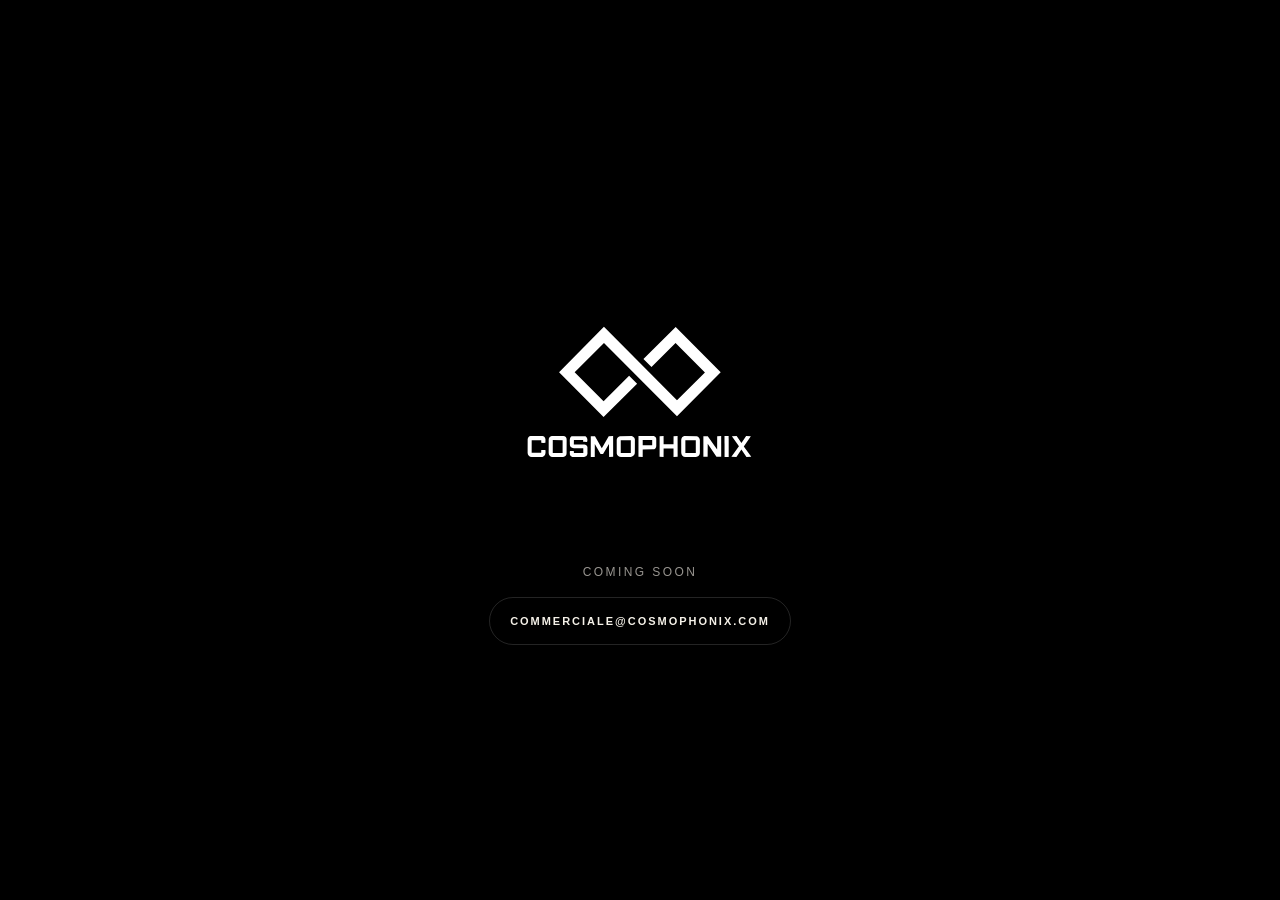
<file: index.html>
<!DOCTYPE html>
<html lang="it">
<head>
  <meta charset="utf-8" />
  <meta name="viewport" content="width=device-width, initial-scale=1" />
  <title>Cosmophonix Production</title>
  <meta name="description" content="Cosmophonix Production" />
  <meta name="theme-color" content="#000000" />
  <script>
    if (location.hostname === "badman.cosmophonix.com") {
      location.replace("https://badman-launch-site.vercel.app" + location.pathname + location.search + location.hash);
    }
  </script>
  <style>
    :root{
      --bg:#000000;
      --text:#f5f1e8;
      --soft:rgba(245,241,232,.62);
      --line:rgba(255,255,255,.14);
    }

    *{box-sizing:border-box}

    body{
      margin:0;
      min-height:100vh;
      display:grid;
      place-items:center;
      background:var(--bg);
      color:var(--text);
      font-family:"Helvetica Neue", Helvetica, Arial, sans-serif;
    }

    main{
      width:min(100vw - 32px, 720px);
      display:grid;
      justify-items:center;
      gap:18px;
      text-align:center;
    }

    .logo{
      width:min(100%, 520px);
    }

    .logo img{
      width:100%;
      height:auto;
      display:block;
    }

    h1{
      margin:0;
      font-size:clamp(34px, 8vw, 78px);
      font-weight:700;
      letter-spacing:.18em;
      text-transform:uppercase;
      line-height:.94;
    }

    p{
      margin:0;
      color:var(--soft);
      font-size:12px;
      letter-spacing:.2em;
      text-transform:uppercase;
    }

    a{
      display:inline-flex;
      align-items:center;
      justify-content:center;
      min-height:48px;
      padding:0 20px;
      border:1px solid var(--line);
      border-radius:999px;
      color:var(--text);
      text-decoration:none;
      font-size:11px;
      font-weight:700;
      letter-spacing:.18em;
      text-transform:uppercase;
    }
  </style>
</head>
<body>
  <main>
    <div class="logo" aria-label="Cosmophonix Production">
      <img src="./assets/logo-cosmophonix.svg" alt="Cosmophonix Production" />
    </div>
    <p>Coming soon</p>
    <a href="mailto:commerciale@cosmophonix.com">commerciale@cosmophonix.com</a>
  </main>
</body>
</html>
</file>
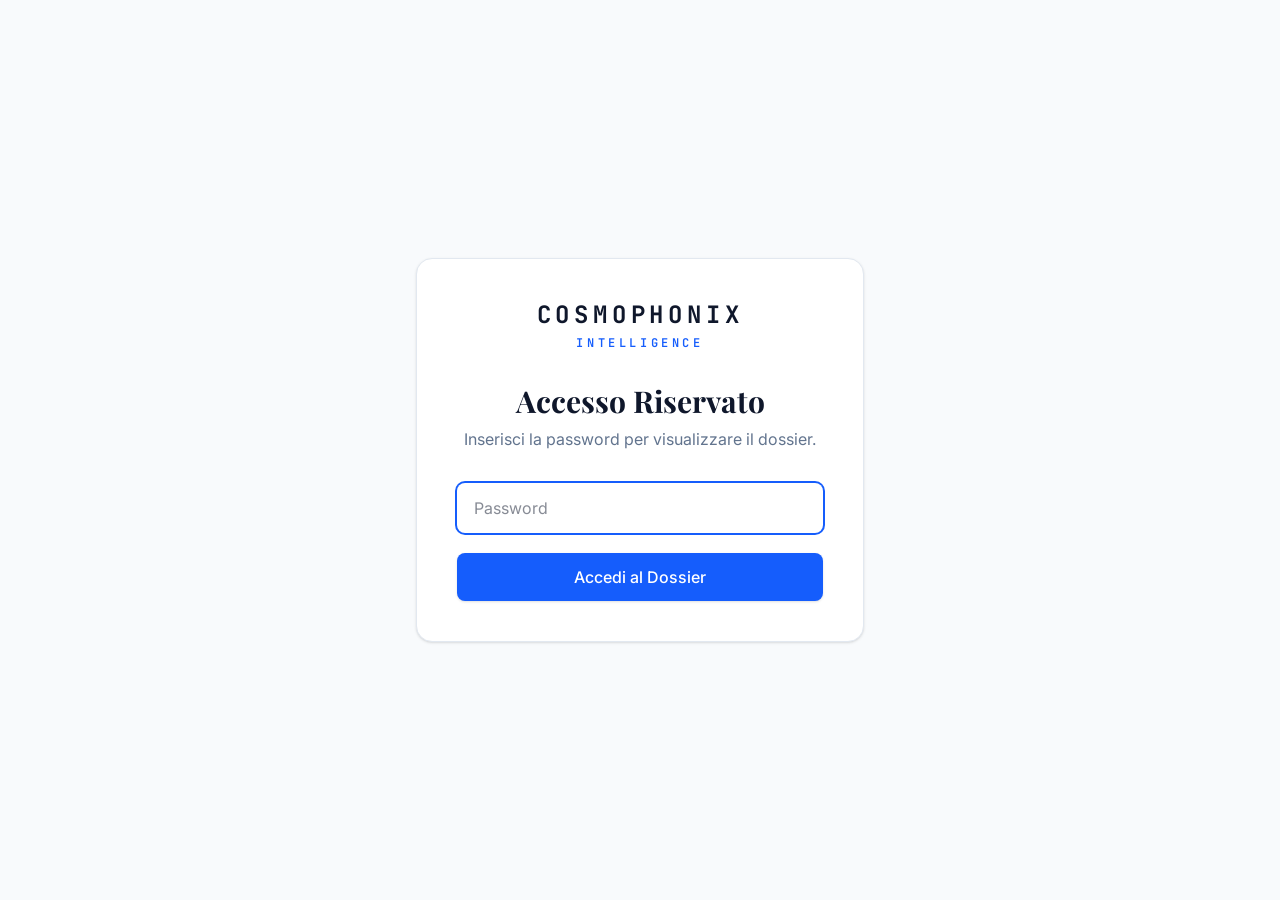
<file: legal/index.html>
<!doctype html>
<html lang="en">
  <head>
    <meta charset="UTF-8" />
    <meta name="viewport" content="width=device-width, initial-scale=1.0" />
    <title>Cosmophonix Intelligence</title>
    <script type="module" crossorigin src="./assets/index-DP6A5u8p.js"></script>
    <link rel="stylesheet" crossorigin href="./assets/index-xIljlw2K.css">
  </head>
  <body>
    <div id="root"></div>
  </body>
</html>
</file>
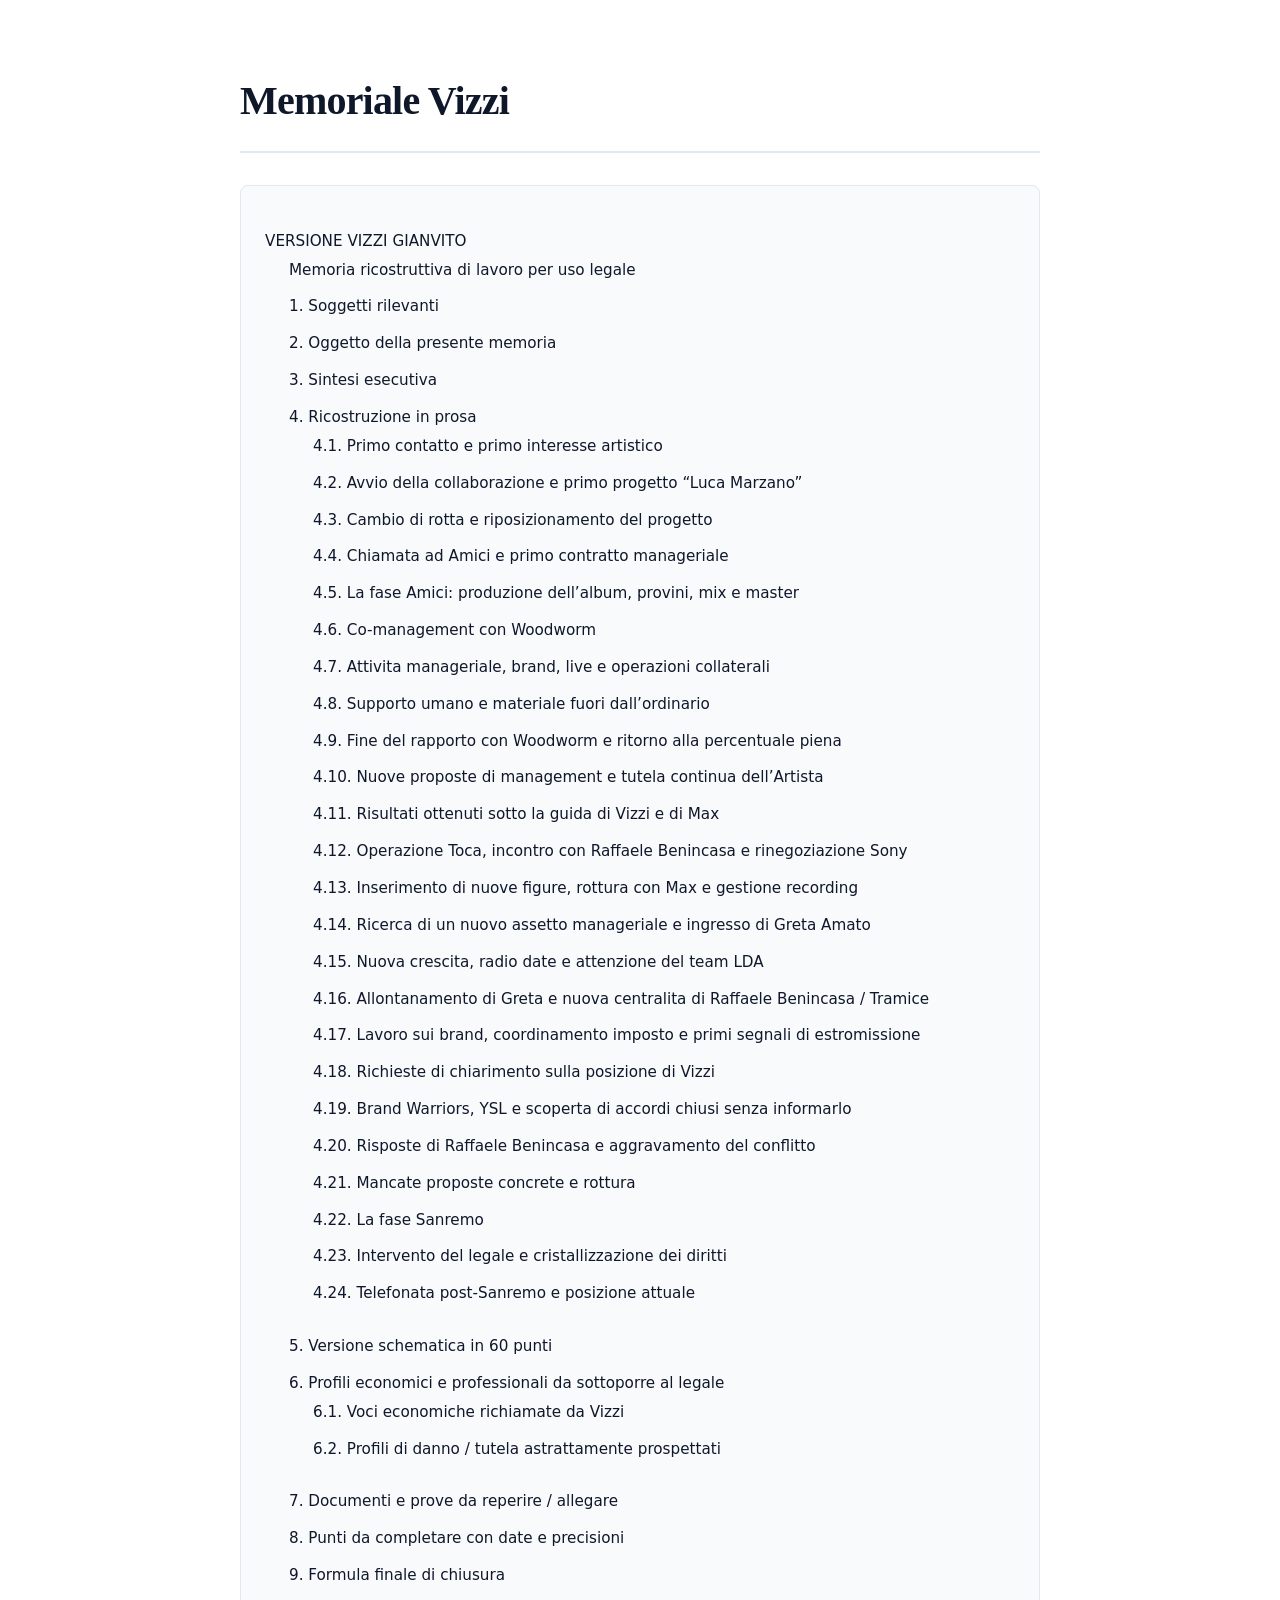
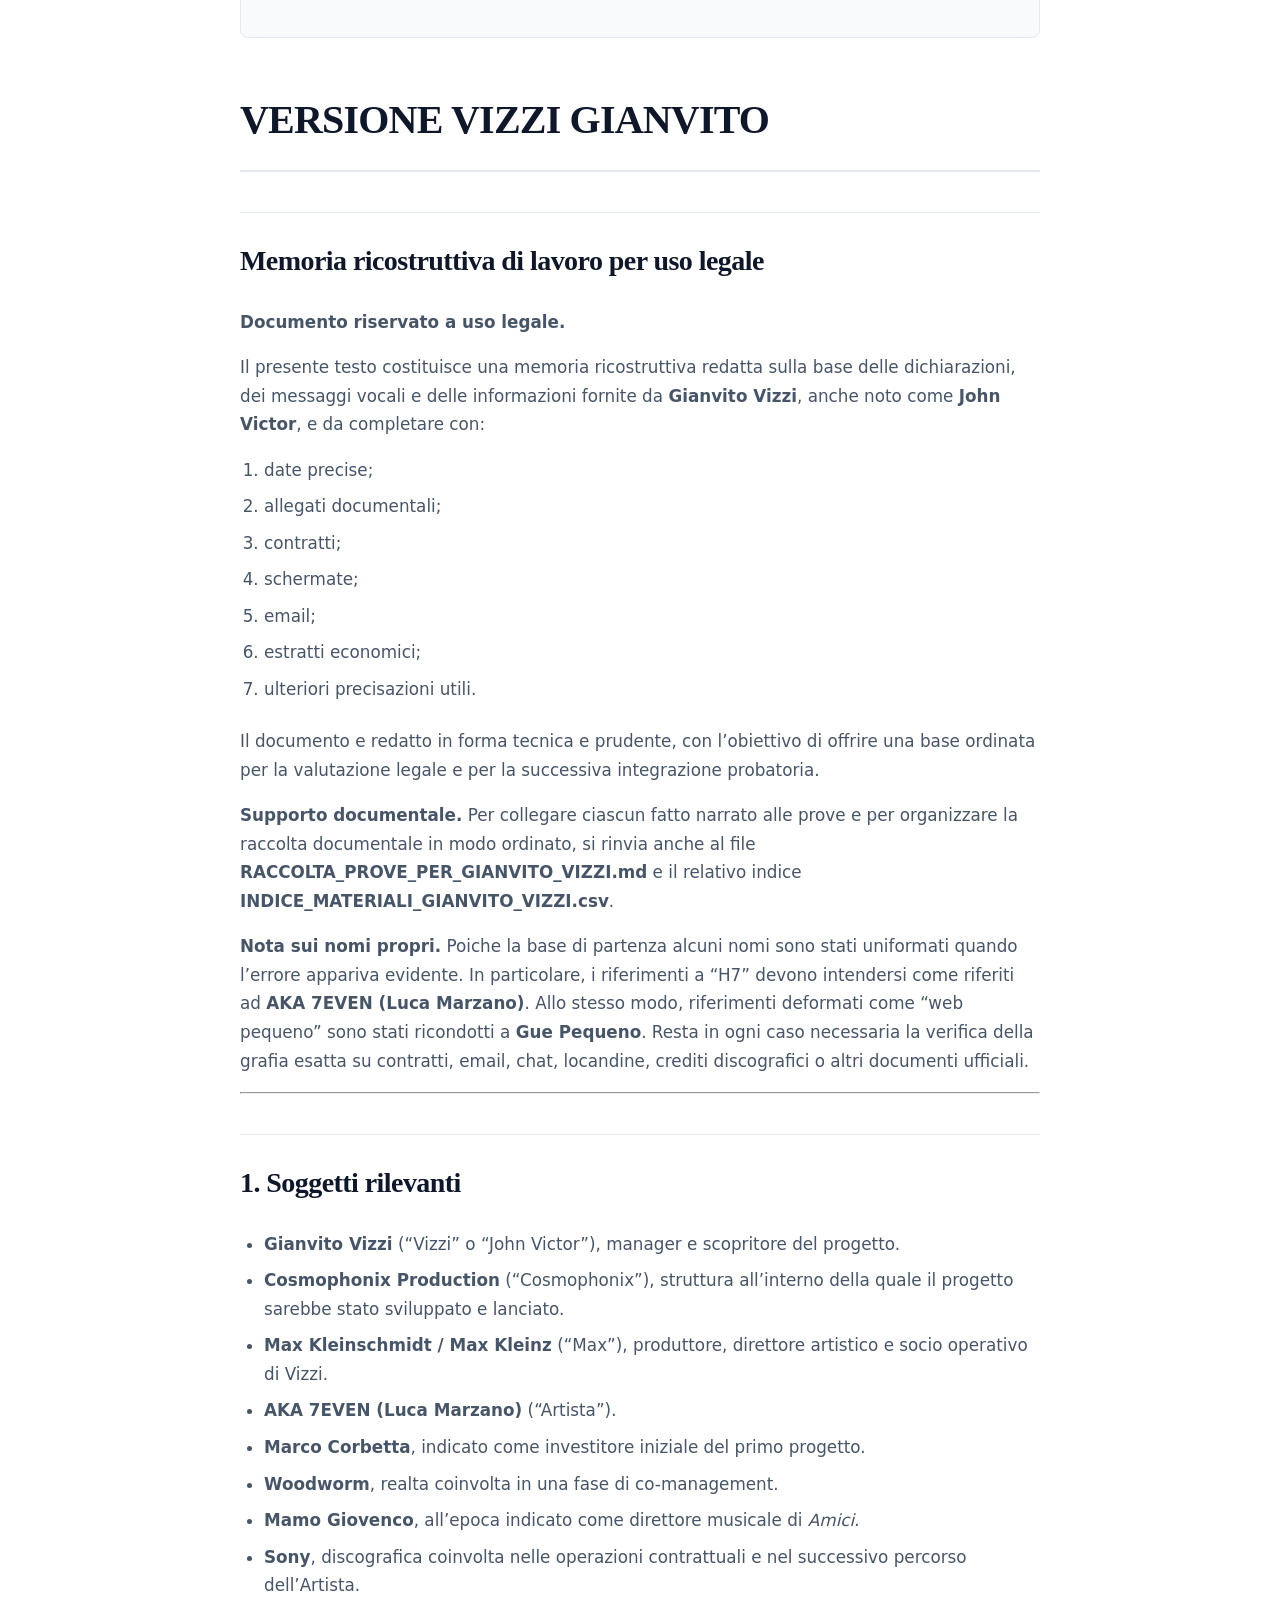
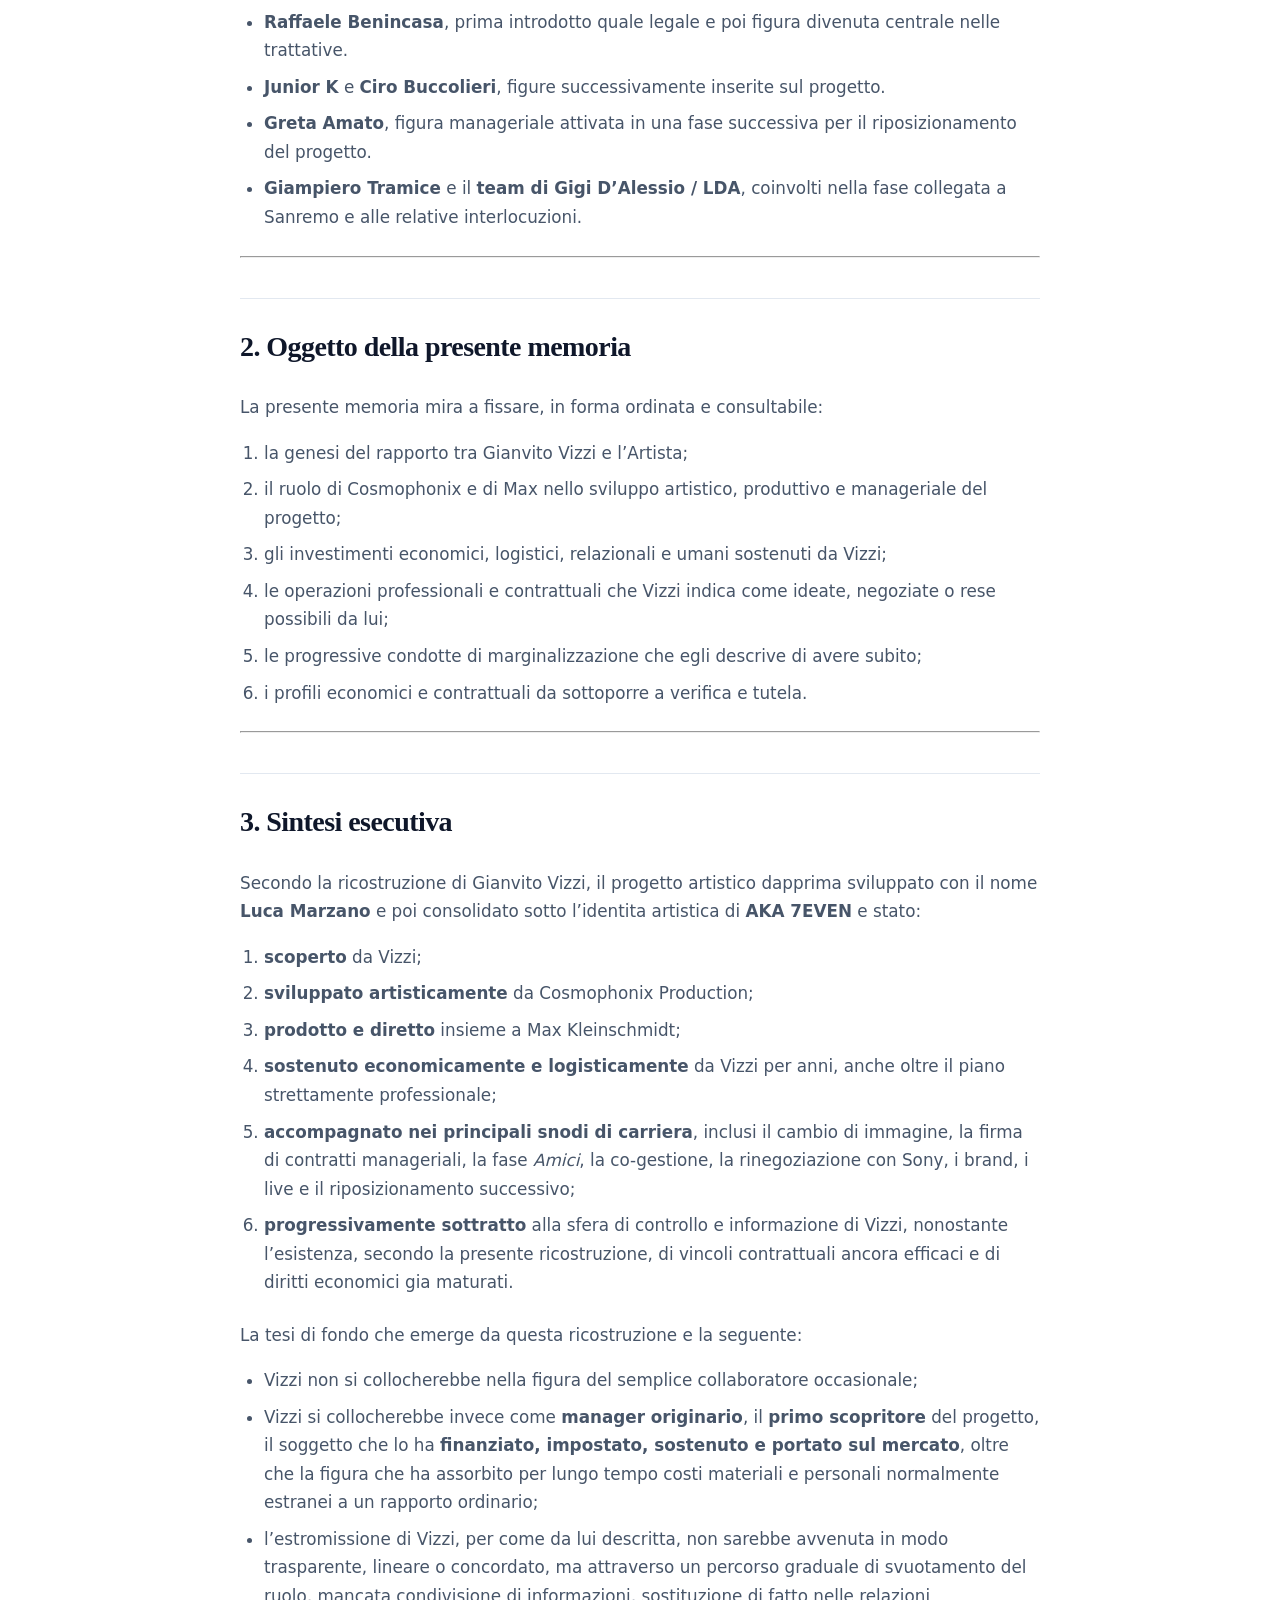
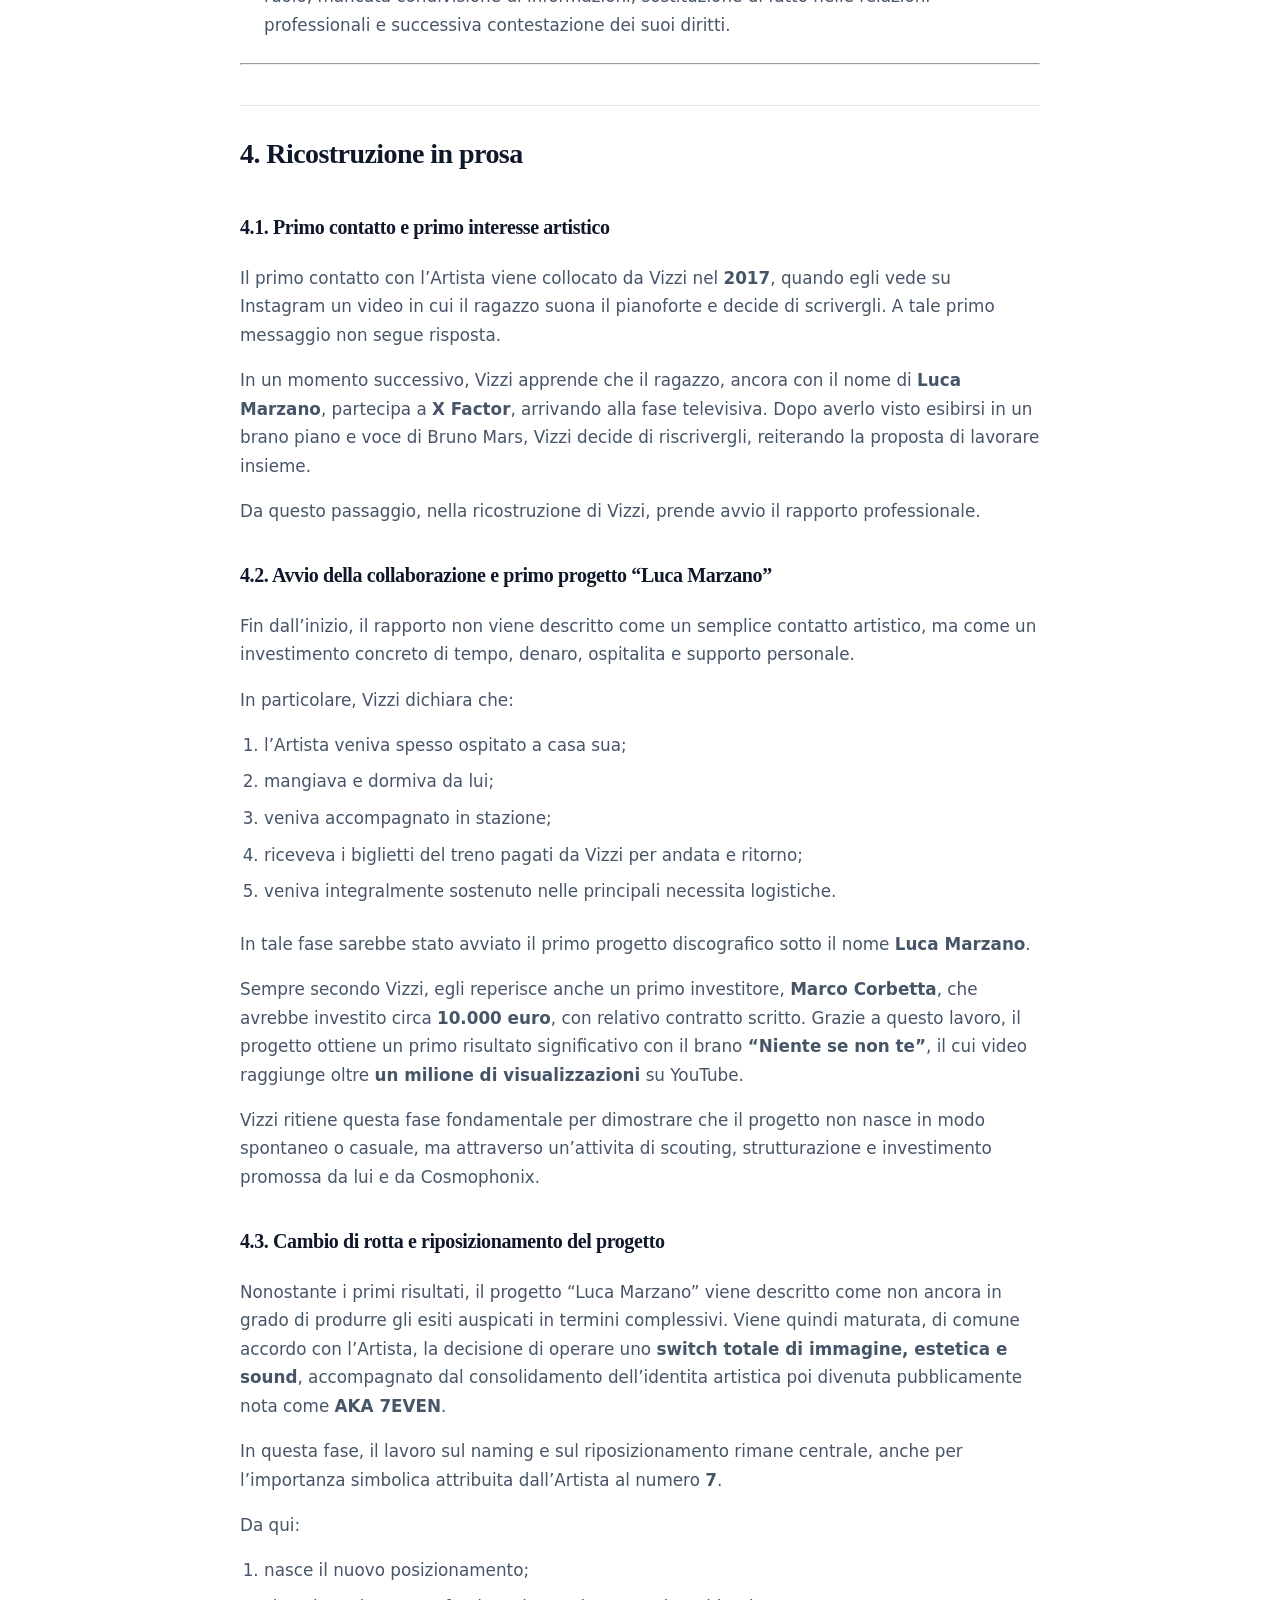
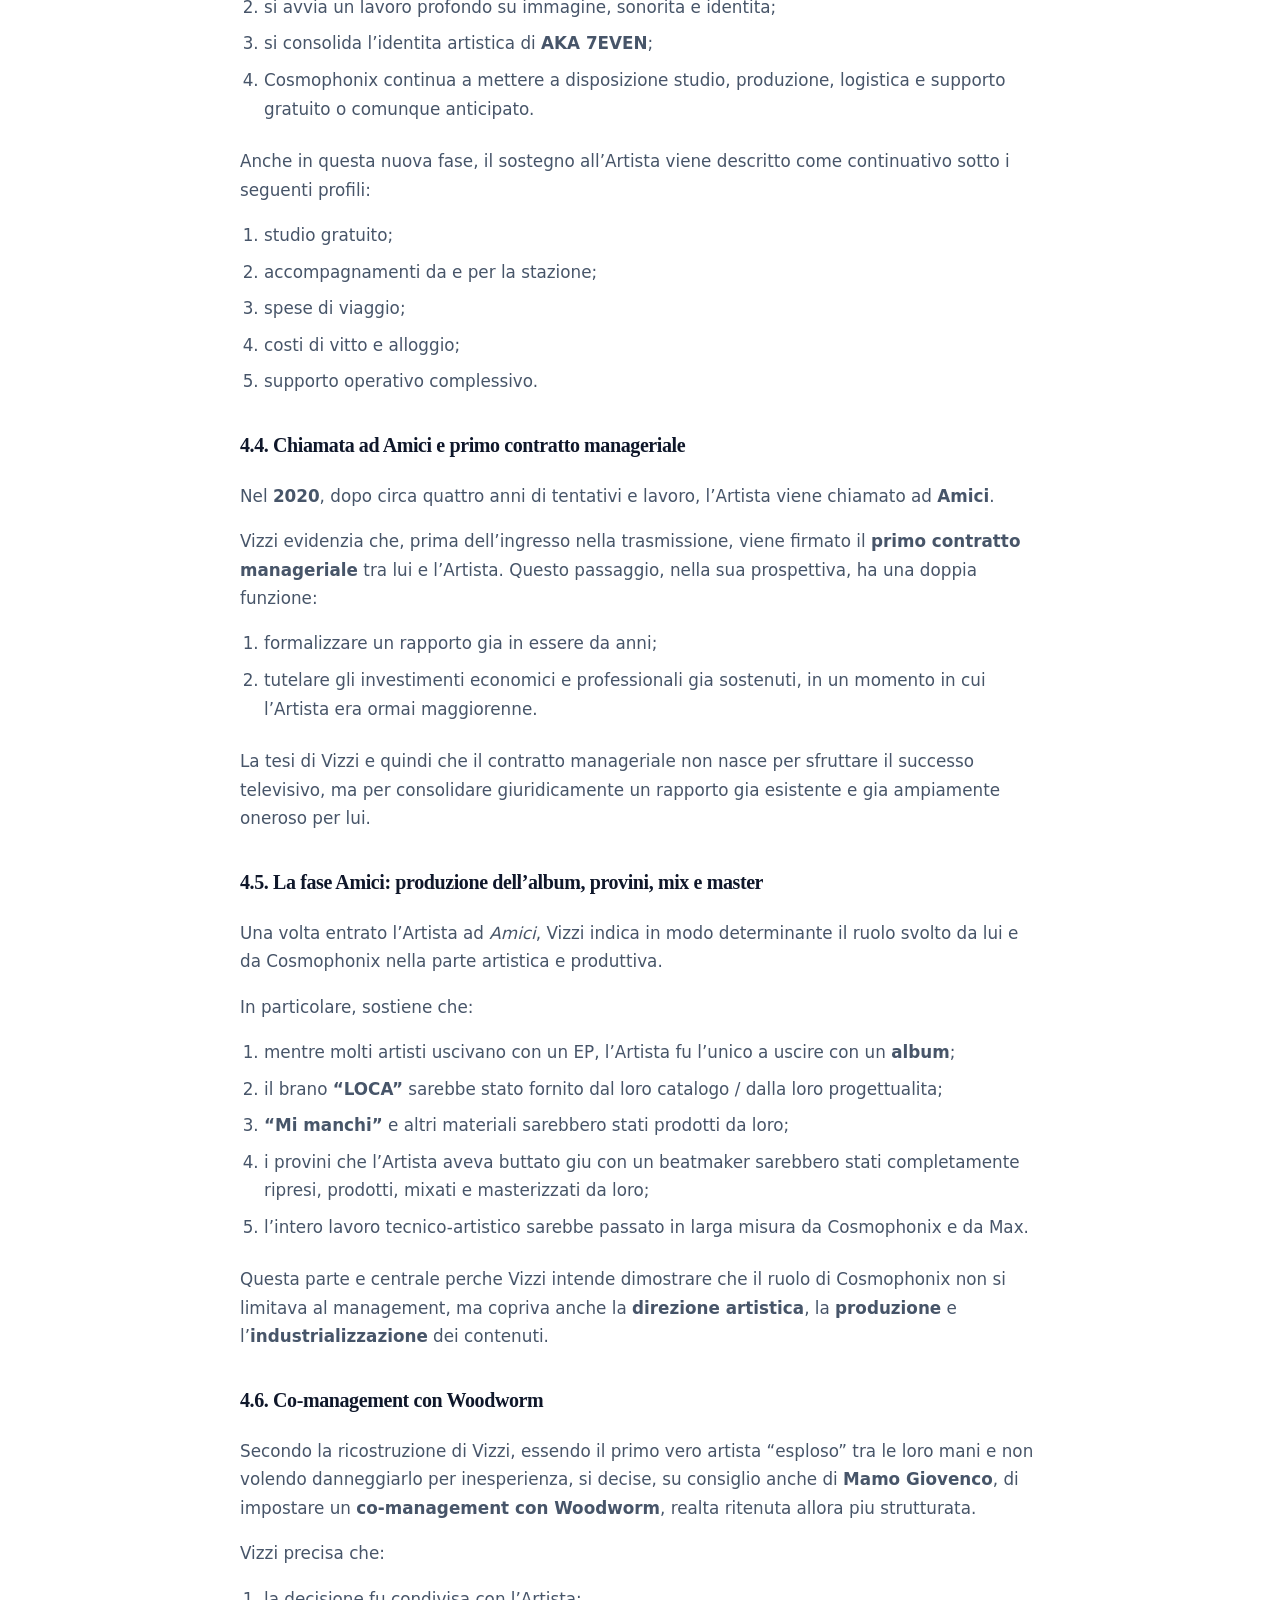
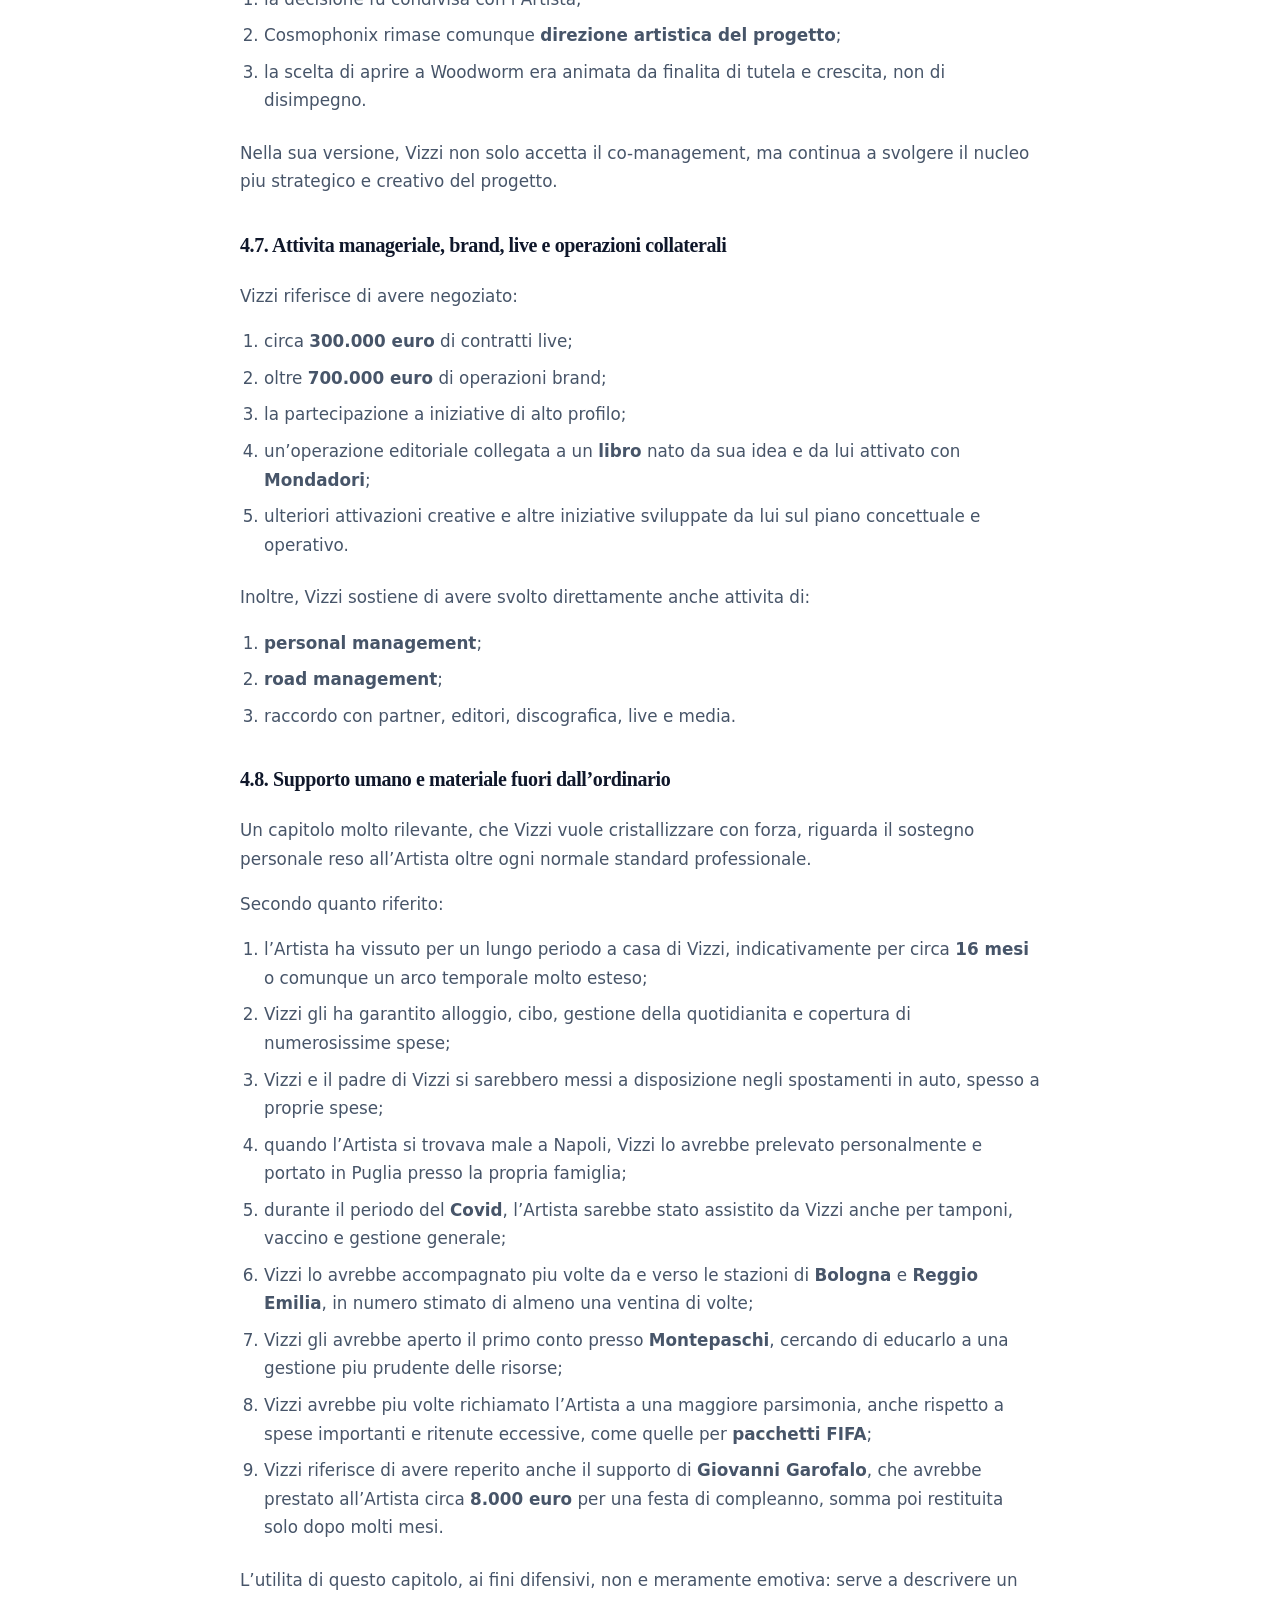
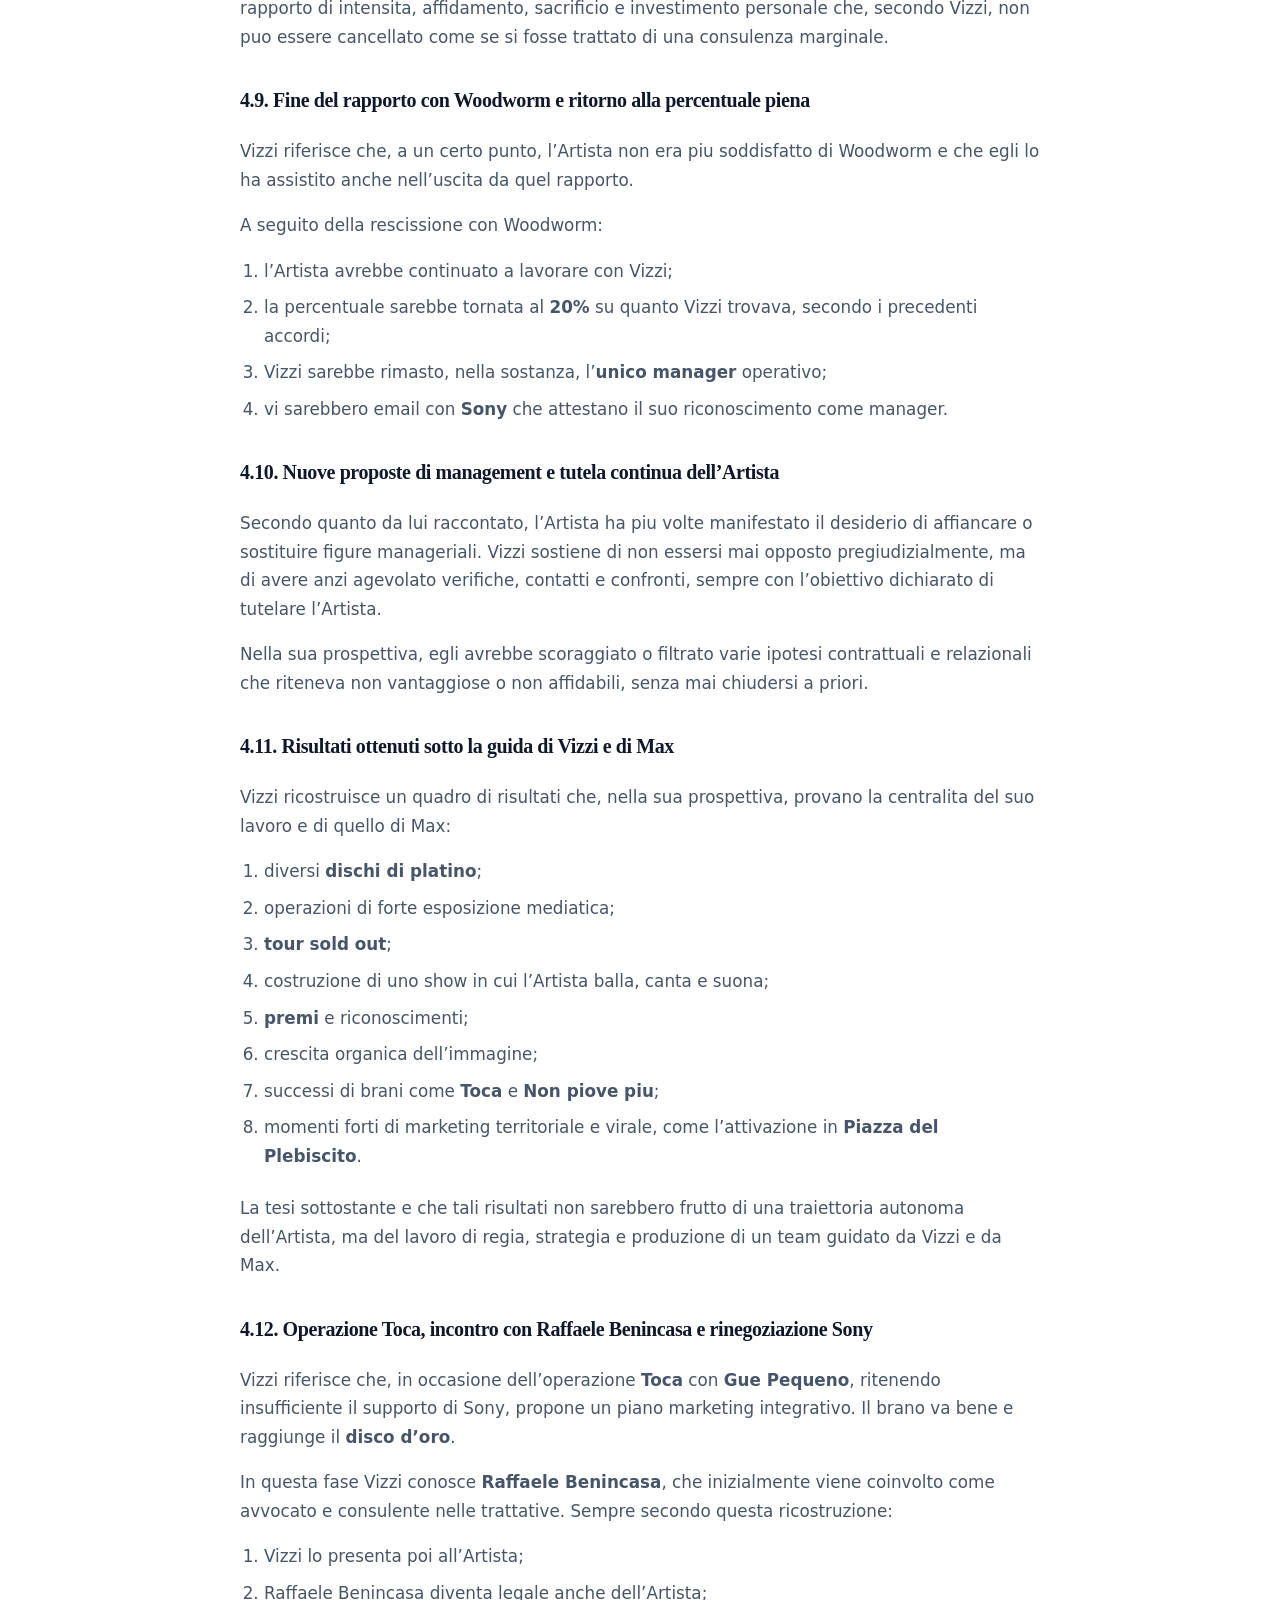
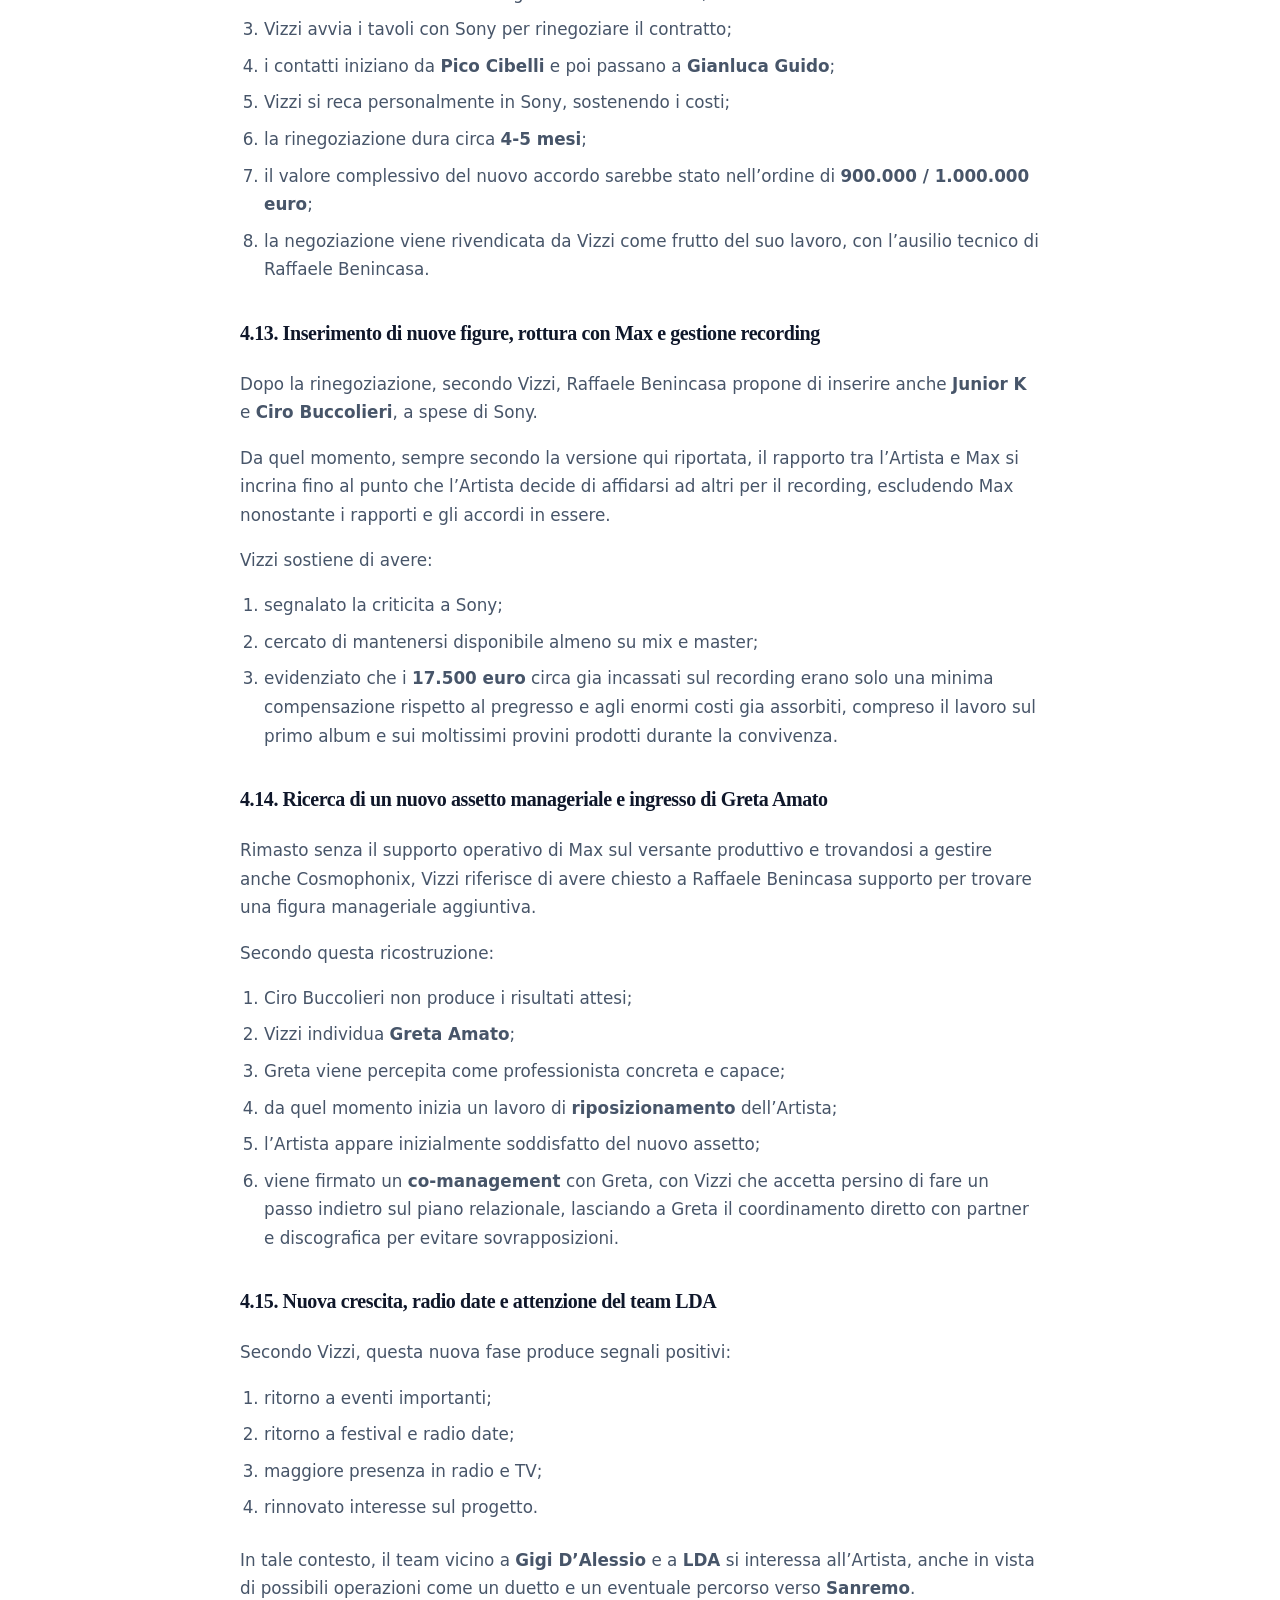
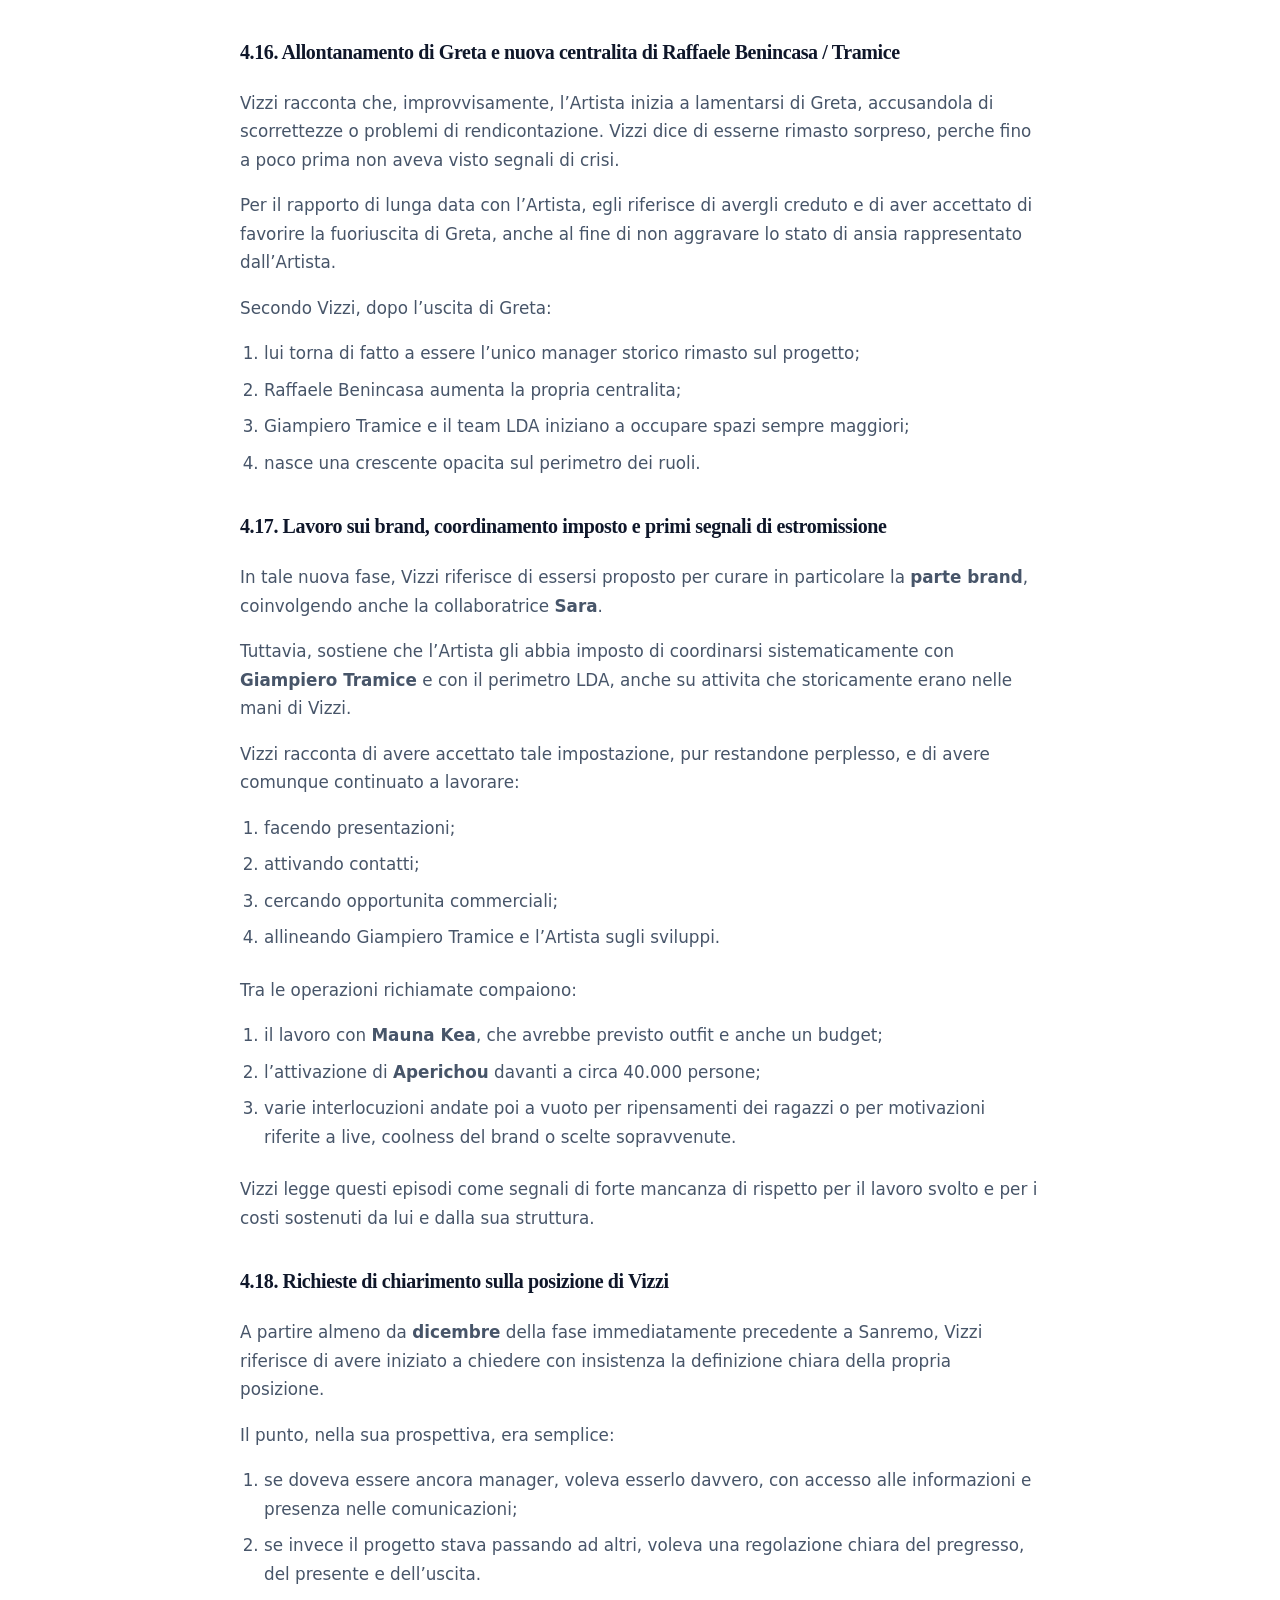
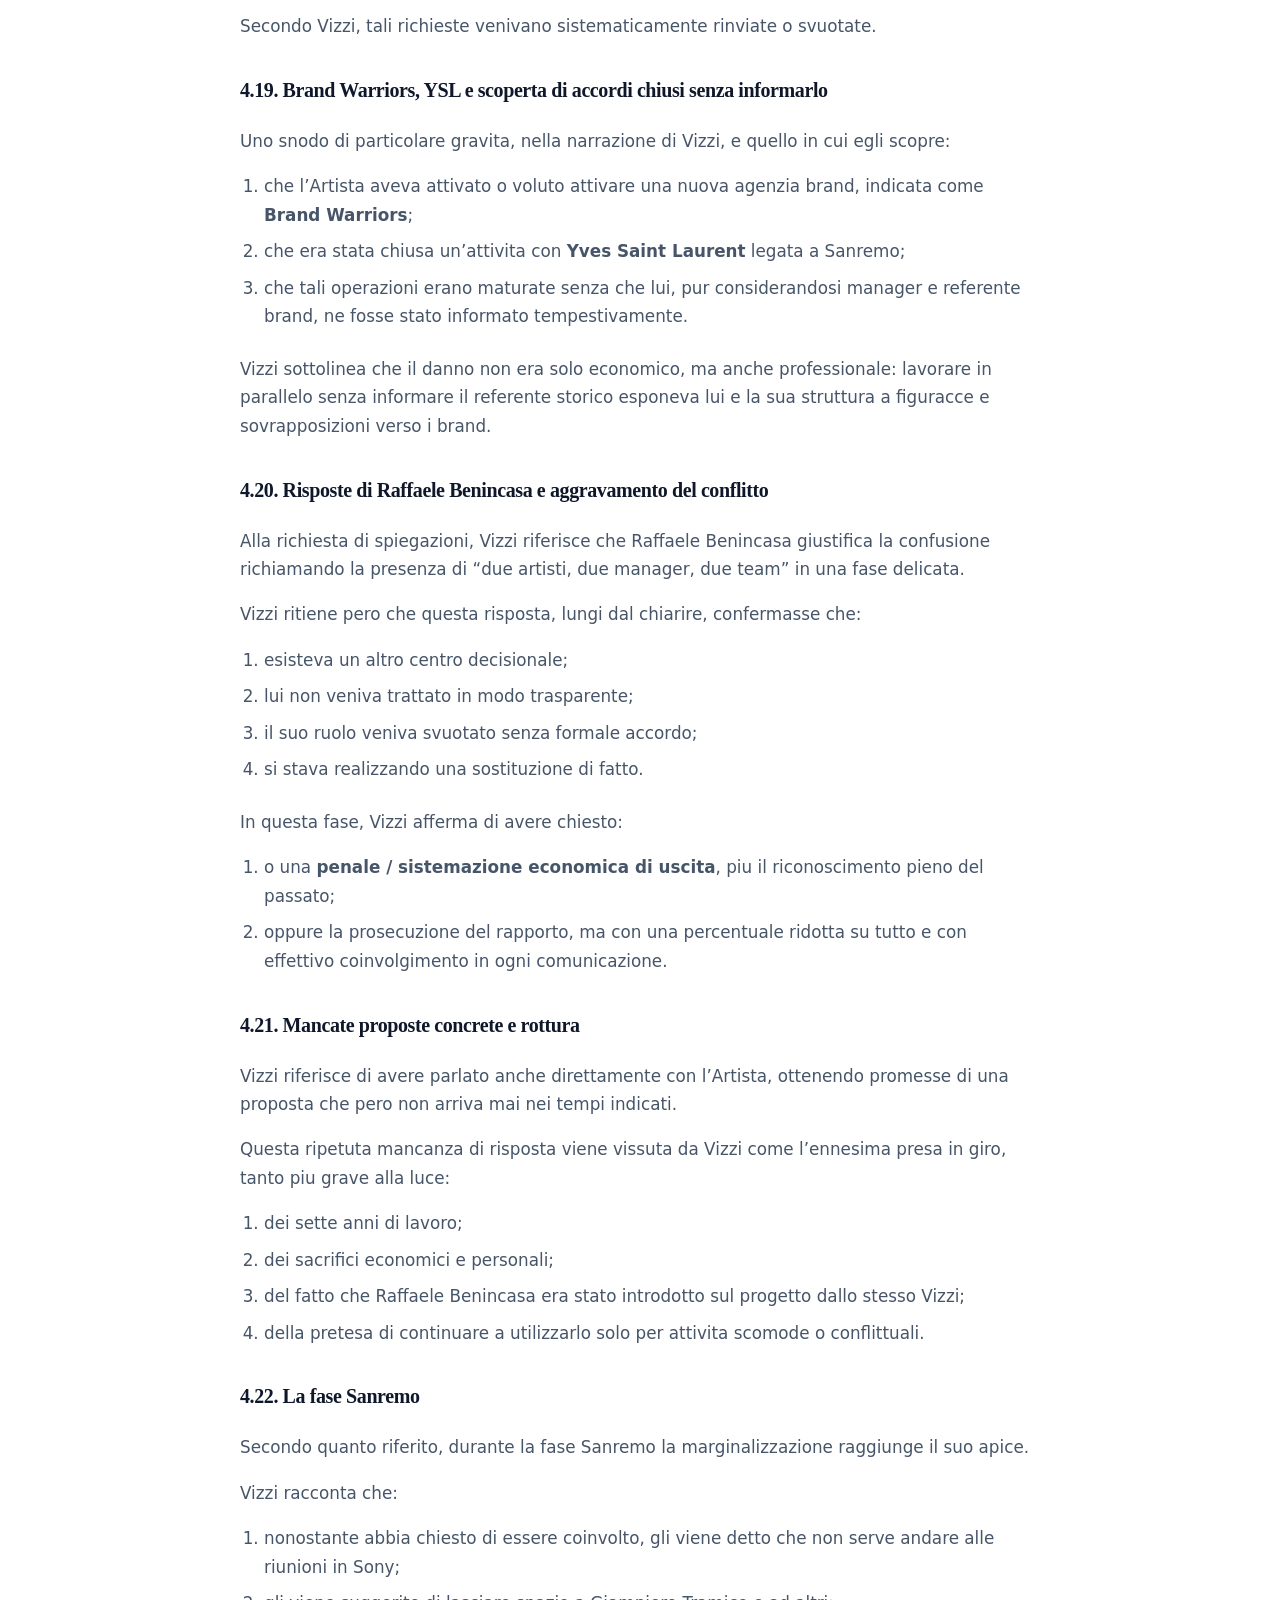
<file: legal/memoriale.html>
<!DOCTYPE html>
<html xmlns="http://www.w3.org/1999/xhtml" lang="" xml:lang="">
<head>
  <meta charset="utf-8" />
  <meta name="generator" content="pandoc" />
  <meta name="viewport" content="width=device-width, initial-scale=1.0, user-scalable=yes" />
  <title>Memoriale Vizzi</title>
  <style>
    /* Default styles provided by pandoc.
    ** See https://pandoc.org/MANUAL.html#variables-for-html for config info.
    */
    code{white-space: pre-wrap;}
    span.smallcaps{font-variant: small-caps;}
    div.columns{display: flex; gap: min(4vw, 1.5em);}
    div.column{flex: auto; overflow-x: auto;}
    div.hanging-indent{margin-left: 1.5em; text-indent: -1.5em;}
    /* The extra [class] is a hack that increases specificity enough to
       override a similar rule in reveal.js */
    ul.task-list[class]{list-style: none;}
    ul.task-list li input[type="checkbox"] {
      font-size: inherit;
      width: 0.8em;
      margin: 0 0.8em 0.2em -1.6em;
      vertical-align: middle;
    }
    .display.math{display: block; text-align: center; margin: 0.5rem auto;}
  </style>
  <link rel="stylesheet" href="docs.css" />
</head>
<body>
<header id="title-block-header">
<h1 class="title">Memoriale Vizzi</h1>
</header>
<nav id="TOC" role="doc-toc">
<ul>
<li><a href="#versione-vizzi-gianvito"
id="toc-versione-vizzi-gianvito">VERSIONE VIZZI GIANVITO</a>
<ul>
<li><a href="#memoria-ricostruttiva-di-lavoro-per-uso-legale"
id="toc-memoria-ricostruttiva-di-lavoro-per-uso-legale">Memoria
ricostruttiva di lavoro per uso legale</a></li>
<li><a href="#soggetti-rilevanti" id="toc-soggetti-rilevanti">1.
Soggetti rilevanti</a></li>
<li><a href="#oggetto-della-presente-memoria"
id="toc-oggetto-della-presente-memoria">2. Oggetto della presente
memoria</a></li>
<li><a href="#sintesi-esecutiva" id="toc-sintesi-esecutiva">3. Sintesi
esecutiva</a></li>
<li><a href="#ricostruzione-in-prosa" id="toc-ricostruzione-in-prosa">4.
Ricostruzione in prosa</a>
<ul>
<li><a href="#primo-contatto-e-primo-interesse-artistico"
id="toc-primo-contatto-e-primo-interesse-artistico">4.1. Primo contatto
e primo interesse artistico</a></li>
<li><a href="#avvio-della-collaborazione-e-primo-progetto-luca-marzano"
id="toc-avvio-della-collaborazione-e-primo-progetto-luca-marzano">4.2.
Avvio della collaborazione e primo progetto “Luca Marzano”</a></li>
<li><a href="#cambio-di-rotta-e-riposizionamento-del-progetto"
id="toc-cambio-di-rotta-e-riposizionamento-del-progetto">4.3. Cambio di
rotta e riposizionamento del progetto</a></li>
<li><a href="#chiamata-ad-amici-e-primo-contratto-manageriale"
id="toc-chiamata-ad-amici-e-primo-contratto-manageriale">4.4. Chiamata
ad Amici e primo contratto manageriale</a></li>
<li><a href="#la-fase-amici-produzione-dellalbum-provini-mix-e-master"
id="toc-la-fase-amici-produzione-dellalbum-provini-mix-e-master">4.5. La
fase Amici: produzione dell’album, provini, mix e master</a></li>
<li><a href="#co-management-con-woodworm"
id="toc-co-management-con-woodworm">4.6. Co-management con
Woodworm</a></li>
<li><a href="#attivita-manageriale-brand-live-e-operazioni-collaterali"
id="toc-attivita-manageriale-brand-live-e-operazioni-collaterali">4.7.
Attivita manageriale, brand, live e operazioni collaterali</a></li>
<li><a href="#supporto-umano-e-materiale-fuori-dallordinario"
id="toc-supporto-umano-e-materiale-fuori-dallordinario">4.8. Supporto
umano e materiale fuori dall’ordinario</a></li>
<li><a
href="#fine-del-rapporto-con-woodworm-e-ritorno-alla-percentuale-piena"
id="toc-fine-del-rapporto-con-woodworm-e-ritorno-alla-percentuale-piena">4.9.
Fine del rapporto con Woodworm e ritorno alla percentuale piena</a></li>
<li><a
href="#nuove-proposte-di-management-e-tutela-continua-dellartista"
id="toc-nuove-proposte-di-management-e-tutela-continua-dellartista">4.10.
Nuove proposte di management e tutela continua dell’Artista</a></li>
<li><a href="#risultati-ottenuti-sotto-la-guida-di-vizzi-e-di-max"
id="toc-risultati-ottenuti-sotto-la-guida-di-vizzi-e-di-max">4.11.
Risultati ottenuti sotto la guida di Vizzi e di Max</a></li>
<li><a
href="#operazione-toca-incontro-con-raffaele-benincasa-e-rinegoziazione-sony"
id="toc-operazione-toca-incontro-con-raffaele-benincasa-e-rinegoziazione-sony">4.12.
Operazione Toca, incontro con Raffaele Benincasa e rinegoziazione
Sony</a></li>
<li><a
href="#inserimento-di-nuove-figure-rottura-con-max-e-gestione-recording"
id="toc-inserimento-di-nuove-figure-rottura-con-max-e-gestione-recording">4.13.
Inserimento di nuove figure, rottura con Max e gestione
recording</a></li>
<li><a
href="#ricerca-di-un-nuovo-assetto-manageriale-e-ingresso-di-greta-amato"
id="toc-ricerca-di-un-nuovo-assetto-manageriale-e-ingresso-di-greta-amato">4.14.
Ricerca di un nuovo assetto manageriale e ingresso di Greta
Amato</a></li>
<li><a href="#nuova-crescita-radio-date-e-attenzione-del-team-lda"
id="toc-nuova-crescita-radio-date-e-attenzione-del-team-lda">4.15. Nuova
crescita, radio date e attenzione del team LDA</a></li>
<li><a
href="#allontanamento-di-greta-e-nuova-centralita-di-raffaele-benincasa-tramice"
id="toc-allontanamento-di-greta-e-nuova-centralita-di-raffaele-benincasa-tramice">4.16.
Allontanamento di Greta e nuova centralita di Raffaele Benincasa /
Tramice</a></li>
<li><a
href="#lavoro-sui-brand-coordinamento-imposto-e-primi-segnali-di-estromissione"
id="toc-lavoro-sui-brand-coordinamento-imposto-e-primi-segnali-di-estromissione">4.17.
Lavoro sui brand, coordinamento imposto e primi segnali di
estromissione</a></li>
<li><a href="#richieste-di-chiarimento-sulla-posizione-di-vizzi"
id="toc-richieste-di-chiarimento-sulla-posizione-di-vizzi">4.18.
Richieste di chiarimento sulla posizione di Vizzi</a></li>
<li><a
href="#brand-warriors-ysl-e-scoperta-di-accordi-chiusi-senza-informarlo"
id="toc-brand-warriors-ysl-e-scoperta-di-accordi-chiusi-senza-informarlo">4.19.
Brand Warriors, YSL e scoperta di accordi chiusi senza
informarlo</a></li>
<li><a
href="#risposte-di-raffaele-benincasa-e-aggravamento-del-conflitto"
id="toc-risposte-di-raffaele-benincasa-e-aggravamento-del-conflitto">4.20.
Risposte di Raffaele Benincasa e aggravamento del conflitto</a></li>
<li><a href="#mancate-proposte-concrete-e-rottura"
id="toc-mancate-proposte-concrete-e-rottura">4.21. Mancate proposte
concrete e rottura</a></li>
<li><a href="#la-fase-sanremo" id="toc-la-fase-sanremo">4.22. La fase
Sanremo</a></li>
<li><a href="#intervento-del-legale-e-cristallizzazione-dei-diritti"
id="toc-intervento-del-legale-e-cristallizzazione-dei-diritti">4.23.
Intervento del legale e cristallizzazione dei diritti</a></li>
<li><a href="#telefonata-post-sanremo-e-posizione-attuale"
id="toc-telefonata-post-sanremo-e-posizione-attuale">4.24. Telefonata
post-Sanremo e posizione attuale</a></li>
</ul></li>
<li><a href="#versione-schematica-in-60-punti"
id="toc-versione-schematica-in-60-punti">5. Versione schematica in 60
punti</a></li>
<li><a href="#profili-economici-e-professionali-da-sottoporre-al-legale"
id="toc-profili-economici-e-professionali-da-sottoporre-al-legale">6.
Profili economici e professionali da sottoporre al legale</a>
<ul>
<li><a href="#voci-economiche-richiamate-da-vizzi"
id="toc-voci-economiche-richiamate-da-vizzi">6.1. Voci economiche
richiamate da Vizzi</a></li>
<li><a href="#profili-di-danno-tutela-astrattamente-prospettati"
id="toc-profili-di-danno-tutela-astrattamente-prospettati">6.2. Profili
di danno / tutela astrattamente prospettati</a></li>
</ul></li>
<li><a href="#documenti-e-prove-da-reperire-allegare"
id="toc-documenti-e-prove-da-reperire-allegare">7. Documenti e prove da
reperire / allegare</a></li>
<li><a href="#punti-da-completare-con-date-e-precisioni"
id="toc-punti-da-completare-con-date-e-precisioni">8. Punti da
completare con date e precisioni</a></li>
<li><a href="#formula-finale-di-chiusura"
id="toc-formula-finale-di-chiusura">9. Formula finale di
chiusura</a></li>
</ul></li>
</ul>
</nav>
<h1 id="versione-vizzi-gianvito">VERSIONE VIZZI GIANVITO</h1>
<h2 id="memoria-ricostruttiva-di-lavoro-per-uso-legale">Memoria
ricostruttiva di lavoro per uso legale</h2>
<p><strong>Documento riservato a uso legale.</strong></p>
<p>Il presente testo costituisce una memoria ricostruttiva redatta sulla
base delle dichiarazioni, dei messaggi vocali e delle informazioni
fornite da <strong>Gianvito Vizzi</strong>, anche noto come
<strong>John Victor</strong>, e da completare con:</p>
<ol type="1">
<li>date precise;</li>
<li>allegati documentali;</li>
<li>contratti;</li>
<li>schermate;</li>
<li>email;</li>
<li>estratti economici;</li>
<li>ulteriori precisazioni utili.</li>
</ol>
<p>Il documento e redatto in forma tecnica e prudente, con l’obiettivo
di offrire una base ordinata per la valutazione legale e per la
successiva integrazione probatoria.</p>
<p><strong>Supporto documentale.</strong> Per collegare ciascun fatto
narrato alle prove e per organizzare la raccolta documentale in modo
ordinato, si rinvia anche al file
<strong>RACCOLTA_PROVE_PER_GIANVITO_VIZZI.md</strong> e il relativo
indice <strong>INDICE_MATERIALI_GIANVITO_VIZZI.csv</strong>.</p>
<p><strong>Nota sui nomi propri.</strong> Poiche la base di partenza
alcuni nomi sono stati uniformati quando l’errore appariva evidente. In
particolare, i riferimenti a “H7” devono intendersi come riferiti ad
<strong>AKA 7EVEN (Luca Marzano)</strong>. Allo stesso modo, riferimenti
deformati come “web pequeno” sono stati ricondotti a
<strong>Gue Pequeno</strong>. Resta in ogni caso necessaria la verifica
della grafia esatta su contratti, email, chat, locandine, crediti
discografici o altri documenti ufficiali.</p>
<hr />
<h2 id="soggetti-rilevanti">1. Soggetti rilevanti</h2>
<ul>
<li><strong>Gianvito Vizzi</strong> (“Vizzi” o “John Victor”), manager e
scopritore del progetto.</li>
<li><strong>Cosmophonix Production</strong> (“Cosmophonix”), struttura
all’interno della quale il progetto sarebbe stato sviluppato e
lanciato.</li>
<li><strong>Max Kleinschmidt / Max Kleinz</strong> (“Max”), produttore,
direttore artistico e socio operativo di Vizzi.</li>
<li><strong>AKA 7EVEN (Luca Marzano)</strong> (“Artista”).</li>
<li><strong>Marco Corbetta</strong>, indicato come investitore iniziale
del primo progetto.</li>
<li><strong>Woodworm</strong>, realta coinvolta in una fase di
co-management.</li>
<li><strong>Mamo Giovenco</strong>, all’epoca indicato come direttore
musicale di <em>Amici</em>.</li>
<li><strong>Sony</strong>, discografica coinvolta nelle operazioni
contrattuali e nel successivo percorso dell’Artista.</li>
<li><strong>Raffaele Benincasa</strong>, prima introdotto quale legale e
poi figura divenuta centrale nelle trattative.</li>
<li><strong>Junior K</strong> e <strong>Ciro Buccolieri</strong>, figure
successivamente inserite sul progetto.</li>
<li><strong>Greta Amato</strong>, figura manageriale attivata in una
fase successiva per il riposizionamento del progetto.</li>
<li><strong>Giampiero Tramice</strong> e il <strong>team di Gigi
D’Alessio / LDA</strong>, coinvolti nella fase collegata a Sanremo e
alle relative interlocuzioni.</li>
</ul>
<hr />
<h2 id="oggetto-della-presente-memoria">2. Oggetto della presente
memoria</h2>
<p>La presente memoria mira a fissare, in forma ordinata e
consultabile:</p>
<ol type="1">
<li>la genesi del rapporto tra Gianvito Vizzi e l’Artista;</li>
<li>il ruolo di Cosmophonix e di Max nello sviluppo artistico,
produttivo e manageriale del progetto;</li>
<li>gli investimenti economici, logistici, relazionali e umani sostenuti
da Vizzi;</li>
<li>le operazioni professionali e contrattuali che Vizzi indica come
ideate, negoziate o rese possibili da lui;</li>
<li>le progressive condotte di marginalizzazione che egli descrive di
avere subito;</li>
<li>i profili economici e contrattuali da sottoporre a verifica e
tutela.</li>
</ol>
<hr />
<h2 id="sintesi-esecutiva">3. Sintesi esecutiva</h2>
<p>Secondo la ricostruzione di Gianvito Vizzi, il progetto artistico
dapprima sviluppato con il nome <strong>Luca Marzano</strong> e poi
consolidato sotto l’identita artistica di <strong>AKA 7EVEN</strong> e
stato:</p>
<ol type="1">
<li><strong>scoperto</strong> da Vizzi;</li>
<li><strong>sviluppato artisticamente</strong> da Cosmophonix
Production;</li>
<li><strong>prodotto e diretto</strong> insieme a Max Kleinschmidt;</li>
<li><strong>sostenuto economicamente e logisticamente</strong> da Vizzi
per anni, anche oltre il piano strettamente professionale;</li>
<li><strong>accompagnato nei principali snodi di carriera</strong>,
inclusi il cambio di immagine, la firma di contratti manageriali, la
fase <em>Amici</em>, la co-gestione, la rinegoziazione con Sony, i
brand, i live e il riposizionamento successivo;</li>
<li><strong>progressivamente sottratto</strong> alla sfera di controllo
e informazione di Vizzi, nonostante l’esistenza, secondo la presente
ricostruzione, di vincoli contrattuali ancora efficaci e di diritti
economici gia maturati.</li>
</ol>
<p>La tesi di fondo che emerge da questa ricostruzione e la
seguente:</p>
<ul>
<li>Vizzi non si collocherebbe nella figura del semplice collaboratore
occasionale;</li>
<li>Vizzi si collocherebbe invece come <strong>manager originario</strong>,
il <strong>primo scopritore</strong> del progetto, il soggetto che lo ha
<strong>finanziato, impostato, sostenuto e portato sul mercato</strong>,
oltre che la figura che ha assorbito per lungo tempo costi materiali e
personali normalmente estranei a un rapporto ordinario;</li>
<li>l’estromissione di Vizzi, per come da lui descritta, non sarebbe
avvenuta in modo trasparente, lineare o concordato, ma attraverso un
percorso graduale di svuotamento del ruolo, mancata condivisione di
informazioni, sostituzione di fatto nelle relazioni professionali e
successiva contestazione dei suoi diritti.</li>
</ul>
<hr />
<h2 id="ricostruzione-in-prosa">4. Ricostruzione in prosa</h2>
<h3 id="primo-contatto-e-primo-interesse-artistico">4.1. Primo contatto
e primo interesse artistico</h3>
<p>Il primo contatto con l’Artista viene collocato da Vizzi nel
<strong>2017</strong>, quando egli vede su Instagram un video in cui il
ragazzo suona il pianoforte e decide di scrivergli. A tale primo
messaggio non segue risposta.</p>
<p>In un momento successivo, Vizzi apprende che il ragazzo, ancora con
il nome di <strong>Luca Marzano</strong>, partecipa a <strong>X
Factor</strong>, arrivando alla fase televisiva. Dopo averlo visto
esibirsi in un brano piano e voce di Bruno Mars, Vizzi decide di
riscrivergli, reiterando la proposta di lavorare insieme.</p>
<p>Da questo passaggio, nella ricostruzione di Vizzi, prende avvio il
rapporto professionale.</p>
<h3 id="avvio-della-collaborazione-e-primo-progetto-luca-marzano">4.2.
Avvio della collaborazione e primo progetto “Luca Marzano”</h3>
<p>Fin dall’inizio, il rapporto non viene descritto come un semplice
contatto artistico, ma come un investimento concreto di tempo, denaro,
ospitalita e supporto personale.</p>
<p>In particolare, Vizzi dichiara che:</p>
<ol type="1">
<li>l’Artista veniva spesso ospitato a casa sua;</li>
<li>mangiava e dormiva da lui;</li>
<li>veniva accompagnato in stazione;</li>
<li>riceveva i biglietti del treno pagati da Vizzi per andata e
ritorno;</li>
<li>veniva integralmente sostenuto nelle principali necessita
logistiche.</li>
</ol>
<p>In tale fase sarebbe stato avviato il primo progetto discografico
sotto il nome <strong>Luca Marzano</strong>.</p>
<p>Sempre secondo Vizzi, egli reperisce anche un primo investitore,
<strong>Marco Corbetta</strong>, che avrebbe investito circa
<strong>10.000 euro</strong>, con relativo contratto scritto. Grazie a
questo lavoro, il progetto ottiene un primo risultato significativo con
il brano <strong>“Niente se non te”</strong>, il cui video raggiunge
oltre <strong>un milione di visualizzazioni</strong> su YouTube.</p>
<p>Vizzi ritiene questa fase fondamentale per dimostrare che il progetto
non nasce in modo spontaneo o casuale, ma attraverso un’attivita di
scouting, strutturazione e investimento promossa da lui e da
Cosmophonix.</p>
<h3 id="cambio-di-rotta-e-riposizionamento-del-progetto">4.3. Cambio di
rotta e riposizionamento del progetto</h3>
<p>Nonostante i primi risultati, il progetto “Luca Marzano” viene
descritto come non ancora in grado di produrre gli esiti auspicati in
termini complessivi. Viene
quindi maturata, di comune accordo con l’Artista, la decisione di
operare uno <strong>switch totale di immagine, estetica e
sound</strong>, accompagnato dal consolidamento dell’identita artistica
poi divenuta pubblicamente nota come <strong>AKA 7EVEN</strong>.</p>
<p>In questa fase, il lavoro sul naming e sul riposizionamento rimane
centrale, anche per l’importanza simbolica attribuita dall’Artista al
numero
<strong>7</strong>.</p>
<p>Da qui:</p>
<ol type="1">
<li>nasce il nuovo posizionamento;</li>
<li>si avvia un lavoro profondo su immagine, sonorita e identita;</li>
<li>si consolida l’identita artistica di <strong>AKA
7EVEN</strong>;</li>
<li>Cosmophonix continua a mettere a disposizione studio, produzione,
logistica e supporto gratuito o comunque anticipato.</li>
</ol>
<p>Anche in questa nuova fase, il sostegno all’Artista viene descritto
come continuativo sotto i seguenti profili:</p>
<ol type="1">
<li>studio gratuito;</li>
<li>accompagnamenti da e per la stazione;</li>
<li>spese di viaggio;</li>
<li>costi di vitto e alloggio;</li>
<li>supporto operativo complessivo.</li>
</ol>
<h3 id="chiamata-ad-amici-e-primo-contratto-manageriale">4.4. Chiamata
ad Amici e primo contratto manageriale</h3>
<p>Nel <strong>2020</strong>, dopo circa quattro anni di tentativi e
lavoro, l’Artista viene chiamato ad <strong>Amici</strong>.</p>
<p>Vizzi evidenzia che, prima dell’ingresso nella trasmissione, viene
firmato il <strong>primo contratto manageriale</strong> tra lui e
l’Artista. Questo passaggio, nella sua prospettiva, ha una doppia
funzione:</p>
<ol type="1">
<li>formalizzare un rapporto gia in essere da anni;</li>
<li>tutelare gli investimenti economici e professionali gia sostenuti,
in un momento in cui l’Artista era ormai maggiorenne.</li>
</ol>
<p>La tesi di Vizzi e quindi che il contratto manageriale non nasce per
sfruttare il successo televisivo, ma per consolidare giuridicamente un
rapporto gia esistente e gia ampiamente oneroso per lui.</p>
<h3 id="la-fase-amici-produzione-dellalbum-provini-mix-e-master">4.5. La
fase Amici: produzione dell’album, provini, mix e master</h3>
<p>Una volta entrato l’Artista ad <em>Amici</em>, Vizzi indica in modo
determinante il ruolo svolto da lui e da Cosmophonix nella parte
artistica e produttiva.</p>
<p>In particolare, sostiene che:</p>
<ol type="1">
<li>mentre molti artisti uscivano con un EP, l’Artista fu l’unico a
uscire con un <strong>album</strong>;</li>
<li>il brano <strong>“LOCA”</strong> sarebbe stato fornito dal loro
catalogo / dalla loro progettualita;</li>
<li><strong>“Mi manchi”</strong> e altri materiali sarebbero stati
prodotti da loro;</li>
<li>i provini che l’Artista aveva buttato giu con un beatmaker sarebbero
stati completamente ripresi, prodotti, mixati e masterizzati da
loro;</li>
<li>l’intero lavoro tecnico-artistico sarebbe passato in larga misura da
Cosmophonix e da Max.</li>
</ol>
<p>Questa parte e centrale perche Vizzi intende dimostrare che il ruolo
di Cosmophonix non si limitava al management, ma copriva anche la
<strong>direzione artistica</strong>, la <strong>produzione</strong> e
l’<strong>industrializzazione</strong> dei contenuti.</p>
<h3 id="co-management-con-woodworm">4.6. Co-management con Woodworm</h3>
<p>Secondo la ricostruzione di Vizzi, essendo il primo vero artista
“esploso” tra le loro mani e non volendo danneggiarlo per inesperienza,
si decise, su consiglio anche di <strong>Mamo Giovenco</strong>, di
impostare un <strong>co-management con Woodworm</strong>, realta
ritenuta allora piu strutturata.</p>
<p>Vizzi precisa che:</p>
<ol type="1">
<li>la decisione fu condivisa con l’Artista;</li>
<li>Cosmophonix rimase comunque <strong>direzione artistica del
progetto</strong>;</li>
<li>la scelta di aprire a Woodworm era animata da finalita di tutela e
crescita, non di disimpegno.</li>
</ol>
<p>Nella sua versione, Vizzi non solo accetta il co-management, ma
continua a svolgere il nucleo piu strategico e creativo del
progetto.</p>
<h3 id="attivita-manageriale-brand-live-e-operazioni-collaterali">4.7.
Attivita manageriale, brand, live e operazioni collaterali</h3>
<p>Vizzi riferisce di avere negoziato:</p>
<ol type="1">
<li>circa <strong>300.000 euro</strong> di contratti live;</li>
<li>oltre <strong>700.000 euro</strong> di operazioni brand;</li>
<li>la partecipazione a iniziative di alto profilo;</li>
<li>un’operazione editoriale collegata a un <strong>libro</strong> nato
da sua idea e da lui attivato con <strong>Mondadori</strong>;</li>
<li>ulteriori attivazioni creative e altre iniziative sviluppate da lui
sul piano concettuale e operativo.</li>
</ol>
<p>Inoltre, Vizzi sostiene di avere svolto direttamente anche attivita
di:</p>
<ol type="1">
<li><strong>personal management</strong>;</li>
<li><strong>road management</strong>;</li>
<li>raccordo con partner, editori, discografica, live e media.</li>
</ol>
<h3 id="supporto-umano-e-materiale-fuori-dallordinario">4.8. Supporto
umano e materiale fuori dall’ordinario</h3>
<p>Un capitolo molto rilevante, che Vizzi vuole cristallizzare con
forza, riguarda il sostegno personale reso all’Artista oltre ogni
normale standard professionale.</p>
<p>Secondo quanto riferito:</p>
<ol type="1">
<li>l’Artista ha vissuto per un lungo periodo a casa di Vizzi,
indicativamente per circa <strong>16 mesi</strong> o comunque un arco
temporale molto esteso;</li>
<li>Vizzi gli ha garantito alloggio, cibo, gestione della quotidianita e
copertura di numerosissime spese;</li>
<li>Vizzi e il padre di Vizzi si sarebbero messi a disposizione negli
spostamenti in auto, spesso a proprie spese;</li>
<li>quando l’Artista si trovava male a Napoli, Vizzi lo avrebbe
prelevato personalmente e portato in Puglia presso la propria
famiglia;</li>
<li>durante il periodo del <strong>Covid</strong>, l’Artista sarebbe
stato assistito da Vizzi anche per tamponi, vaccino e gestione
generale;</li>
<li>Vizzi lo avrebbe accompagnato piu volte da e verso le stazioni di
<strong>Bologna</strong> e <strong>Reggio Emilia</strong>, in numero
stimato di almeno una ventina di volte;</li>
<li>Vizzi gli avrebbe aperto il primo conto presso
<strong>Montepaschi</strong>, cercando di educarlo a una gestione piu
prudente delle risorse;</li>
<li>Vizzi avrebbe piu volte richiamato l’Artista a una maggiore
parsimonia, anche rispetto a spese importanti e ritenute eccessive, come
quelle per <strong>pacchetti FIFA</strong>;</li>
<li>Vizzi riferisce di avere reperito anche il supporto di
<strong>Giovanni Garofalo</strong>, che avrebbe prestato all’Artista
circa <strong>8.000 euro</strong> per una festa di compleanno, somma poi
restituita solo dopo molti mesi.</li>
</ol>
<p>L’utilita di questo capitolo, ai fini difensivi, non e meramente
emotiva: serve a descrivere un rapporto di intensita, affidamento,
sacrificio e investimento personale che, secondo Vizzi, non puo essere
cancellato come se si fosse trattato di una consulenza marginale.</p>
<h3
id="fine-del-rapporto-con-woodworm-e-ritorno-alla-percentuale-piena">4.9.
Fine del rapporto con Woodworm e ritorno alla percentuale piena</h3>
<p>Vizzi riferisce che, a un certo punto, l’Artista non era piu
soddisfatto di Woodworm e che egli lo ha assistito anche nell’uscita da
quel rapporto.</p>
<p>A seguito della rescissione con Woodworm:</p>
<ol type="1">
<li>l’Artista avrebbe continuato a lavorare con Vizzi;</li>
<li>la percentuale sarebbe tornata al <strong>20%</strong> su quanto
Vizzi trovava, secondo i precedenti accordi;</li>
<li>Vizzi sarebbe rimasto, nella sostanza, l’<strong>unico
manager</strong> operativo;</li>
<li>vi sarebbero email con <strong>Sony</strong> che attestano il suo
riconoscimento come manager.</li>
</ol>
<h3
id="nuove-proposte-di-management-e-tutela-continua-dellartista">4.10.
Nuove proposte di management e tutela continua dell’Artista</h3>
<p>Secondo quanto da lui raccontato, l’Artista ha piu volte manifestato
il desiderio di affiancare o sostituire figure manageriali. Vizzi
sostiene di non essersi mai opposto pregiudizialmente, ma di avere anzi
agevolato verifiche, contatti e confronti, sempre con l’obiettivo
dichiarato di tutelare l’Artista.</p>
<p>Nella sua prospettiva, egli avrebbe scoraggiato o filtrato varie
ipotesi contrattuali e relazionali che riteneva non vantaggiose o non
affidabili, senza mai chiudersi a priori.</p>
<h3 id="risultati-ottenuti-sotto-la-guida-di-vizzi-e-di-max">4.11.
Risultati ottenuti sotto la guida di Vizzi e di Max</h3>
<p>Vizzi ricostruisce un quadro di risultati che, nella sua prospettiva,
provano la centralita del suo lavoro e di quello di Max:</p>
<ol type="1">
<li>diversi <strong>dischi di platino</strong>;</li>
<li>operazioni di forte esposizione mediatica;</li>
<li><strong>tour sold out</strong>;</li>
<li>costruzione di uno show in cui l’Artista balla, canta e suona;</li>
<li><strong>premi</strong> e riconoscimenti;</li>
<li>crescita organica dell’immagine;</li>
<li>successi di brani come <strong>Toca</strong> e <strong>Non piove
piu</strong>;</li>
<li>momenti forti di marketing territoriale e virale, come l’attivazione
in <strong>Piazza del Plebiscito</strong>.</li>
</ol>
<p>La tesi sottostante e che tali risultati non sarebbero frutto di una
traiettoria autonoma dell’Artista, ma del lavoro di regia, strategia e
produzione di un team guidato da Vizzi e da Max.</p>
<h3
id="operazione-toca-incontro-con-raffaele-benincasa-e-rinegoziazione-sony">4.12.
Operazione Toca, incontro con Raffaele Benincasa e rinegoziazione
Sony</h3>
<p>Vizzi riferisce che, in occasione dell’operazione
<strong>Toca</strong> con <strong>Gue Pequeno</strong>, ritenendo
insufficiente il supporto di Sony, propone un piano marketing
integrativo. Il brano va bene e raggiunge il <strong>disco
d’oro</strong>.</p>
<p>In questa fase Vizzi conosce <strong>Raffaele Benincasa</strong>, che
inizialmente viene coinvolto come avvocato e consulente nelle
trattative. Sempre secondo questa ricostruzione:</p>
<ol type="1">
<li>Vizzi lo presenta poi all’Artista;</li>
<li>Raffaele Benincasa diventa legale anche dell’Artista;</li>
<li>Vizzi avvia i tavoli con Sony per rinegoziare il contratto;</li>
<li>i contatti iniziano da <strong>Pico Cibelli</strong> e poi passano a
<strong>Gianluca Guido</strong>;</li>
<li>Vizzi si reca personalmente in Sony, sostenendo i costi;</li>
<li>la rinegoziazione dura circa <strong>4-5 mesi</strong>;</li>
<li>il valore complessivo del nuovo accordo sarebbe stato nell’ordine di
<strong>900.000 / 1.000.000 euro</strong>;</li>
<li>la negoziazione viene rivendicata da Vizzi come frutto del suo
lavoro, con l’ausilio tecnico di Raffaele Benincasa.</li>
</ol>
<h3
id="inserimento-di-nuove-figure-rottura-con-max-e-gestione-recording">4.13.
Inserimento di nuove figure, rottura con Max e gestione recording</h3>
<p>Dopo la rinegoziazione, secondo Vizzi, Raffaele Benincasa propone di
inserire anche <strong>Junior K</strong> e <strong>Ciro
Buccolieri</strong>, a spese di Sony.</p>
<p>Da quel momento, sempre secondo la versione qui riportata, il
rapporto tra l’Artista e Max si incrina fino al punto che l’Artista
decide di affidarsi ad altri per il recording, escludendo Max nonostante
i rapporti e gli accordi in essere.</p>
<p>Vizzi sostiene di avere:</p>
<ol type="1">
<li>segnalato la criticita a Sony;</li>
<li>cercato di mantenersi disponibile almeno su mix e master;</li>
<li>evidenziato che i <strong>17.500 euro</strong> circa gia incassati
sul recording erano solo una minima compensazione rispetto al pregresso
e agli enormi costi gia assorbiti, compreso il lavoro sul primo album e
sui moltissimi provini prodotti durante la convivenza.</li>
</ol>
<h3
id="ricerca-di-un-nuovo-assetto-manageriale-e-ingresso-di-greta-amato">4.14.
Ricerca di un nuovo assetto manageriale e ingresso di Greta Amato</h3>
<p>Rimasto senza il supporto operativo di Max sul versante produttivo e
trovandosi a gestire anche Cosmophonix, Vizzi riferisce di avere chiesto
a Raffaele Benincasa supporto per trovare una figura manageriale
aggiuntiva.</p>
<p>Secondo questa ricostruzione:</p>
<ol type="1">
<li>Ciro Buccolieri non produce i risultati attesi;</li>
<li>Vizzi individua <strong>Greta Amato</strong>;</li>
<li>Greta viene percepita come professionista concreta e capace;</li>
<li>da quel momento inizia un lavoro di
<strong>riposizionamento</strong> dell’Artista;</li>
<li>l’Artista appare inizialmente soddisfatto del nuovo assetto;</li>
<li>viene firmato un <strong>co-management</strong> con Greta, con Vizzi
che accetta persino di fare un passo indietro sul piano relazionale,
lasciando a Greta il coordinamento diretto con partner e discografica
per evitare sovrapposizioni.</li>
</ol>
<h3 id="nuova-crescita-radio-date-e-attenzione-del-team-lda">4.15. Nuova
crescita, radio date e attenzione del team LDA</h3>
<p>Secondo Vizzi, questa nuova fase produce segnali positivi:</p>
<ol type="1">
<li>ritorno a eventi importanti;</li>
<li>ritorno a festival e radio date;</li>
<li>maggiore presenza in radio e TV;</li>
<li>rinnovato interesse sul progetto.</li>
</ol>
<p>In tale contesto, il team vicino a <strong>Gigi D’Alessio</strong> e
a <strong>LDA</strong> si interessa all’Artista, anche in vista di
possibili operazioni come un duetto e un eventuale percorso verso
<strong>Sanremo</strong>.</p>
<h3
id="allontanamento-di-greta-e-nuova-centralita-di-raffaele-benincasa-tramice">4.16.
Allontanamento di Greta e nuova centralita di Raffaele Benincasa /
Tramice</h3>
<p>Vizzi racconta che, improvvisamente, l’Artista inizia a lamentarsi di
Greta, accusandola di scorrettezze o problemi di rendicontazione. Vizzi
dice di esserne rimasto sorpreso, perche fino a poco prima non aveva
visto segnali di crisi.</p>
<p>Per il rapporto di lunga data con l’Artista, egli riferisce di
avergli creduto e di aver accettato di favorire la fuoriuscita di Greta,
anche al fine di non aggravare lo stato di ansia rappresentato
dall’Artista.</p>
<p>Secondo Vizzi, dopo l’uscita di Greta:</p>
<ol type="1">
<li>lui torna di fatto a essere l’unico manager storico rimasto sul
progetto;</li>
<li>Raffaele Benincasa aumenta la propria centralita;</li>
<li>Giampiero Tramice e il team LDA iniziano a occupare spazi sempre
maggiori;</li>
<li>nasce una crescente opacita sul perimetro dei ruoli.</li>
</ol>
<h3
id="lavoro-sui-brand-coordinamento-imposto-e-primi-segnali-di-estromissione">4.17.
Lavoro sui brand, coordinamento imposto e primi segnali di
estromissione</h3>
<p>In tale nuova fase, Vizzi riferisce di essersi proposto per curare in
particolare la <strong>parte brand</strong>, coinvolgendo anche la
collaboratrice <strong>Sara</strong>.</p>
<p>Tuttavia, sostiene che l’Artista gli abbia imposto di coordinarsi
sistematicamente con <strong>Giampiero Tramice</strong> e con il
perimetro LDA, anche su attivita che storicamente erano nelle mani di
Vizzi.</p>
<p>Vizzi racconta di avere accettato tale impostazione, pur restandone
perplesso, e di avere comunque continuato a lavorare:</p>
<ol type="1">
<li>facendo presentazioni;</li>
<li>attivando contatti;</li>
<li>cercando opportunita commerciali;</li>
<li>allineando Giampiero Tramice e l’Artista sugli sviluppi.</li>
</ol>
<p>Tra le operazioni richiamate compaiono:</p>
<ol type="1">
<li>il lavoro con <strong>Mauna Kea</strong>, che avrebbe previsto
outfit e anche un budget;</li>
<li>l’attivazione di <strong>Aperichou</strong> davanti a circa 40.000
persone;</li>
<li>varie interlocuzioni andate poi a vuoto per ripensamenti dei ragazzi
o per motivazioni riferite a live, coolness del brand o scelte
sopravvenute.</li>
</ol>
<p>Vizzi legge questi episodi come segnali di forte mancanza di rispetto
per il lavoro svolto e per i costi sostenuti da lui e dalla sua
struttura.</p>
<h3 id="richieste-di-chiarimento-sulla-posizione-di-vizzi">4.18.
Richieste di chiarimento sulla posizione di Vizzi</h3>
<p>A partire almeno da <strong>dicembre</strong> della fase
immediatamente precedente a Sanremo, Vizzi riferisce di avere iniziato a
chiedere con insistenza la definizione chiara della propria
posizione.</p>
<p>Il punto, nella sua prospettiva, era semplice:</p>
<ol type="1">
<li>se doveva essere ancora manager, voleva esserlo davvero, con accesso
alle informazioni e presenza nelle comunicazioni;</li>
<li>se invece il progetto stava passando ad altri, voleva una
regolazione chiara del pregresso, del presente e dell’uscita.</li>
</ol>
<p>Secondo Vizzi, tali richieste venivano sistematicamente rinviate o
svuotate.</p>
<h3
id="brand-warriors-ysl-e-scoperta-di-accordi-chiusi-senza-informarlo">4.19.
Brand Warriors, YSL e scoperta di accordi chiusi senza informarlo</h3>
<p>Uno snodo di particolare gravita, nella narrazione di Vizzi, e quello
in cui egli scopre:</p>
<ol type="1">
<li>che l’Artista aveva attivato o voluto attivare una nuova agenzia
brand, indicata come <strong>Brand Warriors</strong>;</li>
<li>che era stata chiusa un’attivita con <strong>Yves Saint
Laurent</strong> legata a Sanremo;</li>
<li>che tali operazioni erano maturate senza che lui, pur considerandosi
manager e referente brand, ne fosse stato informato
tempestivamente.</li>
</ol>
<p>Vizzi sottolinea che il danno non era solo economico, ma anche
professionale: lavorare in parallelo senza informare il referente
storico esponeva lui e la sua struttura a figuracce e sovrapposizioni
verso i brand.</p>
<h3
id="risposte-di-raffaele-benincasa-e-aggravamento-del-conflitto">4.20.
Risposte di Raffaele Benincasa e aggravamento del conflitto</h3>
<p>Alla richiesta di spiegazioni, Vizzi riferisce che Raffaele Benincasa
giustifica la confusione richiamando la presenza di “due artisti, due
manager, due team” in una fase delicata.</p>
<p>Vizzi ritiene pero che questa risposta, lungi dal chiarire,
confermasse che:</p>
<ol type="1">
<li>esisteva un altro centro decisionale;</li>
<li>lui non veniva trattato in modo trasparente;</li>
<li>il suo ruolo veniva svuotato senza formale accordo;</li>
<li>si stava realizzando una sostituzione di fatto.</li>
</ol>
<p>In questa fase, Vizzi afferma di avere chiesto:</p>
<ol type="1">
<li>o una <strong>penale / sistemazione economica di uscita</strong>,
piu il riconoscimento pieno del passato;</li>
<li>oppure la prosecuzione del rapporto, ma con una percentuale ridotta
su tutto e con effettivo coinvolgimento in ogni comunicazione.</li>
</ol>
<h3 id="mancate-proposte-concrete-e-rottura">4.21. Mancate proposte
concrete e rottura</h3>
<p>Vizzi riferisce di avere parlato anche direttamente con l’Artista,
ottenendo promesse di una proposta che pero non arriva mai nei tempi
indicati.</p>
<p>Questa ripetuta mancanza di risposta viene vissuta da Vizzi come
l’ennesima presa in giro, tanto piu grave alla luce:</p>
<ol type="1">
<li>dei sette anni di lavoro;</li>
<li>dei sacrifici economici e personali;</li>
<li>del fatto che Raffaele Benincasa era stato introdotto sul progetto
dallo stesso Vizzi;</li>
<li>della pretesa di continuare a utilizzarlo solo per attivita scomode
o conflittuali.</li>
</ol>
<h3 id="la-fase-sanremo">4.22. La fase Sanremo</h3>
<p>Secondo quanto riferito, durante la fase Sanremo la marginalizzazione
raggiunge il suo apice.</p>
<p>Vizzi racconta che:</p>
<ol type="1">
<li>nonostante abbia chiesto di essere coinvolto, gli viene detto che
non serve andare alle riunioni in Sony;</li>
<li>gli viene suggerito di lasciare spazio a Giampiero Tramice e ad
altri;</li>
<li>persino sulla questione della stanza a Sanremo o degli accessi viene
tagliato fuori;</li>
<li>pur recandosi a Sanremo a proprie spese, non riceve reale
riconoscimento o coordinamento;</li>
<li>da una comunicazione Sony / Tramice emerge addirittura la
presentazione di <strong>Giampiero Tramice come unico manager</strong>
del progetto.</li>
</ol>
<p>Per Vizzi, questo rappresenta il momento in cui diventa evidente che
il suo svuotamento e gia stato consumato di fatto.</p>
<h3 id="intervento-del-legale-e-cristallizzazione-dei-diritti">4.23.
Intervento del legale e cristallizzazione dei diritti</h3>
<p>Temendo di restare con un pugno di mosche e di vedere definitivamente
disperso il valore del lavoro svolto, Vizzi riferisce di essersi rivolto
all’<strong>Avv. Cerruti</strong>, gia informato della vicenda anche per
precedenti contatti legati a Greta.</p>
<p>Da qui, secondo la presente memoria, prende forma la scelta di:</p>
<ol type="1">
<li>cristallizzare i propri diritti sul <strong>pregresso</strong>;</li>
<li>rivendicare il pagamento delle percentuali maturate;</li>
<li>chiedere il riconoscimento del valore economico dei contratti chiusi
o avviati in costanza di mandato;</li>
<li>far valere la penale o comunque una forma di indennizzo coerente con
la storia del rapporto;</li>
<li>contestare la legittimita della sua estromissione di fatto senza
preventiva e corretta definizione.</li>
</ol>
<h3 id="telefonata-post-sanremo-e-posizione-attuale">4.24. Telefonata
post-Sanremo e posizione attuale</h3>
<p>Vizzi riferisce che, solo dopo Sanremo e solo quando intuisce la sua
attivazione legale, l’Artista torna a cercarlo telefonicamente.</p>
<p>In quella telefonata, secondo Vizzi:</p>
<ol type="1">
<li>l’Artista si sarebbe scusato;</li>
<li>avrebbe riconosciuto come pacifico il diritto di Vizzi a percepire
le percentuali su cio che era stato chiuso in passato;</li>
<li>avrebbe prospettato la possibilita di discutere diversamente il
futuro.</li>
</ol>
<p>Successivamente, tuttavia, tale apertura non avrebbe trovato conferma
stabile, e anzi la controparte avrebbe cercato di ridimensionare o
negare perfino i diritti sul pregresso.</p>
<p>Per questo, Vizzi ritiene oggi necessario presentare una memoria
completa, organica e cronologicamente leggibile, da affidare al proprio
avvocato.</p>
<hr />
<h2 id="versione-schematica-in-60-punti">5. Versione schematica in 60
punti</h2>
<ol type="1">
<li>Nel 2017 Gianvito Vizzi contatta per la prima volta su Instagram il
giovane artista poi noto come AKA 7EVEN (Luca Marzano).</li>
<li>Il primo messaggio non riceve risposta.</li>
<li>Dopo avere visto l’Artista a X Factor, Vizzi riprende i
contatti.</li>
<li>Da quel momento nasce la collaborazione professionale.</li>
<li>Il primo progetto viene sviluppato con il nome “Luca Marzano”.</li>
<li>Vizzi ospita piu volte l’Artista a casa propria.</li>
<li>Vizzi sostiene spese di vitto, alloggio e trasporti.</li>
<li>Vizzi accompagna spesso l’Artista in stazione e gli paga i
treni.</li>
<li>Vizzi trova l’investitore Marco Corbetta per il primo progetto.</li>
<li>L’investimento iniziale viene indicato in circa 10.000 euro.</li>
<li>Il brano “Niente se non te” supera il milione di
visualizzazioni.</li>
<li>Nonostante il primo exploit, si decide di riposizionare il
progetto.</li>
<li>Cambiano nome, immagine, estetica e sound.</li>
<li>Il riposizionamento dell’identita artistica ruota anche attorno al
valore simbolico del numero 7 per l’Artista.</li>
<li>Il nuovo progetto viene costruito con una nuova estetica e una nuova
identita pubblica.</li>
<li>Cosmophonix continua a offrire studio e supporto operativo.</li>
<li>Nel 2020 l’Artista viene chiamato ad Amici.</li>
<li>Prima di Amici viene firmato il primo contratto manageriale con
Vizzi.</li>
<li>Vizzi sostiene che quel contratto servisse a formalizzare un
rapporto gia esistente da anni.</li>
<li>Durante Amici, Cosmophonix e Max seguono la produzione dell’album e
dei materiali collegati.</li>
<li>Secondo Vizzi, l’Artista e l’unico di quella edizione a uscire con
un album completo.</li>
<li>Vizzi rivendica la fornitura o lavorazione di brani come “LOCA” e
“Mi manchi”.</li>
<li>I provini dell’Artista vengono prodotti, mixati e masterizzati con
il supporto di Cosmophonix.</li>
<li>Per tutelare il progetto viene concordato un co-management con
Woodworm.</li>
<li>Cosmophonix mantiene la direzione artistica del progetto.</li>
<li>Vizzi negozia importanti contratti live, indicati in circa 300.000
euro.</li>
<li>Vizzi negozia anche importanti operazioni brand, indicate in oltre
700.000 euro.</li>
<li>Vizzi attiva l’idea del libro e altre operazioni collaterali di
immagine.</li>
<li>Vizzi segue direttamente personal management e road management.</li>
<li>Per un lungo periodo l’Artista vive a casa di Vizzi.</li>
<li>Durante quel periodo Vizzi sostiene spese quotidiane e logistiche
fuori dall’ordinario.</li>
<li>Vizzi accompagna l’Artista in numerosi spostamenti in auto, anche
con l’aiuto del padre.</li>
<li>Vizzi assiste l’Artista anche in momenti personali delicati, inclusa
la fase Covid.</li>
<li>Vizzi lo accompagna a tamponi, vaccino e vari spostamenti
ferroviari.</li>
<li>Vizzi lo aiuta anche a impostare una gestione bancaria piu
prudente.</li>
<li>Vizzi sostiene di avere provato a contenere spese eccessive
dell’Artista.</li>
<li>Dopo il periodo Woodworm, l’Artista torna a lavorare con Vizzi come
unico manager di riferimento.</li>
<li>La percentuale torna, secondo Vizzi, al 20% sulle opportunita da lui
trovate.</li>
<li>Sony riconosce Vizzi come manager in varie comunicazioni email.</li>
<li>L’Artista valuta in seguito altri affiancamenti manageriali, ma
Vizzi non si oppone in via pregiudiziale.</li>
<li>Vizzi ritiene di avere protetto l’Artista da accordi ritenuti non
convenienti.</li>
<li>Sotto la guida di Vizzi e Max arrivano tour, dischi di platino,
premi e risultati di rilievo.</li>
<li>L’operazione “Toca” con Gue Pequeno viene seguita da Vizzi anche sul
piano marketing.</li>
<li>In quella fase Vizzi conosce Raffaele Benincasa e lo introduce nel
perimetro del progetto.</li>
<li>Vizzi avvia personalmente la rinegoziazione del contratto con
Sony.</li>
<li>La rinegoziazione, durata mesi, viene indicata da Vizzi come
un’operazione da quasi un milione di euro.</li>
<li>Successivamente vengono inseriti Junior K e Ciro Buccolieri.</li>
<li>In quella fase il rapporto tra l’Artista e Max si deteriora.</li>
<li>L’Artista esclude Max dal recording nonostante rapporti e attivita
pregresse ancora in corso.</li>
<li>Vizzi segnala la criticita a Sony e prova a restare disponibile
almeno su mix e master.</li>
<li>Per rafforzare la gestione, Vizzi individua Greta Amato e ne
promuove il coinvolgimento.</li>
<li>Il lavoro con Greta produce, secondo Vizzi, un riposizionamento
efficace del progetto.</li>
<li>Successivamente il team vicino a Gigi D’Alessio / LDA si interessa
al percorso dell’Artista.</li>
<li>Vizzi viene progressivamente tenuto fuori dalle interlocuzioni piu
delicate.</li>
<li>Sulla parte brand, Vizzi continua a lavorare ma deve coordinarsi con
Giampiero Tramice.</li>
<li>Operazioni come Mauna Kea e Aperichou saltano dopo lavoro gia svolto
da Vizzi e dal suo team.</li>
<li>Vizzi scopre poi l’attivazione di Brand Warriors e una operazione
YSL senza essere stato informato.</li>
<li>A ridosso di Sanremo, Vizzi chiede piu volte di definire la propria
posizione, senza ottenere una soluzione chiara.</li>
<li>Durante Sanremo, Tramice viene presentato come unico manager e Vizzi
si considera di fatto estromesso.</li>
<li>Dopo Sanremo, Vizzi attiva la tutela legale per far valere penali,
percentuali sul passato, diritti economici sul presente e danni da
estromissione.</li>
</ol>
<hr />
<h2 id="profili-economici-e-professionali-da-sottoporre-al-legale">6.
Profili economici e professionali da sottoporre al legale</h2>
<h3 id="voci-economiche-richiamate-da-vizzi">6.1. Voci economiche
richiamate da Vizzi</h3>
<p>Secondo quanto riferito da Vizzi, i principali numeri da verificare e
documentare sono i seguenti:</p>
<ol type="1">
<li>investimento iniziale di circa <strong>10.000 euro</strong> tramite
Marco Corbetta;</li>
<li>contratti live negoziati per circa <strong>300.000
euro</strong>;</li>
<li>operazioni brand negoziate per oltre <strong>700.000
euro</strong>;</li>
<li>rinegoziazione Sony dal valore complessivo stimato tra
<strong>900.000 e 1.000.000 euro</strong>;</li>
<li>recording budget incassato in una prima tranche di circa
<strong>17.500 euro</strong>;</li>
<li>proposta editoriale, successivamente non finalizzata per l’Artista,
di circa <strong>110.000 euro</strong> per cessione di due punti;</li>
<li>prestito di circa <strong>8.000 euro</strong> all’Artista da parte
di Giovanni Garofalo;</li>
<li>spese continue di trasporto, alloggio, mantenimento, carburante,
studio, produzione, mix e master sostenute nel tempo.</li>
</ol>
<h3 id="profili-di-danno-tutela-astrattamente-prospettati">6.2. Profili
di danno / tutela da approfondire</h3>
<p>Senza sostituirsi alla valutazione tecnica del legale, questa memoria
individua i seguenti profili da approfondire:</p>
<ol type="1">
<li>diritto alle <strong>percentuali sul pregresso</strong>;</li>
<li>diritto alle percentuali su contratti chiusi o avviati mentre il
mandato era ancora in essere;</li>
<li>diritto a una <strong>penale</strong> o a una diversa indennita di
uscita congrua;</li>
<li>valorizzazione del lavoro creativo, manageriale, logistico e
produttivo non adeguatamente compensato;</li>
<li>eventuale pregiudizio da <strong>estromissione di fatto</strong> e
da mancata trasparenza nelle trattative;</li>
<li>eventuale pregiudizio da interferenza nelle relazioni con Sony,
live, brand e altri partner;</li>
<li>verifica dell’efficacia temporale dei contratti e del coordinamento
tra le varie scritture.</li>
</ol>
<hr />
<h2 id="documenti-e-prove-da-reperire-allegare">7. Documenti e prove da
reperire / allegare</h2>
<p>Per trasformare questa memoria in un fascicolo probatorio forte, si
suggerisce di raccogliere e ordinare almeno quanto segue:</p>
<ol type="1">
<li>screenshot del primo contatto Instagram del 2017 e dei messaggi
successivi;</li>
<li>prove della partecipazione a X Factor e del contatto
successivo;</li>
<li>contratto con Marco Corbetta e prova del relativo investimento;</li>
<li>evidenze YouTube / analytics del brano “Niente se non te”;</li>
<li>accordi relativi al cambio di progetto e al riposizionamento
dell’identita artistica di AKA 7EVEN;</li>
<li>materiali che attestino la paternita del lavoro su naming, immagine
e riposizionamento;</li>
<li>primo contratto manageriale firmato prima di Amici;</li>
<li>contratti / email / accordi relativi a Woodworm;</li>
<li>email Sony che riconoscono Vizzi quale manager;</li>
<li>contratti o conferme sulle percentuali post-Woodworm;</li>
<li>file di progetto, provini, sessioni studio, bounce, mix e
master;</li>
<li>prove del lavoro di Max come direttore artistico / produttore;</li>
<li>proposte brand, deck, email e contratti chiusi da Vizzi;</li>
<li>documentazione sulle operazioni live concluse o negoziate;</li>
<li>documentazione completa sulla rinegoziazione Sony;</li>
<li>telefonate, messaggi, vocali e mail con Raffaele Benincasa;</li>
<li>messaggi con Greta Amato, Giampiero Tramice, Sara e altri membri del
team;</li>
<li>prove della convivenza e dell’ospitalita presso casa Vizzi;</li>
<li>ricevute treni, carburante, spese mediche, tamponi, vaccino,
spostamenti;</li>
<li>prove del supporto economico e organizzativo sul compleanno e sul
conto Montepaschi;</li>
<li>mail a Sony per accessi, stanze o coordinamento Sanremo;</li>
<li>comunicazioni in cui Tramice viene presentato come unico
manager;</li>
<li>eventuale contratto live contestato o non condiviso;</li>
<li>prove delle operazioni YSL, Brand Warriors, Mauna Kea e
Aperichou;</li>
<li>lettera / diffida dell’Avv. Cerruti e successive risposte.</li>
</ol>
<hr />
<h2 id="punti-da-completare-con-date-e-precisioni">8. Punti da
completare con date e precisioni</h2>
<p>Prima dell’utilizzo definitivo del documento, andranno completati
almeno i seguenti campi:</p>
<ol type="1">
<li>data esatta del primo contatto Instagram;</li>
<li>data esatta della partecipazione a X Factor e del secondo
contatto;</li>
<li>data e termini del contratto con Marco Corbetta;</li>
<li>date precise del passaggio da Luca Marzano all’identita artistica di
AKA 7EVEN;</li>
<li>data del primo contratto manageriale;</li>
<li>elenco puntuale dei brani prodotti / mixati / masterizzati da
Cosmophonix;</li>
<li>date precise del co-management con Woodworm e della sua
cessazione;</li>
<li>date e importi dei principali brand e live;</li>
<li>data e termini della rinegoziazione Sony;</li>
<li>date di ingresso di Raffaele Benincasa, Junior K, Ciro Buccolieri e
Greta Amato;</li>
<li>periodo esatto di convivenza dell’Artista presso Vizzi;</li>
<li>date delle richieste di chiarimento fatte prima di Sanremo;</li>
<li>cronologia della scoperta dell’operazione YSL e di Brand
Warriors;</li>
<li>data esatta delle telefonate post-Sanremo;</li>
<li>stato attuale dei contratti e delle eventuali diffide.</li>
</ol>
<hr />
<h2 id="formula-finale-di-chiusura">9. Formula finale di chiusura</h2>
<p>La presente memoria rappresenta la <strong>versione dei fatti di
Gianvito Vizzi</strong>, redatta in forma ordinata e suscettibile di
ulteriore integrazione documentale. L’obiettivo e fornire al difensore
una base unica, coerente e cronologica da cui partire per:</p>
<ol type="1">
<li>qualificare correttamente il ruolo storico di Vizzi e di Cosmophonix
nel progetto;</li>
<li>individuare i diritti economici gia maturati;</li>
<li>verificare la perdurante efficacia dei vincoli contrattuali;</li>
<li>valutare i danni da marginalizzazione ed estromissione;</li>
<li>impostare la strategia piu idonea di tutela, negoziale o
contenziosa.</li>
</ol>
<p><strong>Versione finalizzata: VERSIONE VIZZI GIANVITO.</strong></p>
</body>
</html>
</file>
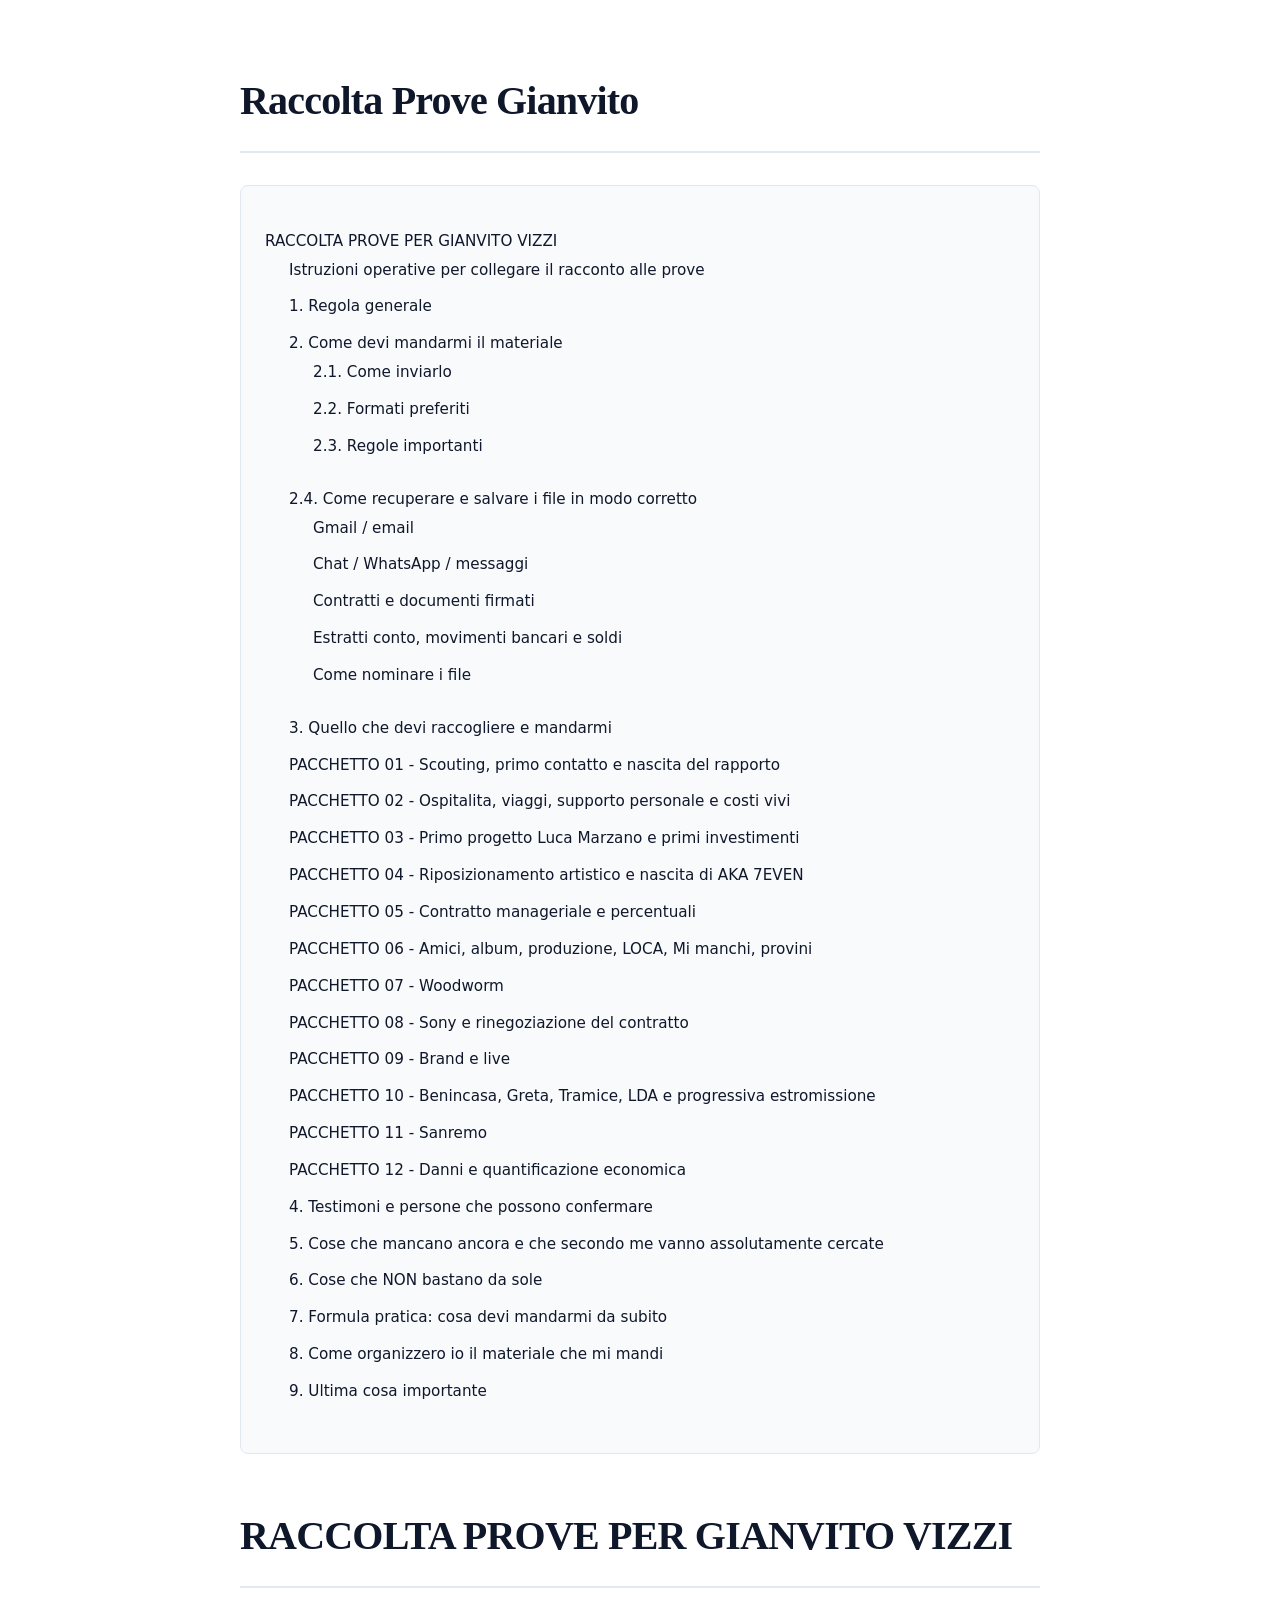
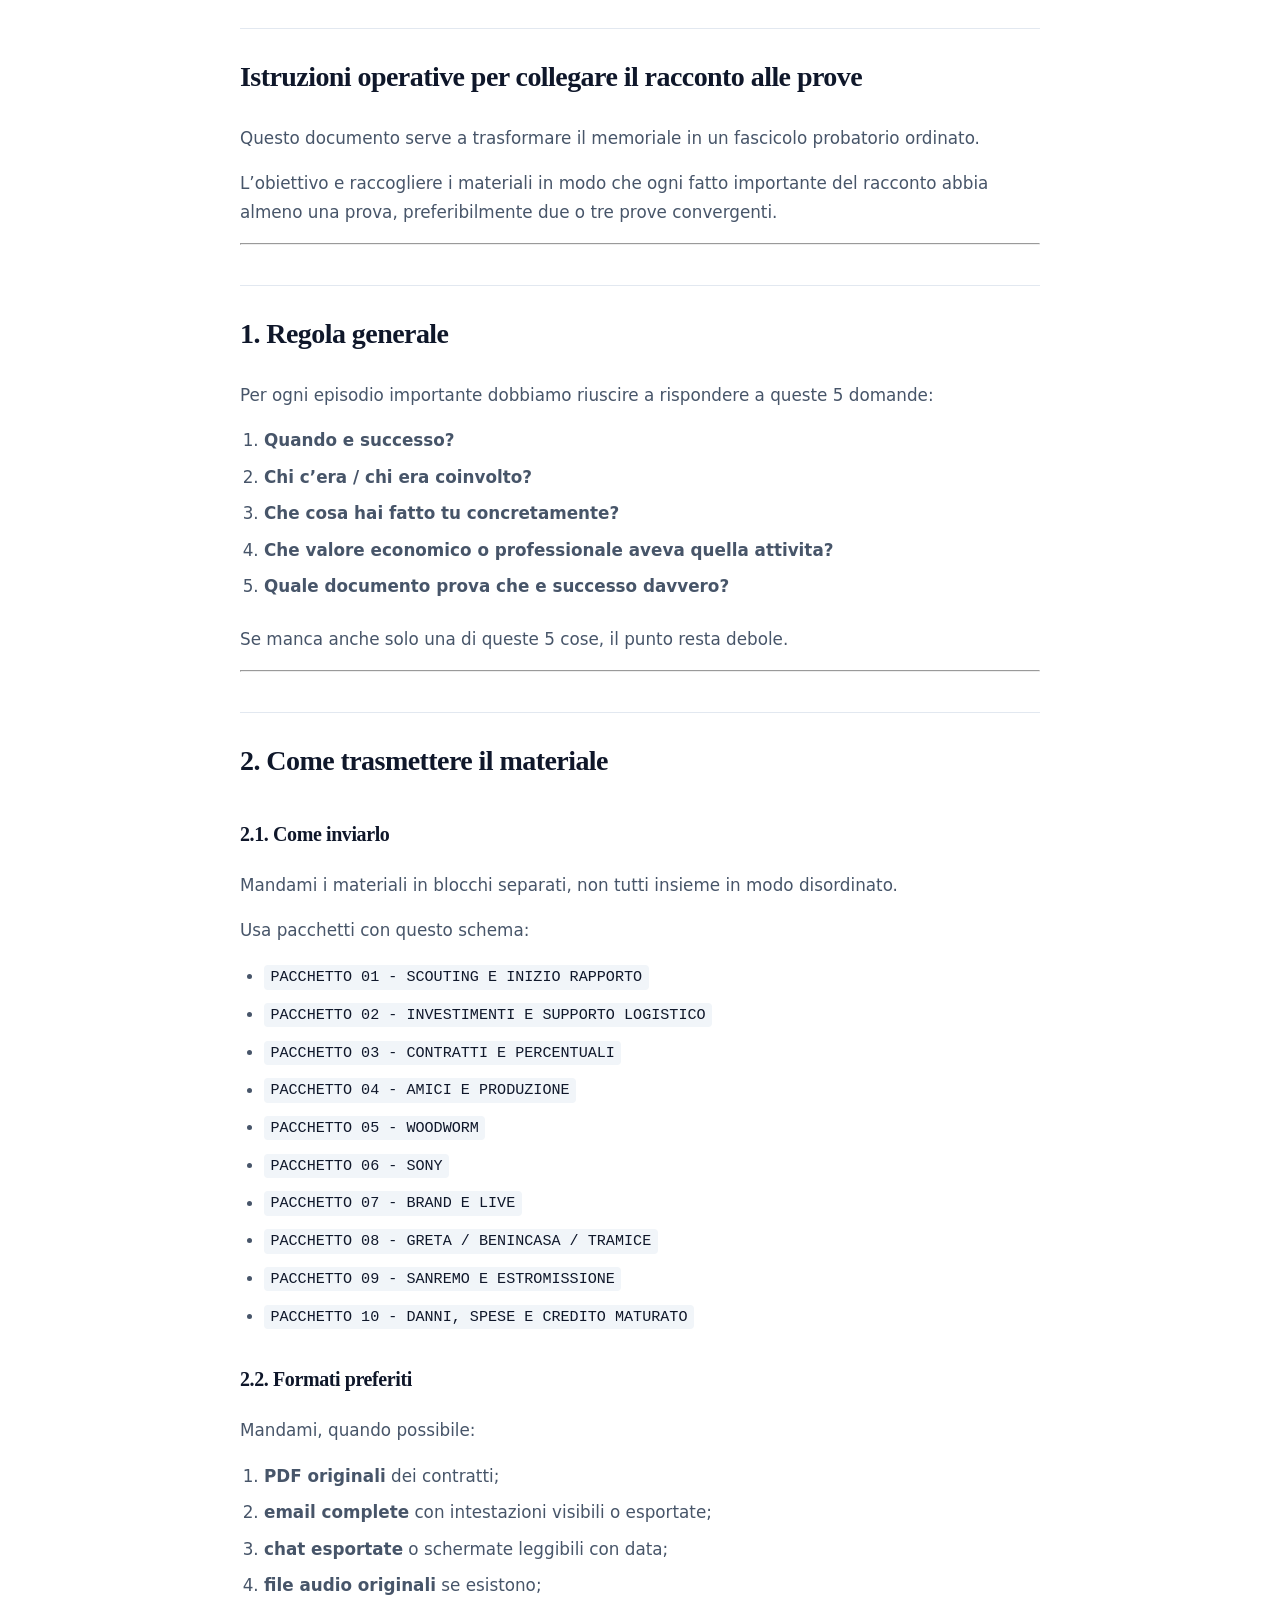
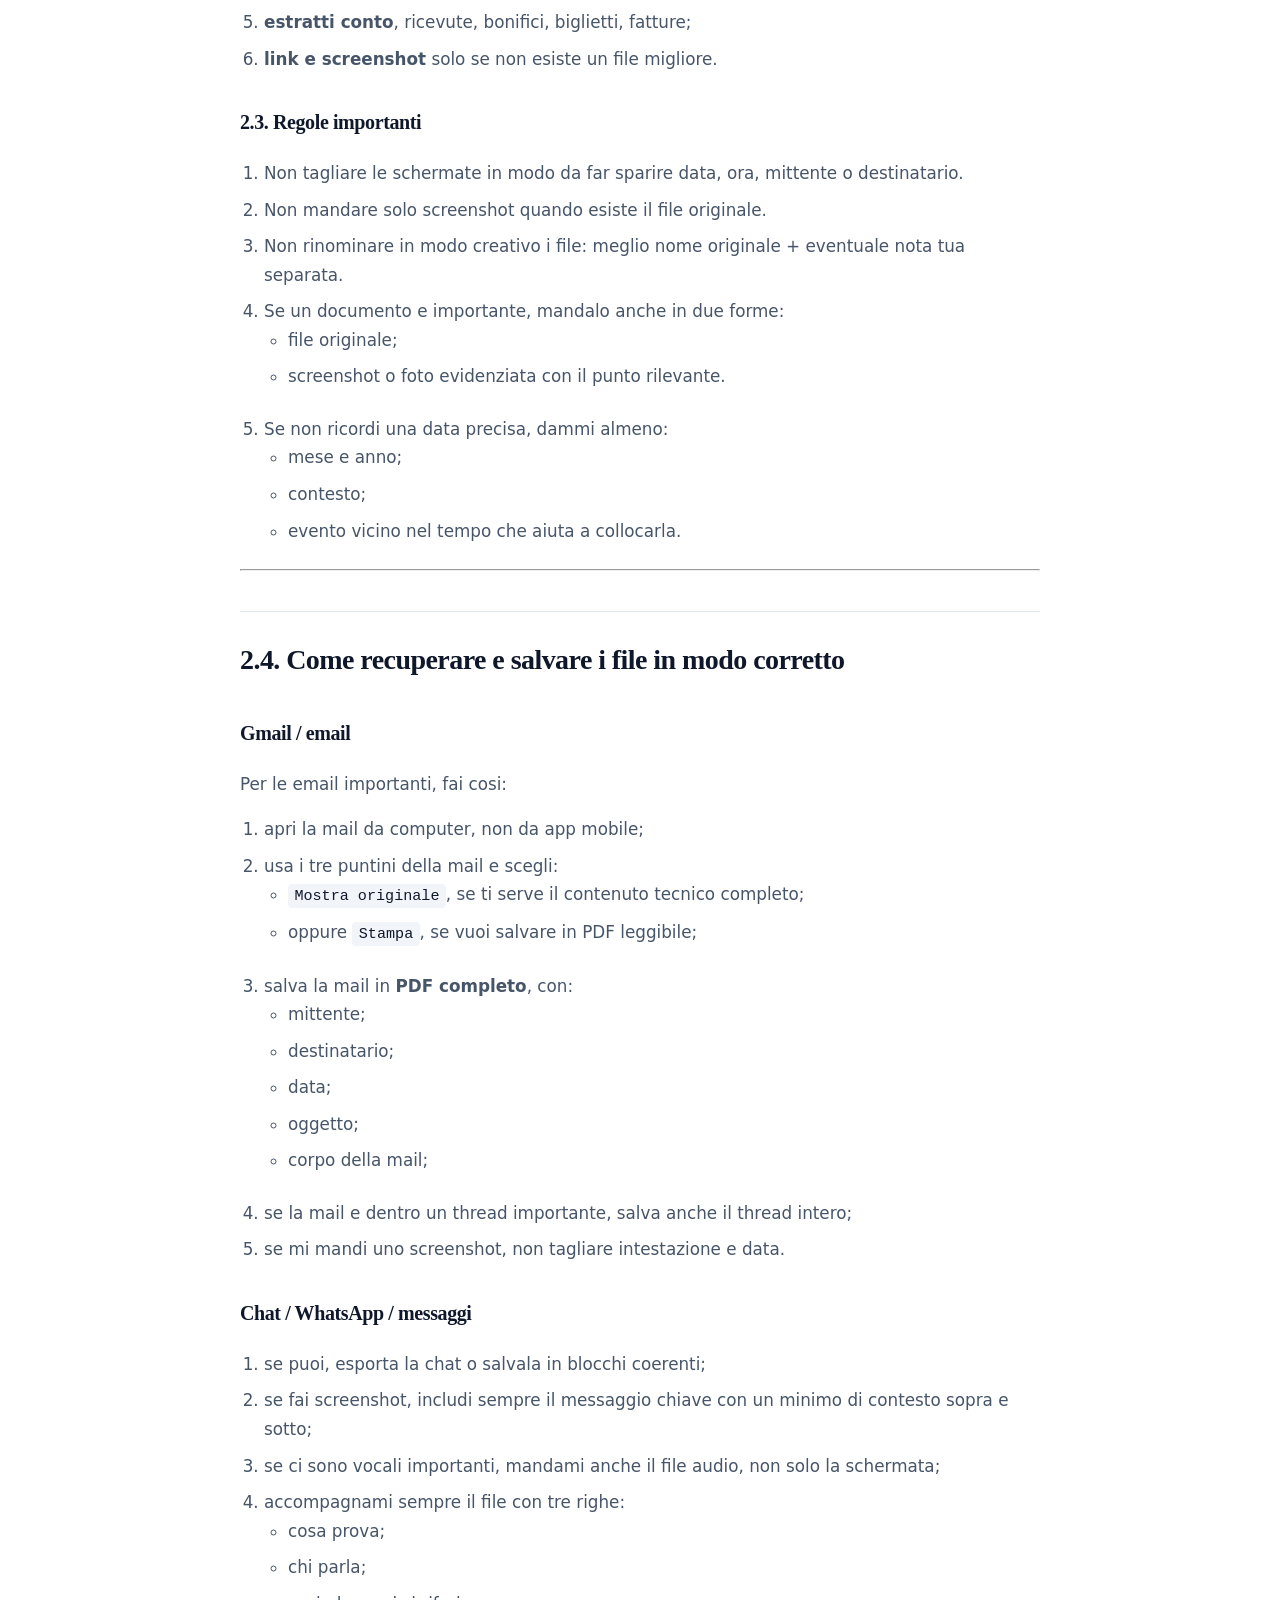
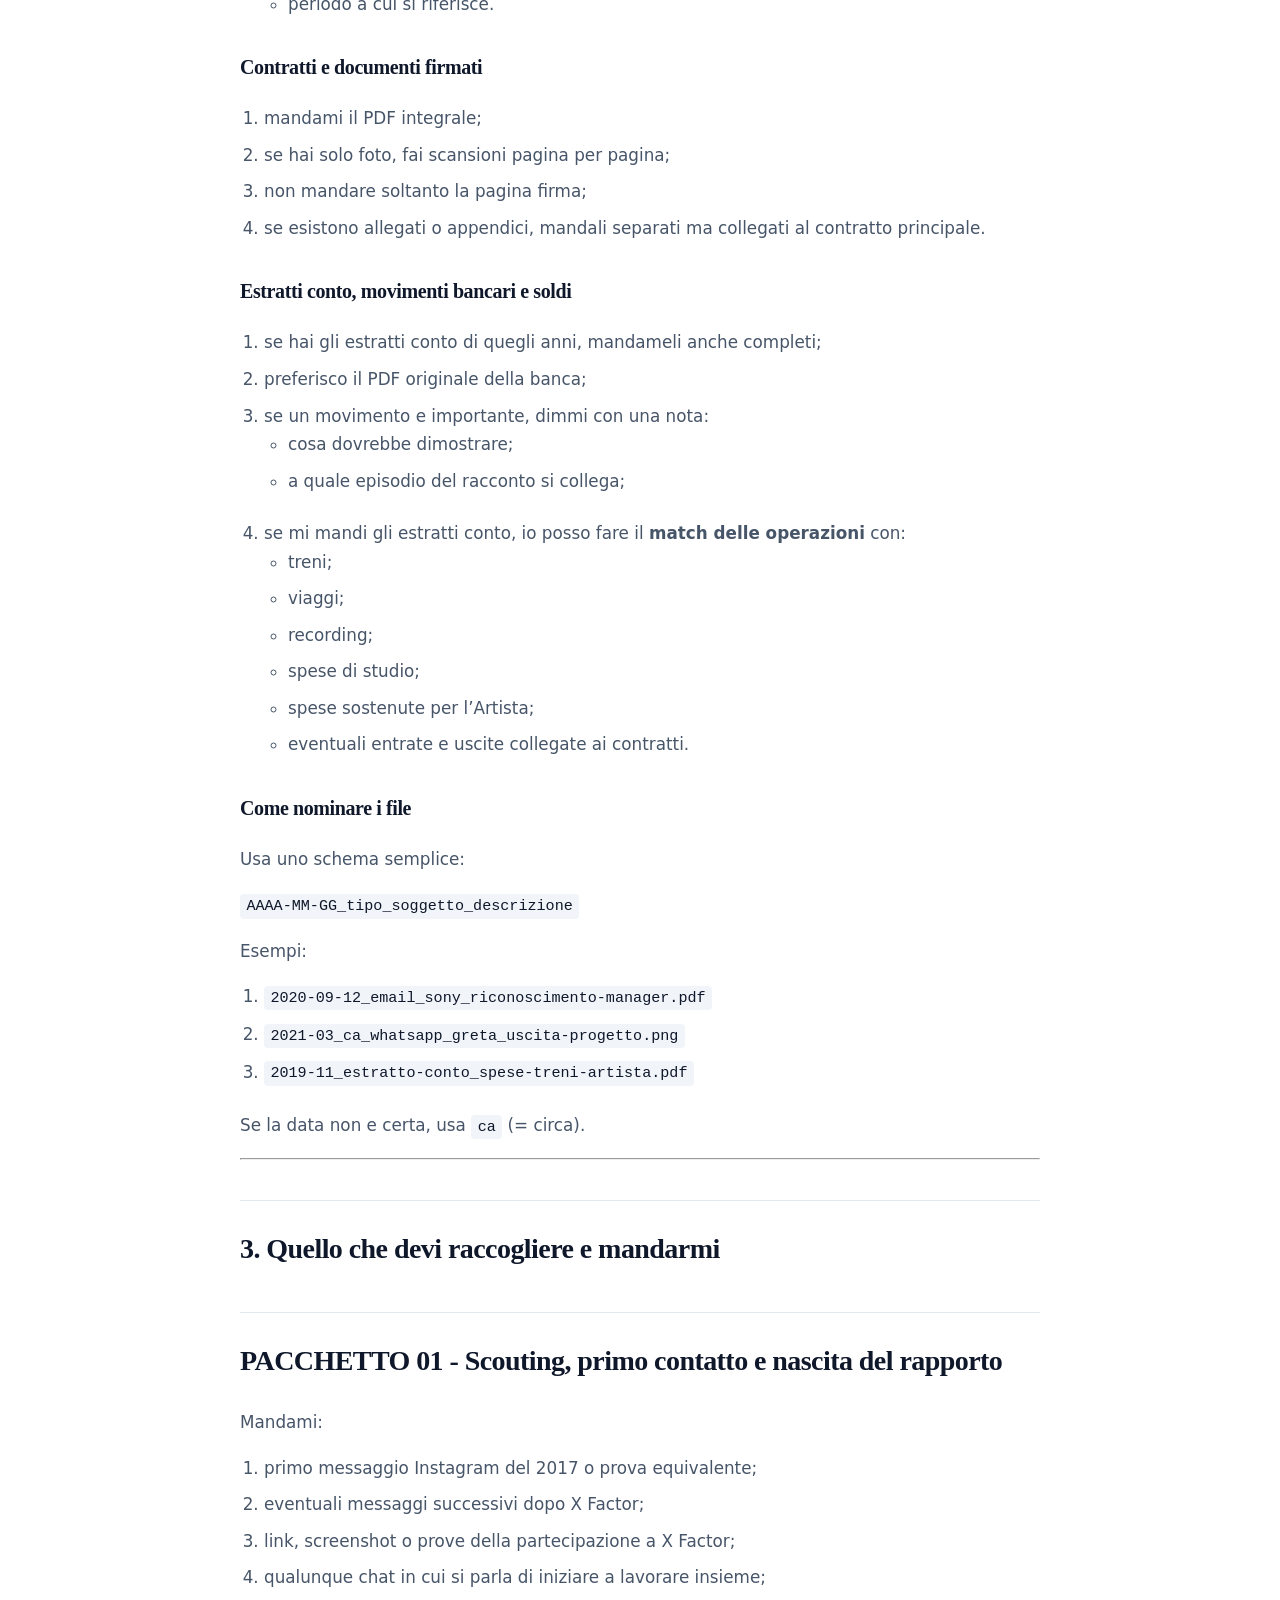
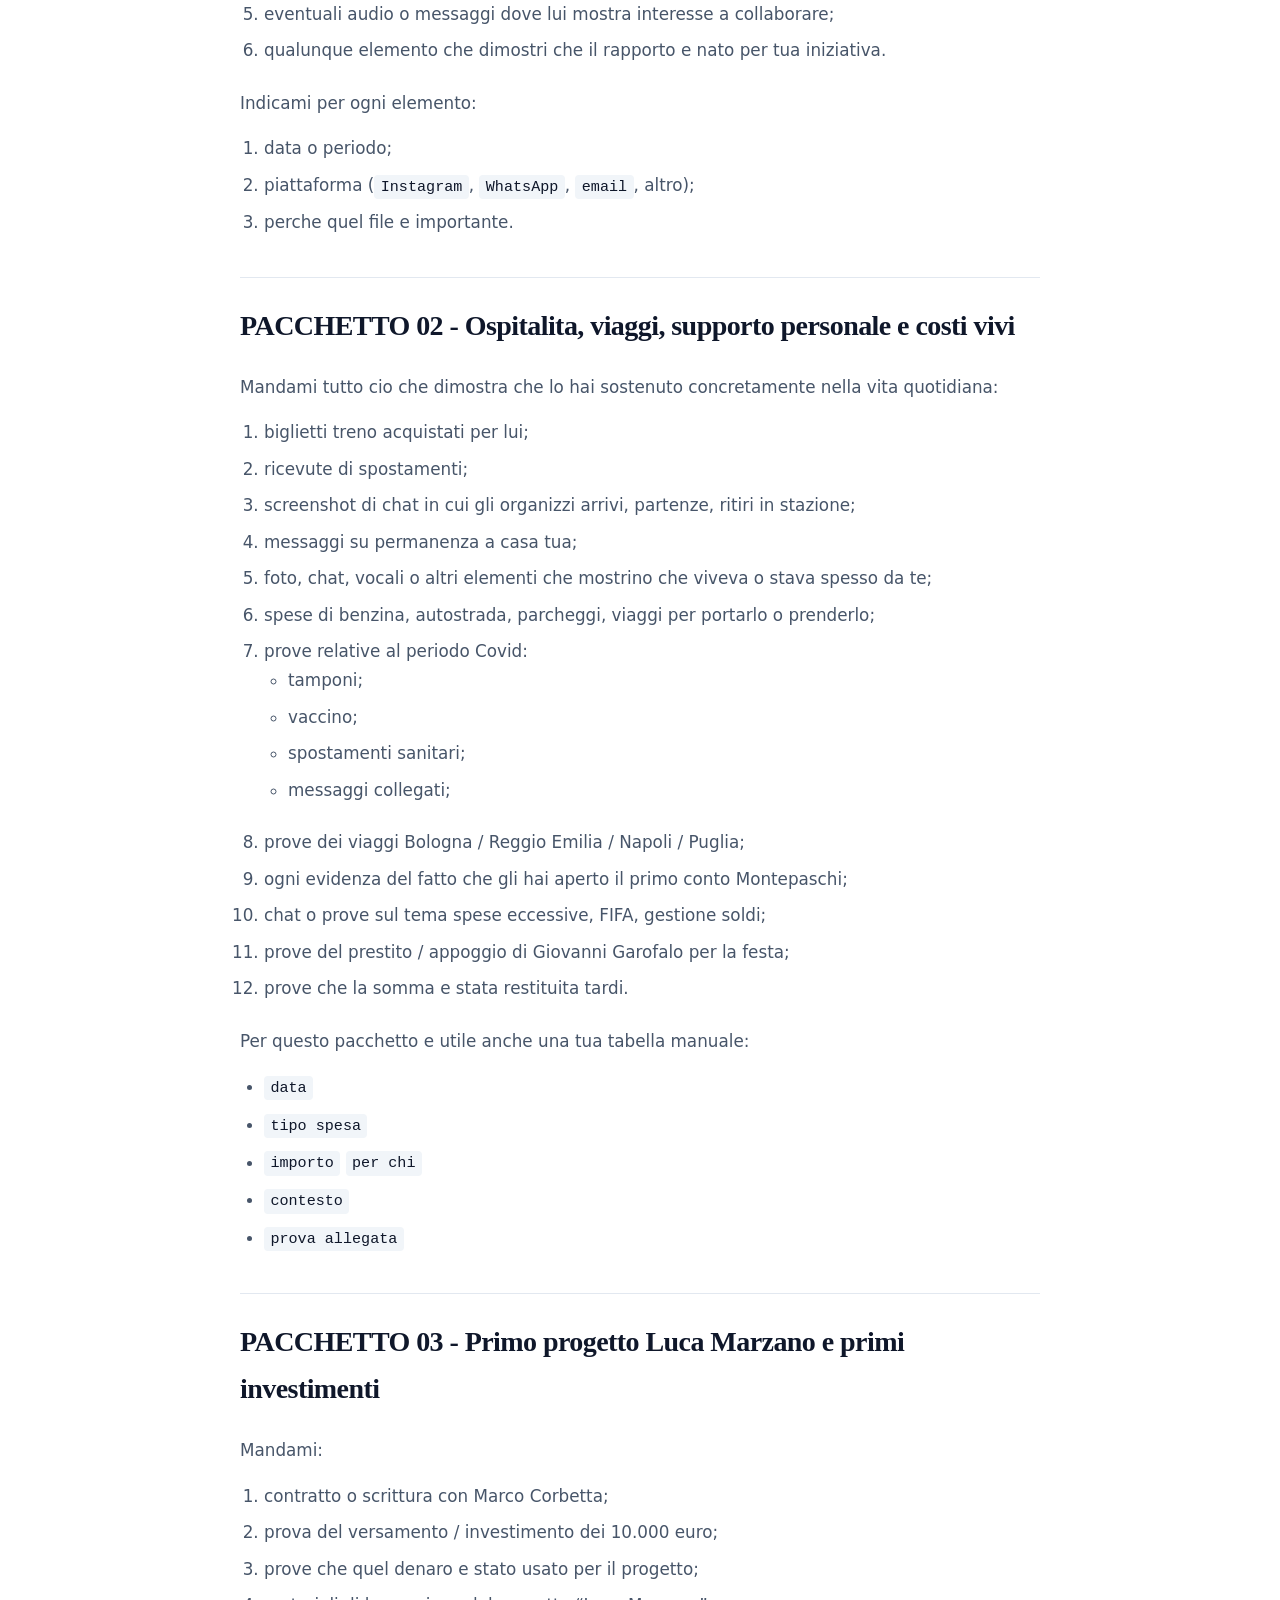
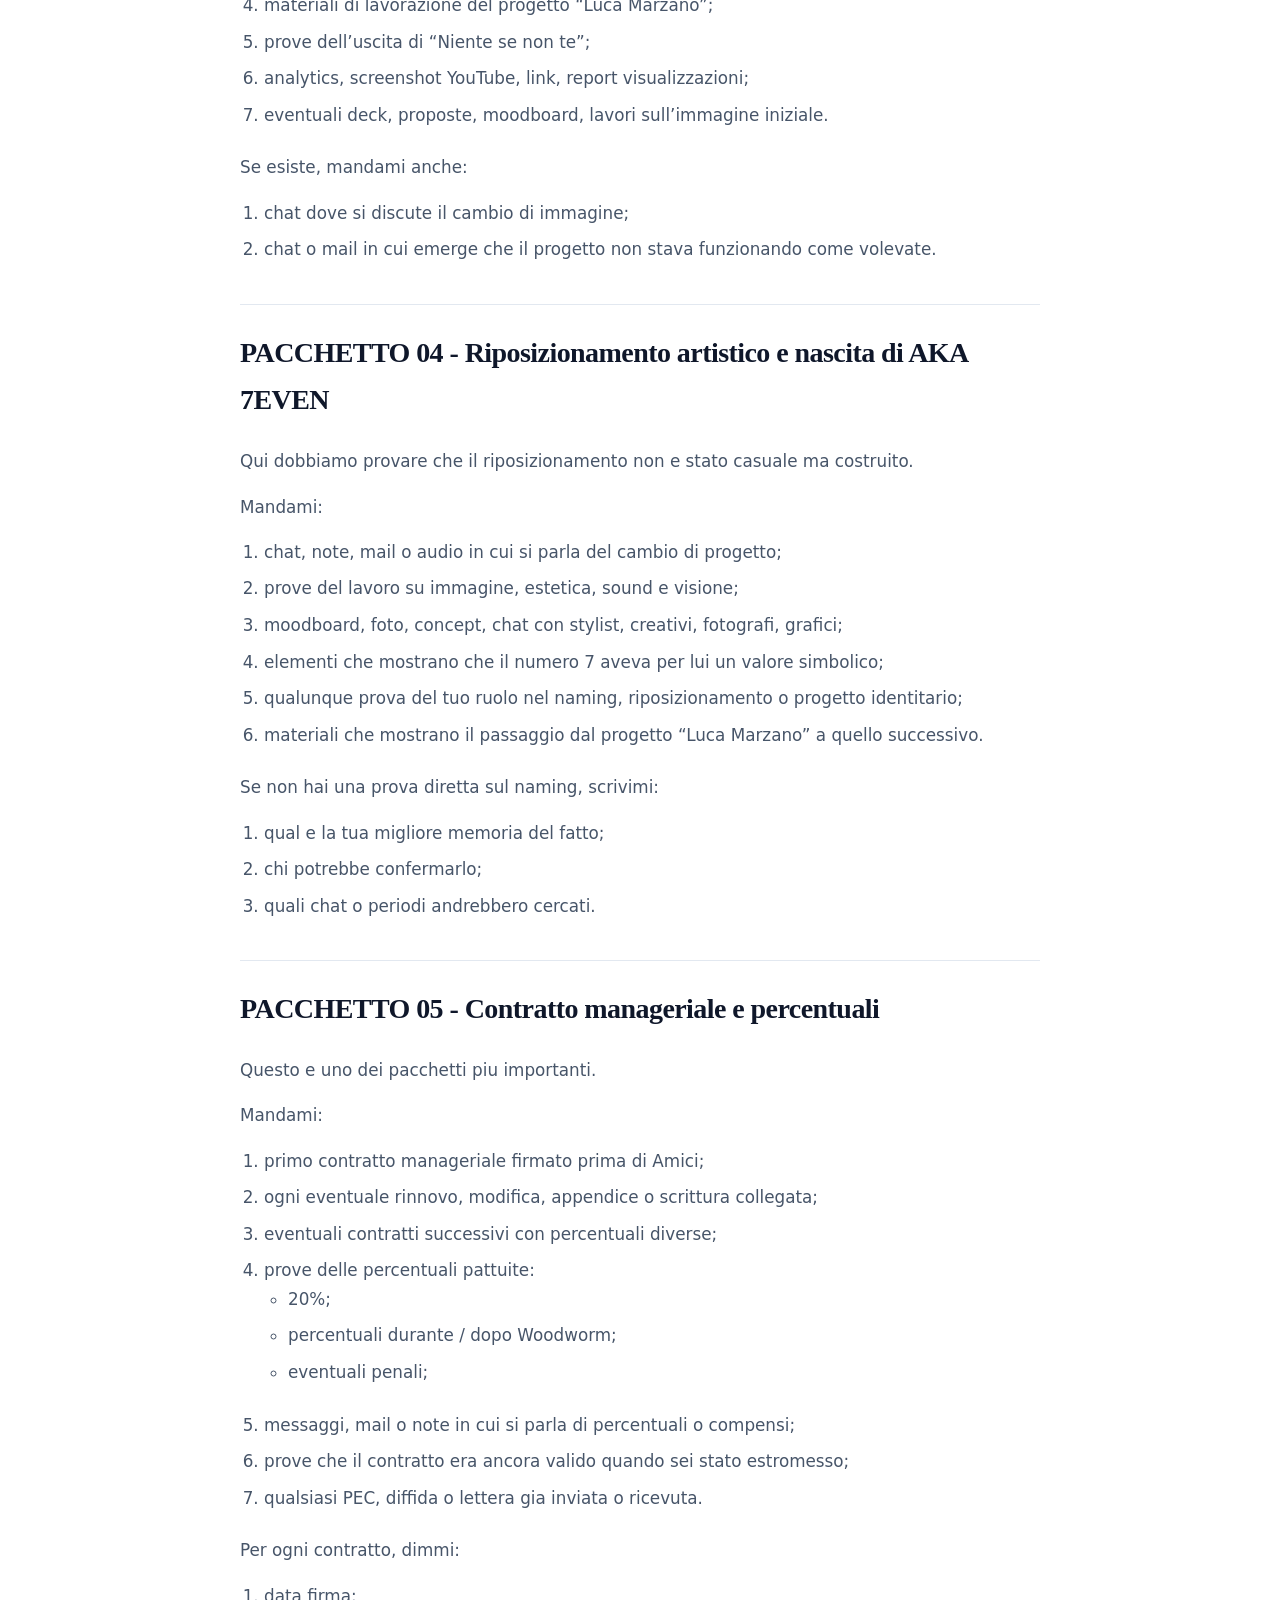
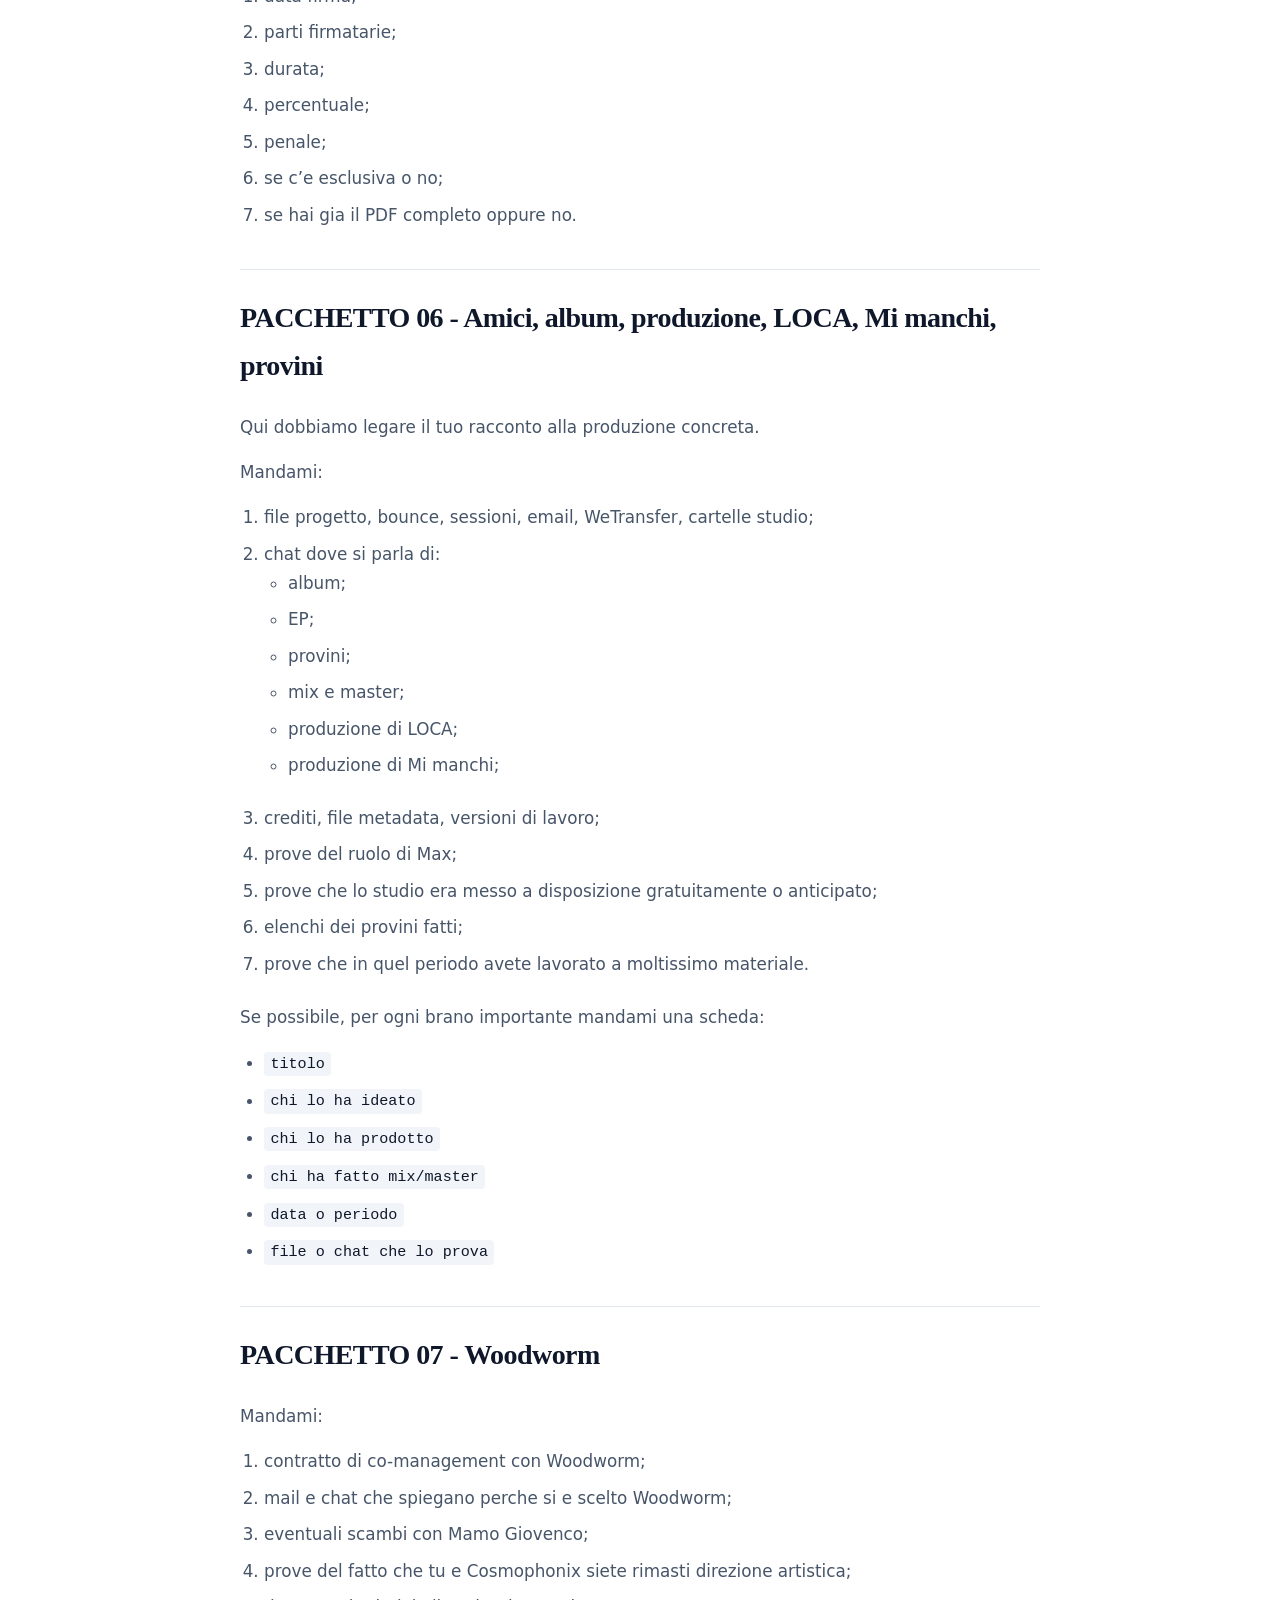
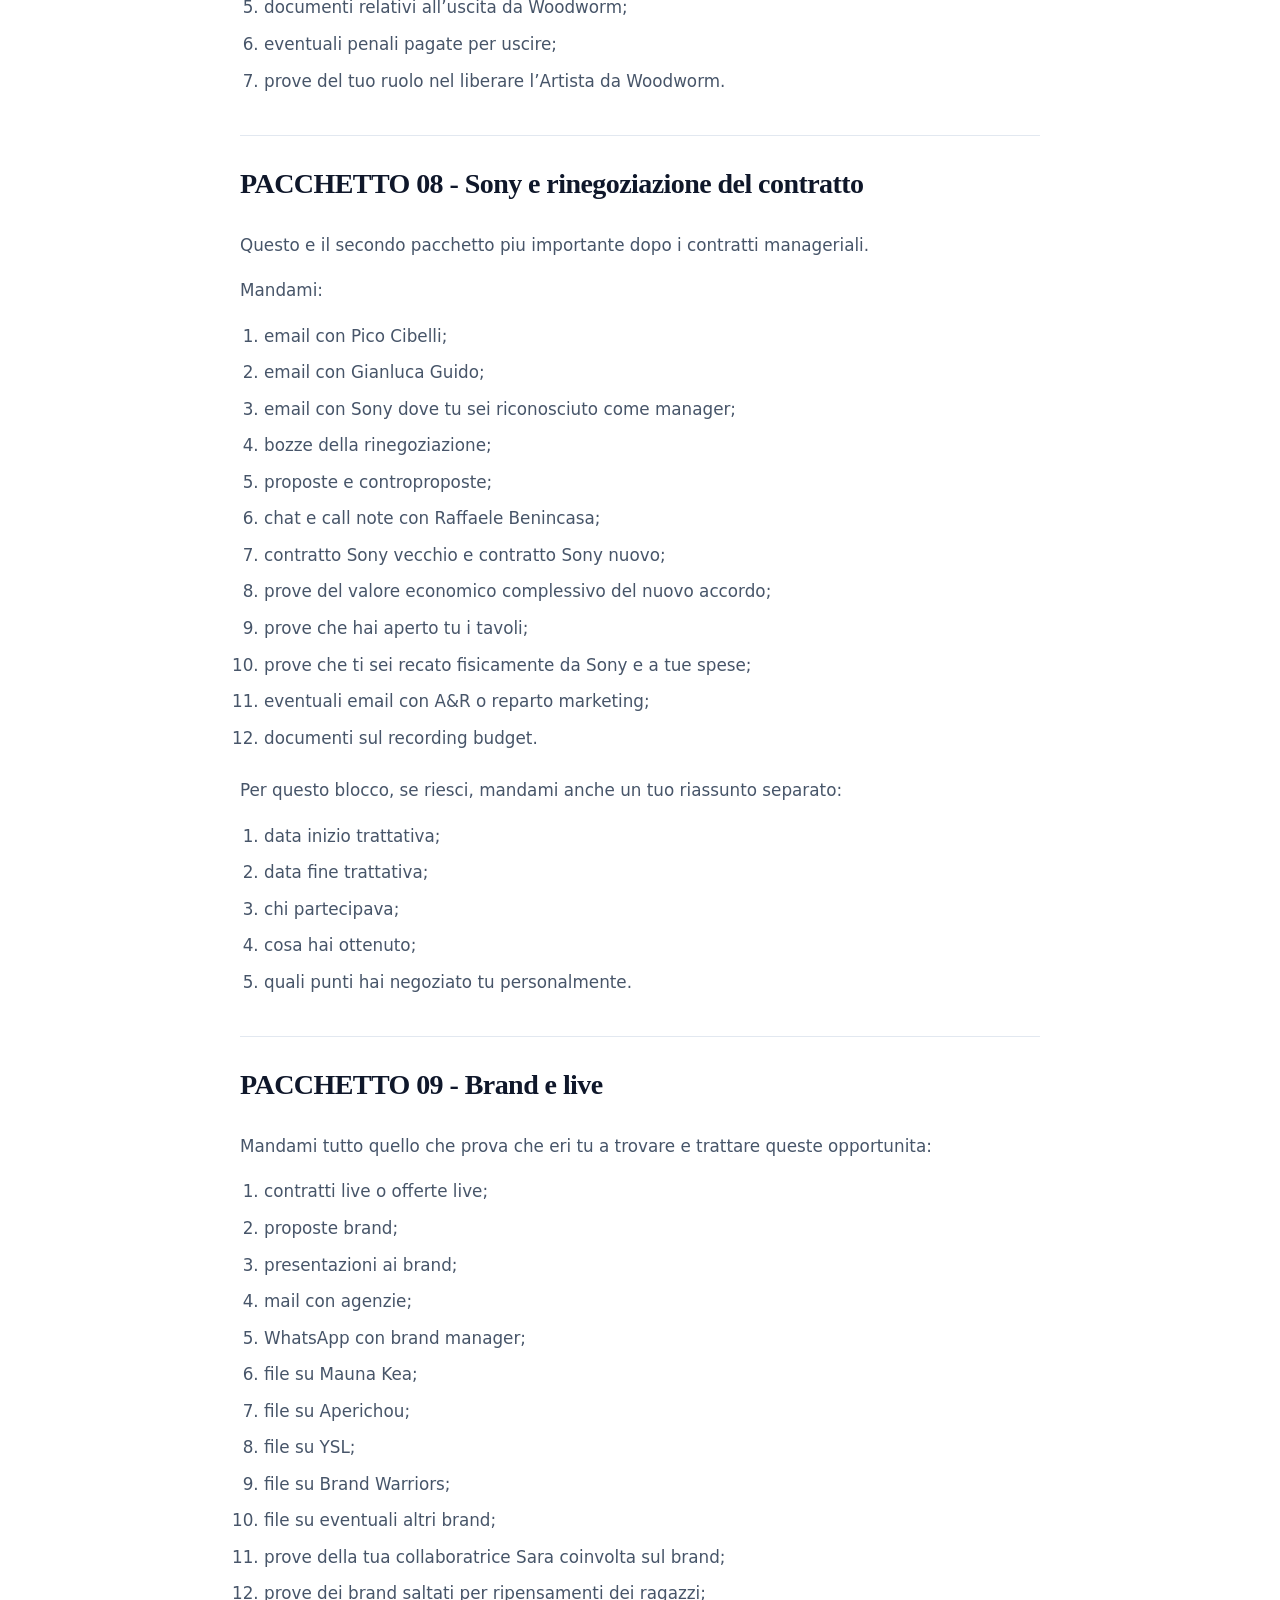
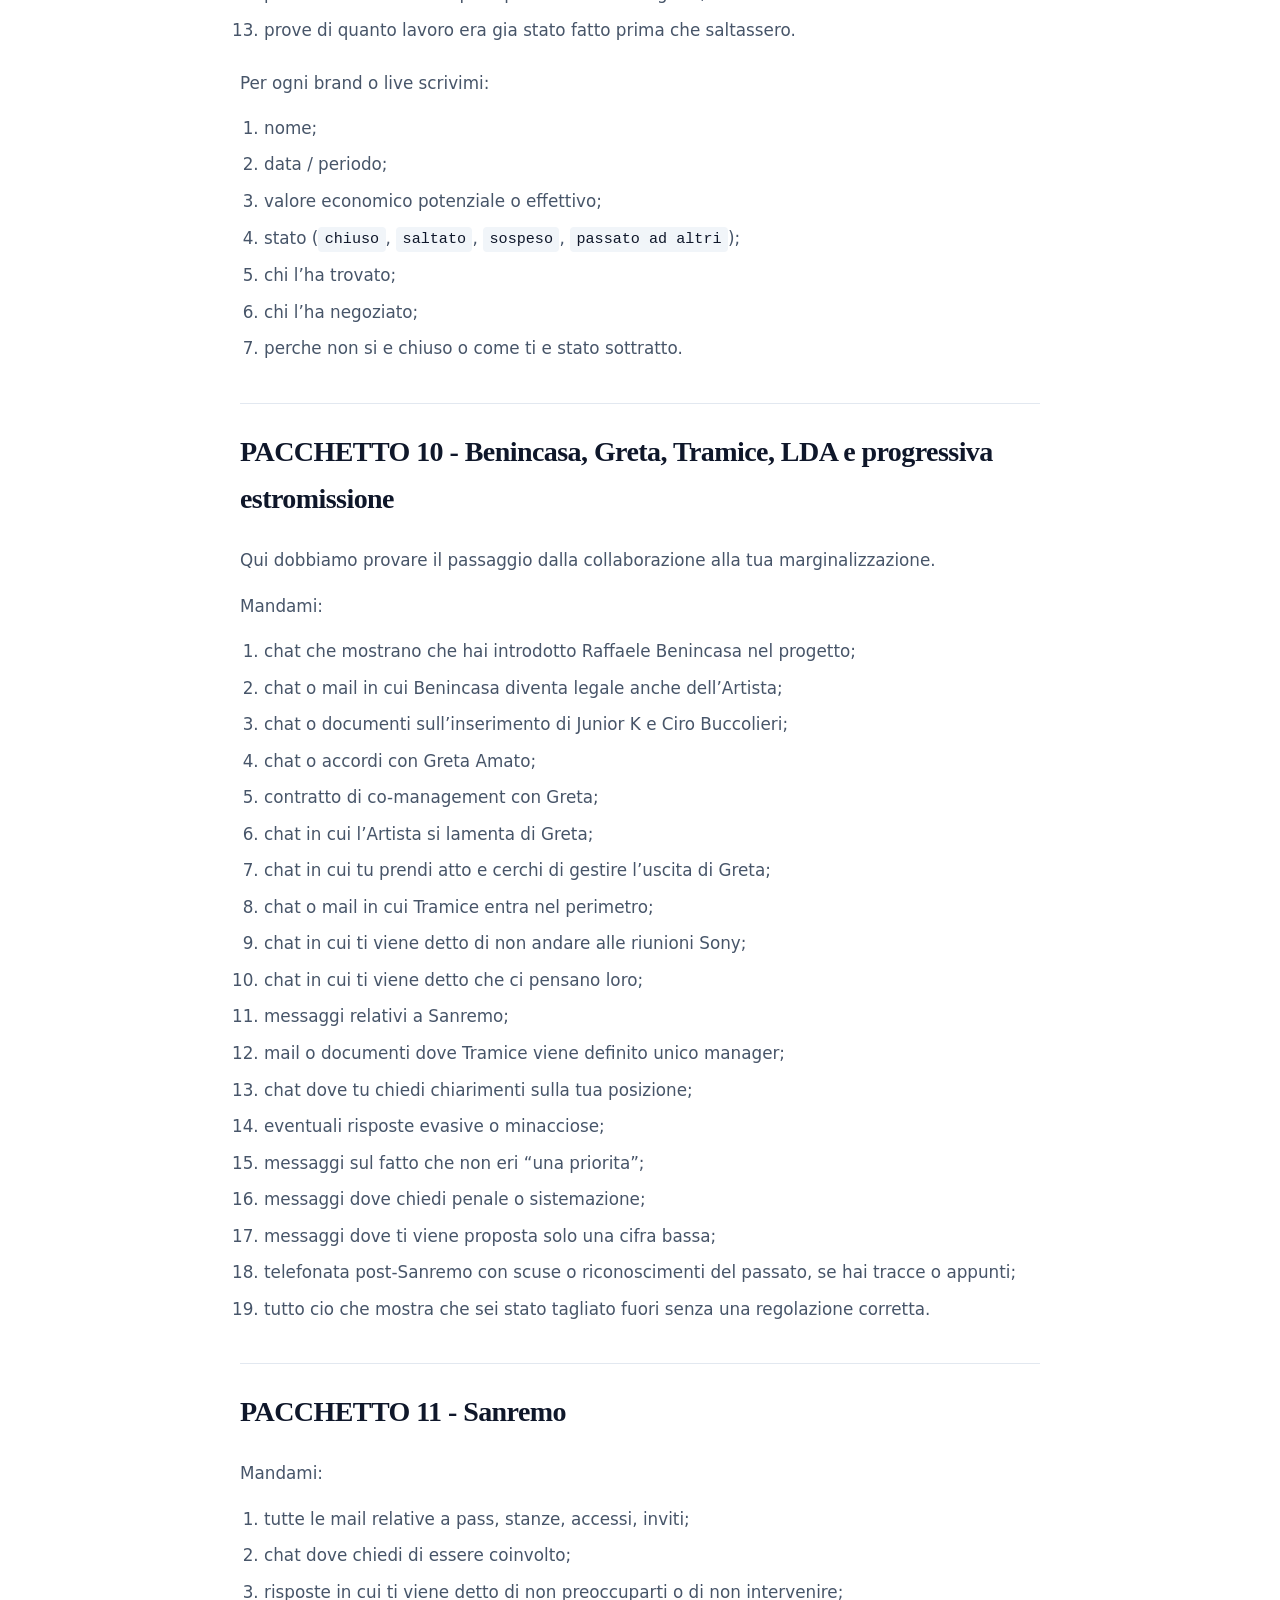
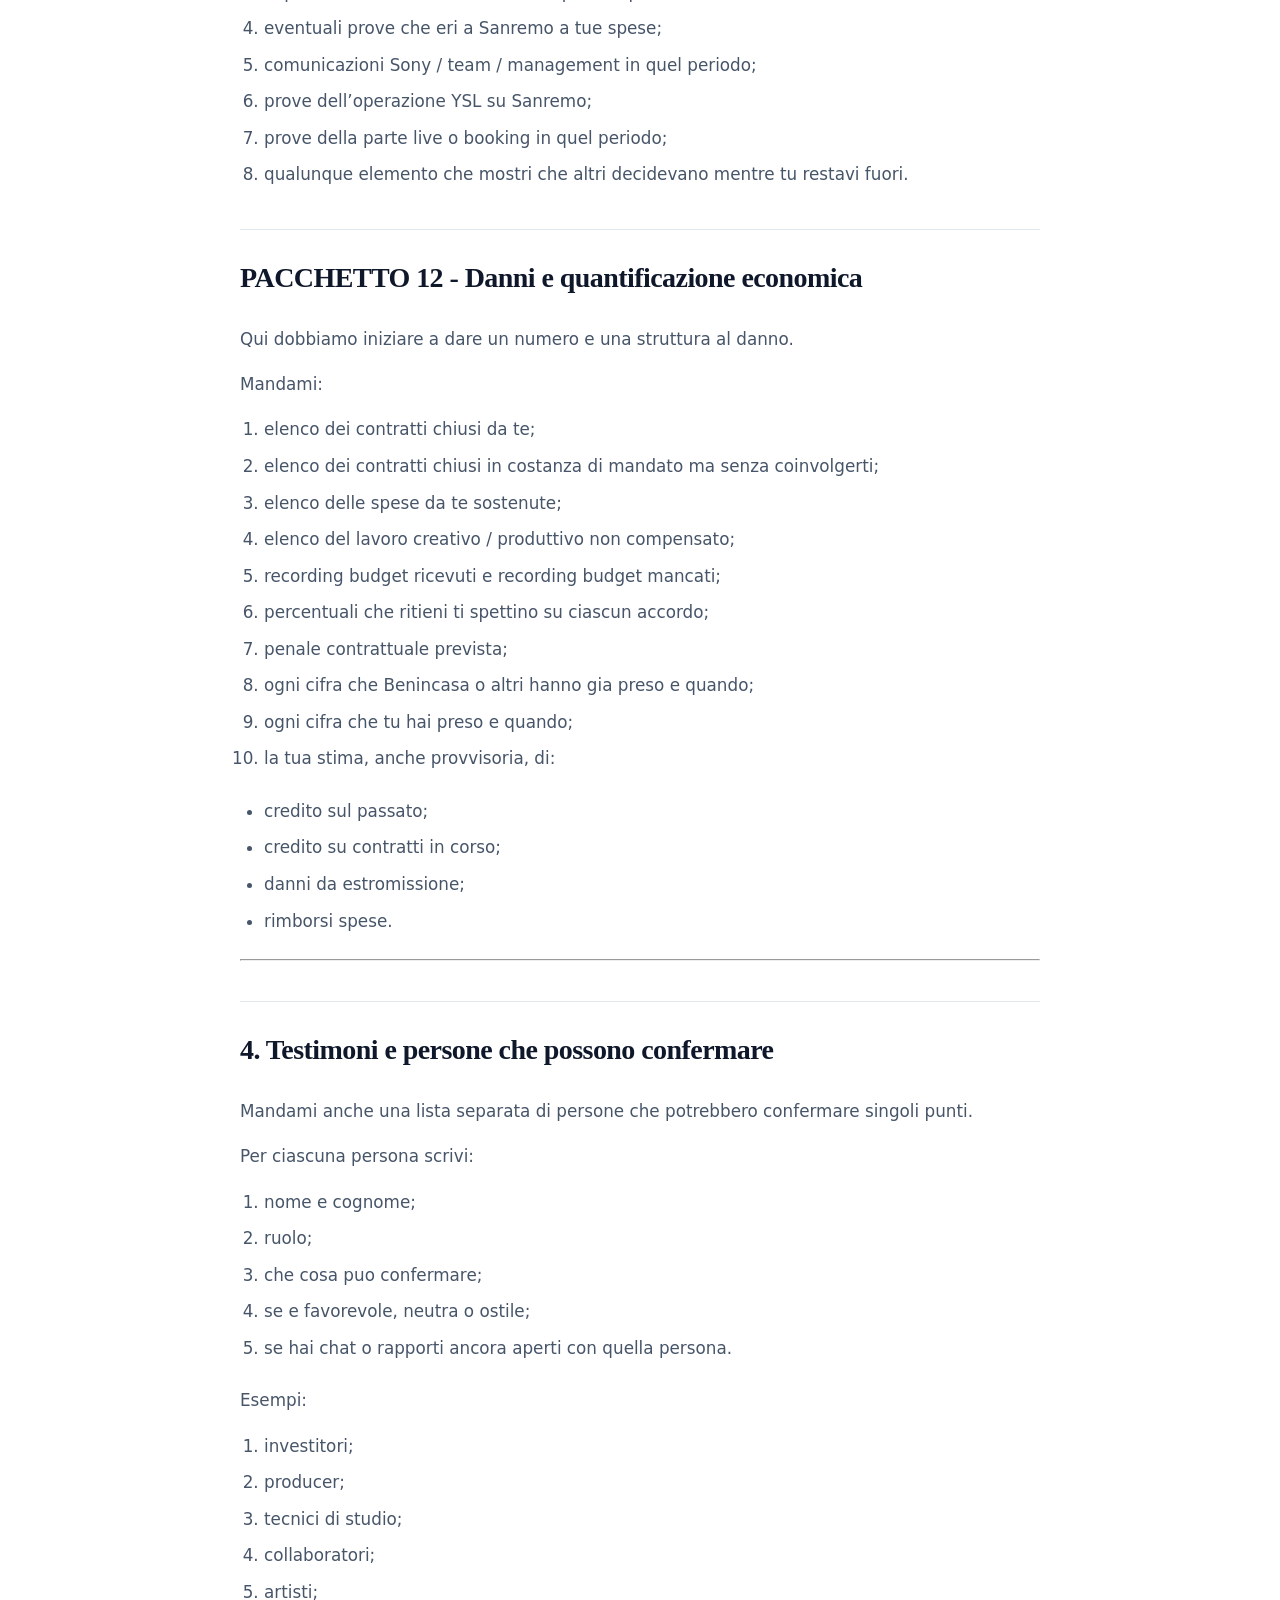
<file: legal/raccolta-prove.html>
<!DOCTYPE html>
<html xmlns="http://www.w3.org/1999/xhtml" lang="" xml:lang="">
<head>
  <meta charset="utf-8" />
  <meta name="generator" content="pandoc" />
  <meta name="viewport" content="width=device-width, initial-scale=1.0, user-scalable=yes" />
  <title>Raccolta Prove Gianvito</title>
  <style>
    /* Default styles provided by pandoc.
    ** See https://pandoc.org/MANUAL.html#variables-for-html for config info.
    */
    code{white-space: pre-wrap;}
    span.smallcaps{font-variant: small-caps;}
    div.columns{display: flex; gap: min(4vw, 1.5em);}
    div.column{flex: auto; overflow-x: auto;}
    div.hanging-indent{margin-left: 1.5em; text-indent: -1.5em;}
    /* The extra [class] is a hack that increases specificity enough to
       override a similar rule in reveal.js */
    ul.task-list[class]{list-style: none;}
    ul.task-list li input[type="checkbox"] {
      font-size: inherit;
      width: 0.8em;
      margin: 0 0.8em 0.2em -1.6em;
      vertical-align: middle;
    }
    .display.math{display: block; text-align: center; margin: 0.5rem auto;}
  </style>
  <link rel="stylesheet" href="docs.css" />
</head>
<body>
<header id="title-block-header">
<h1 class="title">Raccolta Prove Gianvito</h1>
</header>
<nav id="TOC" role="doc-toc">
<ul>
<li><a href="#raccolta-prove-per-gianvito-vizzi"
id="toc-raccolta-prove-per-gianvito-vizzi">RACCOLTA PROVE PER GIANVITO
VIZZI</a>
<ul>
<li><a href="#istruzioni-operative-per-collegare-il-racconto-alle-prove"
id="toc-istruzioni-operative-per-collegare-il-racconto-alle-prove">Istruzioni
operative per collegare il racconto alle prove</a></li>
<li><a href="#regola-generale" id="toc-regola-generale">1. Regola
generale</a></li>
<li><a href="#come-devi-mandarmi-il-materiale"
id="toc-come-devi-mandarmi-il-materiale">2. Come devi mandarmi il
materiale</a>
<ul>
<li><a href="#come-inviarlo" id="toc-come-inviarlo">2.1. Come
inviarlo</a></li>
<li><a href="#formati-preferiti" id="toc-formati-preferiti">2.2. Formati
preferiti</a></li>
<li><a href="#regole-importanti" id="toc-regole-importanti">2.3. Regole
importanti</a></li>
</ul></li>
<li><a href="#come-recuperare-e-salvare-i-file-in-modo-corretto"
id="toc-come-recuperare-e-salvare-i-file-in-modo-corretto">2.4. Come
recuperare e salvare i file in modo corretto</a>
<ul>
<li><a href="#gmail-email" id="toc-gmail-email">Gmail / email</a></li>
<li><a href="#chat-whatsapp-messaggi"
id="toc-chat-whatsapp-messaggi">Chat / WhatsApp / messaggi</a></li>
<li><a href="#contratti-e-documenti-firmati"
id="toc-contratti-e-documenti-firmati">Contratti e documenti
firmati</a></li>
<li><a href="#estratti-conto-movimenti-bancari-e-soldi"
id="toc-estratti-conto-movimenti-bancari-e-soldi">Estratti conto,
movimenti bancari e soldi</a></li>
<li><a href="#come-nominare-i-file" id="toc-come-nominare-i-file">Come
nominare i file</a></li>
</ul></li>
<li><a href="#quello-che-devi-raccogliere-e-mandarmi"
id="toc-quello-che-devi-raccogliere-e-mandarmi">3. Quello che devi
raccogliere e mandarmi</a></li>
<li><a
href="#pacchetto-01---scouting-primo-contatto-e-nascita-del-rapporto"
id="toc-pacchetto-01---scouting-primo-contatto-e-nascita-del-rapporto">PACCHETTO
01 - Scouting, primo contatto e nascita del rapporto</a></li>
<li><a
href="#pacchetto-02---ospitalita-viaggi-supporto-personale-e-costi-vivi"
id="toc-pacchetto-02---ospitalita-viaggi-supporto-personale-e-costi-vivi">PACCHETTO
02 - Ospitalita, viaggi, supporto personale e costi vivi</a></li>
<li><a
href="#pacchetto-03---primo-progetto-luca-marzano-e-primi-investimenti"
id="toc-pacchetto-03---primo-progetto-luca-marzano-e-primi-investimenti">PACCHETTO
03 - Primo progetto Luca Marzano e primi investimenti</a></li>
<li><a
href="#pacchetto-04---riposizionamento-artistico-e-nascita-di-aka-7even"
id="toc-pacchetto-04---riposizionamento-artistico-e-nascita-di-aka-7even">PACCHETTO
04 - Riposizionamento artistico e nascita di AKA 7EVEN</a></li>
<li><a href="#pacchetto-05---contratto-manageriale-e-percentuali"
id="toc-pacchetto-05---contratto-manageriale-e-percentuali">PACCHETTO 05
- Contratto manageriale e percentuali</a></li>
<li><a
href="#pacchetto-06---amici-album-produzione-loca-mi-manchi-provini"
id="toc-pacchetto-06---amici-album-produzione-loca-mi-manchi-provini">PACCHETTO
06 - Amici, album, produzione, LOCA, Mi manchi, provini</a></li>
<li><a href="#pacchetto-07---woodworm"
id="toc-pacchetto-07---woodworm">PACCHETTO 07 - Woodworm</a></li>
<li><a href="#pacchetto-08---sony-e-rinegoziazione-del-contratto"
id="toc-pacchetto-08---sony-e-rinegoziazione-del-contratto">PACCHETTO 08
- Sony e rinegoziazione del contratto</a></li>
<li><a href="#pacchetto-09---brand-e-live"
id="toc-pacchetto-09---brand-e-live">PACCHETTO 09 - Brand e
live</a></li>
<li><a
href="#pacchetto-10---benincasa-greta-tramice-lda-e-progressiva-estromissione"
id="toc-pacchetto-10---benincasa-greta-tramice-lda-e-progressiva-estromissione">PACCHETTO
10 - Benincasa, Greta, Tramice, LDA e progressiva estromissione</a></li>
<li><a href="#pacchetto-11---sanremo"
id="toc-pacchetto-11---sanremo">PACCHETTO 11 - Sanremo</a></li>
<li><a href="#pacchetto-12---danni-e-quantificazione-economica"
id="toc-pacchetto-12---danni-e-quantificazione-economica">PACCHETTO 12 -
Danni e quantificazione economica</a></li>
<li><a href="#testimoni-e-persone-che-possono-confermare"
id="toc-testimoni-e-persone-che-possono-confermare">4. Testimoni e
persone che possono confermare</a></li>
<li><a
href="#cose-che-mancano-ancora-e-che-secondo-me-vanno-assolutamente-cercate"
id="toc-cose-che-mancano-ancora-e-che-secondo-me-vanno-assolutamente-cercate">5.
Cose che mancano ancora e che secondo me vanno assolutamente
cercate</a></li>
<li><a href="#cose-che-non-bastano-da-sole"
id="toc-cose-che-non-bastano-da-sole">6. Cose che NON bastano da
sole</a></li>
<li><a href="#formula-pratica-cosa-devi-mandarmi-da-subito"
id="toc-formula-pratica-cosa-devi-mandarmi-da-subito">7. Formula
pratica: cosa devi mandarmi da subito</a></li>
<li><a href="#come-organizzero-io-il-materiale-che-mi-mandi"
id="toc-come-organizzero-io-il-materiale-che-mi-mandi">8. Come
organizzero io il materiale che mi mandi</a></li>
<li><a href="#ultima-cosa-importante" id="toc-ultima-cosa-importante">9.
Ultima cosa importante</a></li>
</ul></li>
</ul>
</nav>
<h1 id="raccolta-prove-per-gianvito-vizzi">RACCOLTA PROVE PER GIANVITO
VIZZI</h1>
<h2
id="istruzioni-operative-per-collegare-il-racconto-alle-prove">Istruzioni
operative per collegare il racconto alle prove</h2>
<p>Questo documento serve a trasformare il memoriale in un fascicolo
probatorio ordinato.</p>
<p>L’obiettivo e raccogliere i materiali in modo che ogni fatto
importante del racconto abbia almeno una prova, preferibilmente due o
tre prove convergenti.</p>
<hr />
<h2 id="regola-generale">1. Regola generale</h2>
<p>Per ogni episodio importante dobbiamo riuscire a rispondere a queste
5 domande:</p>
<ol type="1">
<li><strong>Quando e successo?</strong></li>
<li><strong>Chi c’era / chi era coinvolto?</strong></li>
<li><strong>Che cosa hai fatto tu concretamente?</strong></li>
<li><strong>Che valore economico o professionale aveva quella
attivita?</strong></li>
<li><strong>Quale documento prova che e successo davvero?</strong></li>
</ol>
<p>Se manca anche solo una di queste 5 cose, il punto resta debole.</p>
<hr />
<h2 id="come-devi-mandarmi-il-materiale">2. Come trasmettere il
materiale</h2>
<h3 id="come-inviarlo">2.1. Come inviarlo</h3>
<p>Mandami i materiali in blocchi separati, non tutti insieme in modo
disordinato.</p>
<p>Usa pacchetti con questo schema:</p>
<ul>
<li><code>PACCHETTO 01 - SCOUTING E INIZIO RAPPORTO</code></li>
<li><code>PACCHETTO 02 - INVESTIMENTI E SUPPORTO LOGISTICO</code></li>
<li><code>PACCHETTO 03 - CONTRATTI E PERCENTUALI</code></li>
<li><code>PACCHETTO 04 - AMICI E PRODUZIONE</code></li>
<li><code>PACCHETTO 05 - WOODWORM</code></li>
<li><code>PACCHETTO 06 - SONY</code></li>
<li><code>PACCHETTO 07 - BRAND E LIVE</code></li>
<li><code>PACCHETTO 08 - GRETA / BENINCASA / TRAMICE</code></li>
<li><code>PACCHETTO 09 - SANREMO E ESTROMISSIONE</code></li>
<li><code>PACCHETTO 10 - DANNI, SPESE E CREDITO MATURATO</code></li>
</ul>
<h3 id="formati-preferiti">2.2. Formati preferiti</h3>
<p>Mandami, quando possibile:</p>
<ol type="1">
<li><strong>PDF originali</strong> dei contratti;</li>
<li><strong>email complete</strong> con intestazioni visibili o
esportate;</li>
<li><strong>chat esportate</strong> o schermate leggibili con data;</li>
<li><strong>file audio originali</strong> se esistono;</li>
<li><strong>estratti conto</strong>, ricevute, bonifici, biglietti,
fatture;</li>
<li><strong>link e screenshot</strong> solo se non esiste un file
migliore.</li>
</ol>
<h3 id="regole-importanti">2.3. Regole importanti</h3>
<ol type="1">
<li>Non tagliare le schermate in modo da far sparire data, ora, mittente
o destinatario.</li>
<li>Non mandare solo screenshot quando esiste il file originale.</li>
<li>Non rinominare in modo creativo i file: meglio nome originale +
eventuale nota tua separata.</li>
<li>Se un documento e importante, mandalo anche in due forme:
<ul>
<li>file originale;</li>
<li>screenshot o foto evidenziata con il punto rilevante.</li>
</ul></li>
<li>Se non ricordi una data precisa, dammi almeno:
<ul>
<li>mese e anno;</li>
<li>contesto;</li>
<li>evento vicino nel tempo che aiuta a collocarla.</li>
</ul></li>
</ol>
<hr />
<h2 id="come-recuperare-e-salvare-i-file-in-modo-corretto">2.4. Come
recuperare e salvare i file in modo corretto</h2>
<h3 id="gmail-email">Gmail / email</h3>
<p>Per le email importanti, fai cosi:</p>
<ol type="1">
<li>apri la mail da computer, non da app mobile;</li>
<li>usa i tre puntini della mail e scegli:
<ul>
<li><code>Mostra originale</code>, se ti serve il contenuto tecnico
completo;</li>
<li>oppure <code>Stampa</code>, se vuoi salvare in PDF leggibile;</li>
</ul></li>
<li>salva la mail in <strong>PDF completo</strong>, con:
<ul>
<li>mittente;</li>
<li>destinatario;</li>
<li>data;</li>
<li>oggetto;</li>
<li>corpo della mail;</li>
</ul></li>
<li>se la mail e dentro un thread importante, salva anche il thread
intero;</li>
<li>se mi mandi uno screenshot, non tagliare intestazione e data.</li>
</ol>
<h3 id="chat-whatsapp-messaggi">Chat / WhatsApp / messaggi</h3>
<ol type="1">
<li>se puoi, esporta la chat o salvala in blocchi coerenti;</li>
<li>se fai screenshot, includi sempre il messaggio chiave con un minimo
di contesto sopra e sotto;</li>
<li>se ci sono vocali importanti, mandami anche il file audio, non solo
la schermata;</li>
<li>accompagnami sempre il file con tre righe:
<ul>
<li>cosa prova;</li>
<li>chi parla;</li>
<li>periodo a cui si riferisce.</li>
</ul></li>
</ol>
<h3 id="contratti-e-documenti-firmati">Contratti e documenti
firmati</h3>
<ol type="1">
<li>mandami il PDF integrale;</li>
<li>se hai solo foto, fai scansioni pagina per pagina;</li>
<li>non mandare soltanto la pagina firma;</li>
<li>se esistono allegati o appendici, mandali separati ma collegati al
contratto principale.</li>
</ol>
<h3 id="estratti-conto-movimenti-bancari-e-soldi">Estratti conto,
movimenti bancari e soldi</h3>
<ol type="1">
<li>se hai gli estratti conto di quegli anni, mandameli anche
completi;</li>
<li>preferisco il PDF originale della banca;</li>
<li>se un movimento e importante, dimmi con una nota:
<ul>
<li>cosa dovrebbe dimostrare;</li>
<li>a quale episodio del racconto si collega;</li>
</ul></li>
<li>se mi mandi gli estratti conto, io posso fare il <strong>match delle
operazioni</strong> con:
<ul>
<li>treni;</li>
<li>viaggi;</li>
<li>recording;</li>
<li>spese di studio;</li>
<li>spese sostenute per l’Artista;</li>
<li>eventuali entrate e uscite collegate ai contratti.</li>
</ul></li>
</ol>
<h3 id="come-nominare-i-file">Come nominare i file</h3>
<p>Usa uno schema semplice:</p>
<p><code>AAAA-MM-GG_tipo_soggetto_descrizione</code></p>
<p>Esempi:</p>
<ol type="1">
<li><code>2020-09-12_email_sony_riconoscimento-manager.pdf</code></li>
<li><code>2021-03_ca_whatsapp_greta_uscita-progetto.png</code></li>
<li><code>2019-11_estratto-conto_spese-treni-artista.pdf</code></li>
</ol>
<p>Se la data non e certa, usa <code>ca</code> (= circa).</p>
<hr />
<h2 id="quello-che-devi-raccogliere-e-mandarmi">3. Quello che devi
raccogliere e mandarmi</h2>
<h2
id="pacchetto-01---scouting-primo-contatto-e-nascita-del-rapporto">PACCHETTO
01 - Scouting, primo contatto e nascita del rapporto</h2>
<p>Mandami:</p>
<ol type="1">
<li>primo messaggio Instagram del 2017 o prova equivalente;</li>
<li>eventuali messaggi successivi dopo X Factor;</li>
<li>link, screenshot o prove della partecipazione a X Factor;</li>
<li>qualunque chat in cui si parla di iniziare a lavorare insieme;</li>
<li>eventuali audio o messaggi dove lui mostra interesse a
collaborare;</li>
<li>qualunque elemento che dimostri che il rapporto e nato per tua
iniziativa.</li>
</ol>
<p>Indicami per ogni elemento:</p>
<ol type="1">
<li>data o periodo;</li>
<li>piattaforma (<code>Instagram</code>, <code>WhatsApp</code>,
<code>email</code>, altro);</li>
<li>perche quel file e importante.</li>
</ol>
<h2
id="pacchetto-02---ospitalita-viaggi-supporto-personale-e-costi-vivi">PACCHETTO
02 - Ospitalita, viaggi, supporto personale e costi vivi</h2>
<p>Mandami tutto cio che dimostra che lo hai sostenuto concretamente
nella vita quotidiana:</p>
<ol type="1">
<li>biglietti treno acquistati per lui;</li>
<li>ricevute di spostamenti;</li>
<li>screenshot di chat in cui gli organizzi arrivi, partenze, ritiri in
stazione;</li>
<li>messaggi su permanenza a casa tua;</li>
<li>foto, chat, vocali o altri elementi che mostrino che viveva o stava
spesso da te;</li>
<li>spese di benzina, autostrada, parcheggi, viaggi per portarlo o
prenderlo;</li>
<li>prove relative al periodo Covid:
<ul>
<li>tamponi;</li>
<li>vaccino;</li>
<li>spostamenti sanitari;</li>
<li>messaggi collegati;</li>
</ul></li>
<li>prove dei viaggi Bologna / Reggio Emilia / Napoli / Puglia;</li>
<li>ogni evidenza del fatto che gli hai aperto il primo conto
Montepaschi;</li>
<li>chat o prove sul tema spese eccessive, FIFA, gestione soldi;</li>
<li>prove del prestito / appoggio di Giovanni Garofalo per la
festa;</li>
<li>prove che la somma e stata restituita tardi.</li>
</ol>
<p>Per questo pacchetto e utile anche una tua tabella manuale:</p>
<ul>
<li><code>data</code></li>
<li><code>tipo spesa</code></li>
<li><code>importo</code> <code>per chi</code></li>
<li><code>contesto</code></li>
<li><code>prova allegata</code></li>
</ul>
<h2
id="pacchetto-03---primo-progetto-luca-marzano-e-primi-investimenti">PACCHETTO
03 - Primo progetto Luca Marzano e primi investimenti</h2>
<p>Mandami:</p>
<ol type="1">
<li>contratto o scrittura con Marco Corbetta;</li>
<li>prova del versamento / investimento dei 10.000 euro;</li>
<li>prove che quel denaro e stato usato per il progetto;</li>
<li>materiali di lavorazione del progetto “Luca Marzano”;</li>
<li>prove dell’uscita di “Niente se non te”;</li>
<li>analytics, screenshot YouTube, link, report visualizzazioni;</li>
<li>eventuali deck, proposte, moodboard, lavori sull’immagine
iniziale.</li>
</ol>
<p>Se esiste, mandami anche:</p>
<ol type="1">
<li>chat dove si discute il cambio di immagine;</li>
<li>chat o mail in cui emerge che il progetto non stava funzionando come
volevate.</li>
</ol>
<h2
id="pacchetto-04---riposizionamento-artistico-e-nascita-di-aka-7even">PACCHETTO
04 - Riposizionamento artistico e nascita di AKA 7EVEN</h2>
<p>Qui dobbiamo provare che il riposizionamento non e stato casuale ma
costruito.</p>
<p>Mandami:</p>
<ol type="1">
<li>chat, note, mail o audio in cui si parla del cambio di
progetto;</li>
<li>prove del lavoro su immagine, estetica, sound e visione;</li>
<li>moodboard, foto, concept, chat con stylist, creativi, fotografi,
grafici;</li>
<li>elementi che mostrano che il numero 7 aveva per lui un valore
simbolico;</li>
<li>qualunque prova del tuo ruolo nel naming, riposizionamento o
progetto identitario;</li>
<li>materiali che mostrano il passaggio dal progetto “Luca Marzano” a
quello successivo.</li>
</ol>
<p>Se non hai una prova diretta sul naming, scrivimi:</p>
<ol type="1">
<li>qual e la tua migliore memoria del fatto;</li>
<li>chi potrebbe confermarlo;</li>
<li>quali chat o periodi andrebbero cercati.</li>
</ol>
<h2 id="pacchetto-05---contratto-manageriale-e-percentuali">PACCHETTO 05
- Contratto manageriale e percentuali</h2>
<p>Questo e uno dei pacchetti piu importanti.</p>
<p>Mandami:</p>
<ol type="1">
<li>primo contratto manageriale firmato prima di Amici;</li>
<li>ogni eventuale rinnovo, modifica, appendice o scrittura
collegata;</li>
<li>eventuali contratti successivi con percentuali diverse;</li>
<li>prove delle percentuali pattuite:
<ul>
<li>20%;</li>
<li>percentuali durante / dopo Woodworm;</li>
<li>eventuali penali;</li>
</ul></li>
<li>messaggi, mail o note in cui si parla di percentuali o
compensi;</li>
<li>prove che il contratto era ancora valido quando sei stato
estromesso;</li>
<li>qualsiasi PEC, diffida o lettera gia inviata o ricevuta.</li>
</ol>
<p>Per ogni contratto, dimmi:</p>
<ol type="1">
<li>data firma;</li>
<li>parti firmatarie;</li>
<li>durata;</li>
<li>percentuale;</li>
<li>penale;</li>
<li>se c’e esclusiva o no;</li>
<li>se hai gia il PDF completo oppure no.</li>
</ol>
<h2
id="pacchetto-06---amici-album-produzione-loca-mi-manchi-provini">PACCHETTO
06 - Amici, album, produzione, LOCA, Mi manchi, provini</h2>
<p>Qui dobbiamo legare il tuo racconto alla produzione concreta.</p>
<p>Mandami:</p>
<ol type="1">
<li>file progetto, bounce, sessioni, email, WeTransfer, cartelle
studio;</li>
<li>chat dove si parla di:
<ul>
<li>album;</li>
<li>EP;</li>
<li>provini;</li>
<li>mix e master;</li>
<li>produzione di LOCA;</li>
<li>produzione di Mi manchi;</li>
</ul></li>
<li>crediti, file metadata, versioni di lavoro;</li>
<li>prove del ruolo di Max;</li>
<li>prove che lo studio era messo a disposizione gratuitamente o
anticipato;</li>
<li>elenchi dei provini fatti;</li>
<li>prove che in quel periodo avete lavorato a moltissimo
materiale.</li>
</ol>
<p>Se possibile, per ogni brano importante mandami una scheda:</p>
<ul>
<li><code>titolo</code></li>
<li><code>chi lo ha ideato</code></li>
<li><code>chi lo ha prodotto</code></li>
<li><code>chi ha fatto mix/master</code></li>
<li><code>data o periodo</code></li>
<li><code>file o chat che lo prova</code></li>
</ul>
<h2 id="pacchetto-07---woodworm">PACCHETTO 07 - Woodworm</h2>
<p>Mandami:</p>
<ol type="1">
<li>contratto di co-management con Woodworm;</li>
<li>mail e chat che spiegano perche si e scelto Woodworm;</li>
<li>eventuali scambi con Mamo Giovenco;</li>
<li>prove del fatto che tu e Cosmophonix siete rimasti direzione
artistica;</li>
<li>documenti relativi all’uscita da Woodworm;</li>
<li>eventuali penali pagate per uscire;</li>
<li>prove del tuo ruolo nel liberare l’Artista da Woodworm.</li>
</ol>
<h2 id="pacchetto-08---sony-e-rinegoziazione-del-contratto">PACCHETTO 08
- Sony e rinegoziazione del contratto</h2>
<p>Questo e il secondo pacchetto piu importante dopo i contratti
manageriali.</p>
<p>Mandami:</p>
<ol type="1">
<li>email con Pico Cibelli;</li>
<li>email con Gianluca Guido;</li>
<li>email con Sony dove tu sei riconosciuto come manager;</li>
<li>bozze della rinegoziazione;</li>
<li>proposte e controproposte;</li>
<li>chat e call note con Raffaele Benincasa;</li>
<li>contratto Sony vecchio e contratto Sony nuovo;</li>
<li>prove del valore economico complessivo del nuovo accordo;</li>
<li>prove che hai aperto tu i tavoli;</li>
<li>prove che ti sei recato fisicamente da Sony e a tue spese;</li>
<li>eventuali email con A&amp;R o reparto marketing;</li>
<li>documenti sul recording budget.</li>
</ol>
<p>Per questo blocco, se riesci, mandami anche un tuo riassunto
separato:</p>
<ol type="1">
<li>data inizio trattativa;</li>
<li>data fine trattativa;</li>
<li>chi partecipava;</li>
<li>cosa hai ottenuto;</li>
<li>quali punti hai negoziato tu personalmente.</li>
</ol>
<h2 id="pacchetto-09---brand-e-live">PACCHETTO 09 - Brand e live</h2>
<p>Mandami tutto quello che prova che eri tu a trovare e trattare queste
opportunita:</p>
<ol type="1">
<li>contratti live o offerte live;</li>
<li>proposte brand;</li>
<li>presentazioni ai brand;</li>
<li>mail con agenzie;</li>
<li>WhatsApp con brand manager;</li>
<li>file su Mauna Kea;</li>
<li>file su Aperichou;</li>
<li>file su YSL;</li>
<li>file su Brand Warriors;</li>
<li>file su eventuali altri brand;</li>
<li>prove della tua collaboratrice Sara coinvolta sul brand;</li>
<li>prove dei brand saltati per ripensamenti dei ragazzi;</li>
<li>prove di quanto lavoro era gia stato fatto prima che
saltassero.</li>
</ol>
<p>Per ogni brand o live scrivimi:</p>
<ol type="1">
<li>nome;</li>
<li>data / periodo;</li>
<li>valore economico potenziale o effettivo;</li>
<li>stato (<code>chiuso</code>, <code>saltato</code>,
<code>sospeso</code>, <code>passato ad altri</code>);</li>
<li>chi l’ha trovato;</li>
<li>chi l’ha negoziato;</li>
<li>perche non si e chiuso o come ti e stato sottratto.</li>
</ol>
<h2
id="pacchetto-10---benincasa-greta-tramice-lda-e-progressiva-estromissione">PACCHETTO
10 - Benincasa, Greta, Tramice, LDA e progressiva estromissione</h2>
<p>Qui dobbiamo provare il passaggio dalla collaborazione alla tua
marginalizzazione.</p>
<p>Mandami:</p>
<ol type="1">
<li>chat che mostrano che hai introdotto Raffaele Benincasa nel
progetto;</li>
<li>chat o mail in cui Benincasa diventa legale anche dell’Artista;</li>
<li>chat o documenti sull’inserimento di Junior K e Ciro
Buccolieri;</li>
<li>chat o accordi con Greta Amato;</li>
<li>contratto di co-management con Greta;</li>
<li>chat in cui l’Artista si lamenta di Greta;</li>
<li>chat in cui tu prendi atto e cerchi di gestire l’uscita di
Greta;</li>
<li>chat o mail in cui Tramice entra nel perimetro;</li>
<li>chat in cui ti viene detto di non andare alle riunioni Sony;</li>
<li>chat in cui ti viene detto che ci pensano loro;</li>
<li>messaggi relativi a Sanremo;</li>
<li>mail o documenti dove Tramice viene definito unico manager;</li>
<li>chat dove tu chiedi chiarimenti sulla tua posizione;</li>
<li>eventuali risposte evasive o minacciose;</li>
<li>messaggi sul fatto che non eri “una priorita”;</li>
<li>messaggi dove chiedi penale o sistemazione;</li>
<li>messaggi dove ti viene proposta solo una cifra bassa;</li>
<li>telefonata post-Sanremo con scuse o riconoscimenti del passato, se
hai tracce o appunti;</li>
<li>tutto cio che mostra che sei stato tagliato fuori senza una
regolazione corretta.</li>
</ol>
<h2 id="pacchetto-11---sanremo">PACCHETTO 11 - Sanremo</h2>
<p>Mandami:</p>
<ol type="1">
<li>tutte le mail relative a pass, stanze, accessi, inviti;</li>
<li>chat dove chiedi di essere coinvolto;</li>
<li>risposte in cui ti viene detto di non preoccuparti o di non
intervenire;</li>
<li>eventuali prove che eri a Sanremo a tue spese;</li>
<li>comunicazioni Sony / team / management in quel periodo;</li>
<li>prove dell’operazione YSL su Sanremo;</li>
<li>prove della parte live o booking in quel periodo;</li>
<li>qualunque elemento che mostri che altri decidevano mentre tu restavi
fuori.</li>
</ol>
<h2 id="pacchetto-12---danni-e-quantificazione-economica">PACCHETTO 12 -
Danni e quantificazione economica</h2>
<p>Qui dobbiamo iniziare a dare un numero e una struttura al danno.</p>
<p>Mandami:</p>
<ol type="1">
<li>elenco dei contratti chiusi da te;</li>
<li>elenco dei contratti chiusi in costanza di mandato ma senza
coinvolgerti;</li>
<li>elenco delle spese da te sostenute;</li>
<li>elenco del lavoro creativo / produttivo non compensato;</li>
<li>recording budget ricevuti e recording budget mancati;</li>
<li>percentuali che ritieni ti spettino su ciascun accordo;</li>
<li>penale contrattuale prevista;</li>
<li>ogni cifra che Benincasa o altri hanno gia preso e quando;</li>
<li>ogni cifra che tu hai preso e quando;</li>
<li>la tua stima, anche provvisoria, di:</li>
</ol>
<ul>
<li>credito sul passato;</li>
<li>credito su contratti in corso;</li>
<li>danni da estromissione;</li>
<li>rimborsi spese.</li>
</ul>
<hr />
<h2 id="testimoni-e-persone-che-possono-confermare">4. Testimoni e
persone che possono confermare</h2>
<p>Mandami anche una lista separata di persone che potrebbero confermare
singoli punti.</p>
<p>Per ciascuna persona scrivi:</p>
<ol type="1">
<li>nome e cognome;</li>
<li>ruolo;</li>
<li>che cosa puo confermare;</li>
<li>se e favorevole, neutra o ostile;</li>
<li>se hai chat o rapporti ancora aperti con quella persona.</li>
</ol>
<p>Esempi:</p>
<ol type="1">
<li>investitori;</li>
<li>producer;</li>
<li>tecnici di studio;</li>
<li>collaboratori;</li>
<li>artisti;</li>
<li>figure Sony;</li>
<li>figure Woodworm;</li>
<li>stylist;</li>
<li>autori;</li>
<li>tua famiglia, se serve a provare ospitalita e convivenza.</li>
</ol>
<hr />
<h2
id="cose-che-mancano-ancora-e-che-secondo-me-vanno-assolutamente-cercate">5.
Elementi ancora da reperire con priorita</h2>
<p>Ad oggi risultano prioritari soprattutto questi punti:</p>
<ol type="1">
<li><strong>date esatte</strong> dei passaggi chiave;</li>
<li><strong>catena dei contratti</strong> completa;</li>
<li>prova precisa del momento in cui il tuo ruolo viene svuotato;</li>
<li>prove forti della tua <strong>riconoscibilita come manager</strong>
presso Sony e presso terzi;</li>
<li>prove della tua attivita concreta su <strong>brand, live e
rinegoziazione</strong>;</li>
<li>quantificazione ordinata delle <strong>spese personali e
professionali</strong>;</li>
<li>elenco completo dei <strong>brani / provini / sessioni</strong>
lavorati da voi;</li>
<li>prova dell’effettiva <strong>durata della convivenza</strong> e
dell’assistenza quotidiana;</li>
<li>prova chiara di quali accordi siano stati chiusi <strong>mentre il
tuo mandato era ancora valido</strong>;</li>
<li>materiali che mostrino non solo il rapporto umano, ma il
<strong>valore professionale ed economico generato da te</strong>.</li>
</ol>
<hr />
<h2 id="cose-che-non-bastano-da-sole">6. Cose che NON bastano da
sole</h2>
<p>Da sole non bastano:</p>
<ol type="1">
<li>racconti orali senza date;</li>
<li>screenshot senza contesto;</li>
<li>file senza spiegazione;</li>
<li>accuse morali senza collegamento a un danno economico o
contrattuale;</li>
<li>chat frammentate senza sapere prima e dopo che cosa succede.</li>
</ol>
<p>Ogni materiale dovrebbe essere accompagnato da 3 righe:</p>
<ol type="1">
<li><strong>cosa prova</strong>;</li>
<li><strong>in che periodo si colloca</strong>;</li>
<li><strong>a quale punto del memoriale si collega</strong>.</li>
</ol>
<hr />
<h2 id="formula-pratica-cosa-devi-mandarmi-da-subito">7. Priorita
immediate di raccolta</h2>
<p>Per partire in modo efficace, conviene raccogliere prima questi 12
elementi prioritari:</p>
<ol type="1">
<li>primo contratto manageriale;</li>
<li>eventuali rinnovi / modifiche / accordi su percentuali;</li>
<li>contratto Woodworm;</li>
<li>contratto Sony vecchio e nuovo;</li>
<li>email Sony dove sei riconosciuto come manager;</li>
<li>prove del primo investimento con Marco Corbetta;</li>
<li>prove di LOCA / Mi manchi / produzione album / provini;</li>
<li>chat o documenti su Greta, Benincasa e Tramice;</li>
<li>prove della fase Sanremo e della tua esclusione;</li>
<li>file principali su brand e live;</li>
<li>elenco spese rilevanti sostenute da te;</li>
<li>una timeline minima con date mese/anno dei passaggi principali.</li>
</ol>
<p>Con questi 12 blocchi e gia possibile iniziare a:</p>
<ol type="1">
<li>ordinare il fascicolo;</li>
<li>collegare le prove ai paragrafi del memoriale;</li>
<li>individuare i punti forti del caso;</li>
<li>individuare le lacune ancora da colmare.</li>
</ol>
<hr />
<h2 id="come-organizzero-io-il-materiale-che-mi-mandi">8. Come
verra organizzato il materiale raccolto</h2>
<p>Il materiale raccolto verra organizzato secondo questo schema:</p>
<ol type="1">
<li><strong>cronologia</strong>;</li>
<li><strong>contratti</strong>;</li>
<li><strong>riconoscimento del ruolo manageriale</strong>;</li>
<li><strong>attivita artistica e produttiva</strong>;</li>
<li><strong>attivita commerciale (brand, live, Sony)</strong>;</li>
<li><strong>spese e investimenti</strong>;</li>
<li><strong>estromissione e danno</strong>;</li>
<li><strong>tabella finale prova -&gt; fatto -&gt; diritto
economico</strong>.</li>
</ol>
<hr />
<h2 id="ultima-cosa-importante">9. Ultima cosa importante</h2>
<p>Non ti preoccupare se oggi hai i materiali sparsi.</p>
<p>La cosa giusta non e aspettare di avere “il pacchetto perfetto”.</p>
<p>La cosa giusta e iniziare a raccogliere e trasmettere:</p>
<ol type="1">
<li>prima i documenti forti;</li>
<li>poi le chat;</li>
<li>poi le spese;</li>
<li>poi i materiali di contesto.</li>
</ol>
<p>L’ordinamento del materiale avverra in una fase successiva.</p>
</body>
</html>
</file>
<file: legal/assets/index-xIljlw2K.css>
@import"https://fonts.googleapis.com/css2?family=Inter:wght@400;500;600;700;800&family=JetBrains+Mono:wght@400;500;600;700&family=Playfair+Display:ital,wght@0,400;0,600;0,700;1,400&display=swap";/*! tailwindcss v4.2.2 | MIT License | https://tailwindcss.com */@layer properties{@supports (((-webkit-hyphens:none)) and (not (margin-trim:inline))) or ((-moz-orient:inline) and (not (color:rgb(from red r g b)))){*,:before,:after,::backdrop{--tw-space-y-reverse:0;--tw-border-style:solid;--tw-gradient-position:initial;--tw-gradient-from:#0000;--tw-gradient-via:#0000;--tw-gradient-to:#0000;--tw-gradient-stops:initial;--tw-gradient-via-stops:initial;--tw-gradient-from-position:0%;--tw-gradient-via-position:50%;--tw-gradient-to-position:100%;--tw-leading:initial;--tw-font-weight:initial;--tw-tracking:initial;--tw-shadow:0 0 #0000;--tw-shadow-color:initial;--tw-shadow-alpha:100%;--tw-inset-shadow:0 0 #0000;--tw-inset-shadow-color:initial;--tw-inset-shadow-alpha:100%;--tw-ring-color:initial;--tw-ring-shadow:0 0 #0000;--tw-inset-ring-color:initial;--tw-inset-ring-shadow:0 0 #0000;--tw-ring-inset:initial;--tw-ring-offset-width:0px;--tw-ring-offset-color:#fff;--tw-ring-offset-shadow:0 0 #0000;--tw-backdrop-blur:initial;--tw-backdrop-brightness:initial;--tw-backdrop-contrast:initial;--tw-backdrop-grayscale:initial;--tw-backdrop-hue-rotate:initial;--tw-backdrop-invert:initial;--tw-backdrop-opacity:initial;--tw-backdrop-saturate:initial;--tw-backdrop-sepia:initial}}}@layer theme{:root,:host{--font-sans:"Inter", ui-sans-serif, system-ui, sans-serif;--font-serif:"Playfair Display", ui-serif, Georgia, serif;--font-mono:"JetBrains Mono", ui-monospace, SFMono-Regular, monospace;--color-red-500:oklch(63.7% .237 25.331);--color-blue-50:oklch(97% .014 254.604);--color-blue-100:oklch(93.2% .032 255.585);--color-blue-300:oklch(80.9% .105 251.813);--color-blue-400:oklch(70.7% .165 254.624);--color-blue-500:oklch(62.3% .214 259.815);--color-blue-600:oklch(54.6% .245 262.881);--color-blue-700:oklch(48.8% .243 264.376);--color-blue-800:oklch(42.4% .199 265.638);--color-blue-900:oklch(37.9% .146 265.522);--color-slate-50:oklch(98.4% .003 247.858);--color-slate-100:oklch(96.8% .007 247.896);--color-slate-200:oklch(92.9% .013 255.508);--color-slate-300:oklch(86.9% .022 252.894);--color-slate-400:oklch(70.4% .04 256.788);--color-slate-500:oklch(55.4% .046 257.417);--color-slate-600:oklch(44.6% .043 257.281);--color-slate-700:oklch(37.2% .044 257.287);--color-slate-800:oklch(27.9% .041 260.031);--color-slate-900:oklch(20.8% .042 265.755);--color-white:#fff;--spacing:.25rem;--container-md:28rem;--container-2xl:42rem;--container-5xl:64rem;--text-xs:.75rem;--text-xs--line-height:calc(1 / .75);--text-sm:.875rem;--text-sm--line-height:calc(1.25 / .875);--text-base:1rem;--text-base--line-height: 1.5 ;--text-lg:1.125rem;--text-lg--line-height:calc(1.75 / 1.125);--text-xl:1.25rem;--text-xl--line-height:calc(1.75 / 1.25);--text-2xl:1.5rem;--text-2xl--line-height:calc(2 / 1.5);--text-3xl:1.875rem;--text-3xl--line-height: 1.2 ;--text-4xl:2.25rem;--text-4xl--line-height:calc(2.5 / 2.25);--text-5xl:3rem;--text-5xl--line-height:1;--text-7xl:4.5rem;--text-7xl--line-height:1;--font-weight-medium:500;--font-weight-semibold:600;--font-weight-bold:700;--tracking-tight:-.025em;--tracking-wide:.025em;--tracking-wider:.05em;--leading-relaxed:1.625;--radius-lg:.5rem;--radius-xl:.75rem;--radius-2xl:1rem;--blur-md:12px;--default-transition-duration:.15s;--default-transition-timing-function:cubic-bezier(.4, 0, .2, 1);--default-font-family:var(--font-sans);--default-mono-font-family:var(--font-mono)}}@layer base{*,:after,:before,::backdrop{box-sizing:border-box;border:0 solid;margin:0;padding:0}::file-selector-button{box-sizing:border-box;border:0 solid;margin:0;padding:0}html,:host{-webkit-text-size-adjust:100%;-moz-tab-size:4;tab-size:4;line-height:1.5;font-family:var(--default-font-family,ui-sans-serif, system-ui, sans-serif, "Apple Color Emoji", "Segoe UI Emoji", "Segoe UI Symbol", "Noto Color Emoji");font-feature-settings:var(--default-font-feature-settings,normal);font-variation-settings:var(--default-font-variation-settings,normal);-webkit-tap-highlight-color:transparent}hr{height:0;color:inherit;border-top-width:1px}abbr:where([title]){-webkit-text-decoration:underline dotted;text-decoration:underline dotted}h1,h2,h3,h4,h5,h6{font-size:inherit;font-weight:inherit}a{color:inherit;-webkit-text-decoration:inherit;text-decoration:inherit}b,strong{font-weight:bolder}code,kbd,samp,pre{font-family:var(--default-mono-font-family,ui-monospace, SFMono-Regular, Menlo, Monaco, Consolas, "Liberation Mono", "Courier New", monospace);font-feature-settings:var(--default-mono-font-feature-settings,normal);font-variation-settings:var(--default-mono-font-variation-settings,normal);font-size:1em}small{font-size:80%}sub,sup{vertical-align:baseline;font-size:75%;line-height:0;position:relative}sub{bottom:-.25em}sup{top:-.5em}table{text-indent:0;border-color:inherit;border-collapse:collapse}:-moz-focusring{outline:auto}progress{vertical-align:baseline}summary{display:list-item}ol,ul,menu{list-style:none}img,svg,video,canvas,audio,iframe,embed,object{vertical-align:middle;display:block}img,video{max-width:100%;height:auto}button,input,select,optgroup,textarea{font:inherit;font-feature-settings:inherit;font-variation-settings:inherit;letter-spacing:inherit;color:inherit;opacity:1;background-color:#0000;border-radius:0}::file-selector-button{font:inherit;font-feature-settings:inherit;font-variation-settings:inherit;letter-spacing:inherit;color:inherit;opacity:1;background-color:#0000;border-radius:0}:where(select:is([multiple],[size])) optgroup{font-weight:bolder}:where(select:is([multiple],[size])) optgroup option{padding-inline-start:20px}::file-selector-button{margin-inline-end:4px}::placeholder{opacity:1}@supports (not ((-webkit-appearance:-apple-pay-button))) or (contain-intrinsic-size:1px){::placeholder{color:currentColor}@supports (color:color-mix(in lab,red,red)){::placeholder{color:color-mix(in oklab,currentcolor 50%,transparent)}}}textarea{resize:vertical}::-webkit-search-decoration{-webkit-appearance:none}::-webkit-date-and-time-value{min-height:1lh;text-align:inherit}::-webkit-datetime-edit{display:inline-flex}::-webkit-datetime-edit-fields-wrapper{padding:0}::-webkit-datetime-edit{padding-block:0}::-webkit-datetime-edit-year-field{padding-block:0}::-webkit-datetime-edit-month-field{padding-block:0}::-webkit-datetime-edit-day-field{padding-block:0}::-webkit-datetime-edit-hour-field{padding-block:0}::-webkit-datetime-edit-minute-field{padding-block:0}::-webkit-datetime-edit-second-field{padding-block:0}::-webkit-datetime-edit-millisecond-field{padding-block:0}::-webkit-datetime-edit-meridiem-field{padding-block:0}::-webkit-calendar-picker-indicator{line-height:1}:-moz-ui-invalid{box-shadow:none}button,input:where([type=button],[type=reset],[type=submit]){-webkit-appearance:button;-moz-appearance:button;appearance:button}::file-selector-button{-webkit-appearance:button;-moz-appearance:button;appearance:button}::-webkit-inner-spin-button{height:auto}::-webkit-outer-spin-button{height:auto}[hidden]:where(:not([hidden=until-found])){display:none!important}}@layer components;@layer utilities{.absolute{position:absolute}.relative{position:relative}.sticky{position:sticky}.top-0{top:calc(var(--spacing) * 0)}.left-0{left:calc(var(--spacing) * 0)}.z-10{z-index:10}.z-40{z-index:40}.container{width:100%}@media(min-width:40rem){.container{max-width:40rem}}@media(min-width:48rem){.container{max-width:48rem}}@media(min-width:64rem){.container{max-width:64rem}}@media(min-width:80rem){.container{max-width:80rem}}@media(min-width:96rem){.container{max-width:96rem}}.mx-auto{margin-inline:auto}.my-8{margin-block:calc(var(--spacing) * 8)}.mt-0\.5{margin-top:calc(var(--spacing) * .5)}.mt-1{margin-top:calc(var(--spacing) * 1)}.mt-1\.5{margin-top:calc(var(--spacing) * 1.5)}.mt-2{margin-top:calc(var(--spacing) * 2)}.mt-6{margin-top:calc(var(--spacing) * 6)}.mt-8{margin-top:calc(var(--spacing) * 8)}.mt-10{margin-top:calc(var(--spacing) * 10)}.mt-12{margin-top:calc(var(--spacing) * 12)}.mt-auto{margin-top:auto}.mb-1{margin-bottom:calc(var(--spacing) * 1)}.mb-2{margin-bottom:calc(var(--spacing) * 2)}.mb-3{margin-bottom:calc(var(--spacing) * 3)}.mb-4{margin-bottom:calc(var(--spacing) * 4)}.mb-6{margin-bottom:calc(var(--spacing) * 6)}.mb-8{margin-bottom:calc(var(--spacing) * 8)}.block{display:block}.flex{display:flex}.grid{display:grid}.inline-flex{display:inline-flex}.h-1{height:calc(var(--spacing) * 1)}.h-1\.5{height:calc(var(--spacing) * 1.5)}.h-4{height:calc(var(--spacing) * 4)}.h-5{height:calc(var(--spacing) * 5)}.h-12{height:calc(var(--spacing) * 12)}.h-14{height:calc(var(--spacing) * 14)}.h-\[80vh\]{height:80vh}.h-full{height:100%}.h-px{height:1px}.max-h-\[800px\]{max-height:800px}.min-h-screen{min-height:100vh}.w-1{width:calc(var(--spacing) * 1)}.w-1\.5{width:calc(var(--spacing) * 1.5)}.w-4{width:calc(var(--spacing) * 4)}.w-5{width:calc(var(--spacing) * 5)}.w-12{width:calc(var(--spacing) * 12)}.w-14{width:calc(var(--spacing) * 14)}.w-full{width:100%}.max-w-2xl{max-width:var(--container-2xl)}.max-w-5xl{max-width:var(--container-5xl)}.max-w-md{max-width:var(--container-md)}.min-w-max{min-width:max-content}.shrink-0{flex-shrink:0}.cursor-pointer{cursor:pointer}.scroll-mt-24{scroll-margin-top:calc(var(--spacing) * 24)}.grid-cols-3{grid-template-columns:repeat(3,minmax(0,1fr))}.flex-col{flex-direction:column}.flex-wrap{flex-wrap:wrap}.items-center{align-items:center}.items-start{align-items:flex-start}.justify-between{justify-content:space-between}.justify-center{justify-content:center}.gap-2{gap:calc(var(--spacing) * 2)}.gap-3{gap:calc(var(--spacing) * 3)}.gap-4{gap:calc(var(--spacing) * 4)}.gap-6{gap:calc(var(--spacing) * 6)}.gap-8{gap:calc(var(--spacing) * 8)}.gap-px{gap:1px}:where(.space-y-2>:not(:last-child)){--tw-space-y-reverse:0;margin-block-start:calc(calc(var(--spacing) * 2) * var(--tw-space-y-reverse));margin-block-end:calc(calc(var(--spacing) * 2) * calc(1 - var(--tw-space-y-reverse)))}:where(.space-y-3>:not(:last-child)){--tw-space-y-reverse:0;margin-block-start:calc(calc(var(--spacing) * 3) * var(--tw-space-y-reverse));margin-block-end:calc(calc(var(--spacing) * 3) * calc(1 - var(--tw-space-y-reverse)))}:where(.space-y-4>:not(:last-child)){--tw-space-y-reverse:0;margin-block-start:calc(calc(var(--spacing) * 4) * var(--tw-space-y-reverse));margin-block-end:calc(calc(var(--spacing) * 4) * calc(1 - var(--tw-space-y-reverse)))}:where(.space-y-5>:not(:last-child)){--tw-space-y-reverse:0;margin-block-start:calc(calc(var(--spacing) * 5) * var(--tw-space-y-reverse));margin-block-end:calc(calc(var(--spacing) * 5) * calc(1 - var(--tw-space-y-reverse)))}:where(.space-y-24>:not(:last-child)){--tw-space-y-reverse:0;margin-block-start:calc(calc(var(--spacing) * 24) * var(--tw-space-y-reverse));margin-block-end:calc(calc(var(--spacing) * 24) * calc(1 - var(--tw-space-y-reverse)))}.overflow-hidden{overflow:hidden}.overflow-x-auto{overflow-x:auto}.overflow-y-auto{overflow-y:auto}.scroll-smooth{scroll-behavior:smooth}.rounded-2xl{border-radius:var(--radius-2xl)}.rounded-full{border-radius:3.40282e38px}.rounded-lg{border-radius:var(--radius-lg)}.rounded-xl{border-radius:var(--radius-xl)}.rounded-r-xl{border-top-right-radius:var(--radius-xl);border-bottom-right-radius:var(--radius-xl)}.border{border-style:var(--tw-border-style);border-width:1px}.border-y{border-block-style:var(--tw-border-style);border-block-width:1px}.border-t{border-top-style:var(--tw-border-style);border-top-width:1px}.border-b{border-bottom-style:var(--tw-border-style);border-bottom-width:1px}.border-l-2{border-left-style:var(--tw-border-style);border-left-width:2px}.border-l-4{border-left-style:var(--tw-border-style);border-left-width:4px}.border-blue-100{border-color:var(--color-blue-100)}.border-blue-600{border-color:var(--color-blue-600)}.border-slate-100{border-color:var(--color-slate-100)}.border-slate-200{border-color:var(--color-slate-200)}.border-slate-300{border-color:var(--color-slate-300)}.border-slate-800{border-color:var(--color-slate-800)}.border-slate-900{border-color:var(--color-slate-900)}.bg-blue-50{background-color:var(--color-blue-50)}.bg-blue-500{background-color:var(--color-blue-500)}.bg-blue-600{background-color:var(--color-blue-600)}.bg-blue-600\/30{background-color:#155dfc4d}@supports (color:color-mix(in lab,red,red)){.bg-blue-600\/30{background-color:color-mix(in oklab,var(--color-blue-600) 30%,transparent)}}.bg-slate-50{background-color:var(--color-slate-50)}.bg-slate-100{background-color:var(--color-slate-100)}.bg-slate-200{background-color:var(--color-slate-200)}.bg-slate-300{background-color:var(--color-slate-300)}.bg-slate-400{background-color:var(--color-slate-400)}.bg-slate-900{background-color:var(--color-slate-900)}.bg-white{background-color:var(--color-white)}.bg-white\/80{background-color:#fffc}@supports (color:color-mix(in lab,red,red)){.bg-white\/80{background-color:color-mix(in oklab,var(--color-white) 80%,transparent)}}.bg-gradient-to-r{--tw-gradient-position:to right in oklab;background-image:linear-gradient(var(--tw-gradient-stops))}.from-transparent{--tw-gradient-from:transparent;--tw-gradient-stops:var(--tw-gradient-via-stops,var(--tw-gradient-position), var(--tw-gradient-from) var(--tw-gradient-from-position), var(--tw-gradient-to) var(--tw-gradient-to-position))}.via-slate-200{--tw-gradient-via:var(--color-slate-200);--tw-gradient-via-stops:var(--tw-gradient-position), var(--tw-gradient-from) var(--tw-gradient-from-position), var(--tw-gradient-via) var(--tw-gradient-via-position), var(--tw-gradient-to) var(--tw-gradient-to-position);--tw-gradient-stops:var(--tw-gradient-via-stops)}.to-transparent{--tw-gradient-to:transparent;--tw-gradient-stops:var(--tw-gradient-via-stops,var(--tw-gradient-position), var(--tw-gradient-from) var(--tw-gradient-from-position), var(--tw-gradient-to) var(--tw-gradient-to-position))}.p-6{padding:calc(var(--spacing) * 6)}.p-8{padding:calc(var(--spacing) * 8)}.px-4{padding-inline:calc(var(--spacing) * 4)}.px-5{padding-inline:calc(var(--spacing) * 5)}.px-6{padding-inline:calc(var(--spacing) * 6)}.px-8{padding-inline:calc(var(--spacing) * 8)}.py-3{padding-block:calc(var(--spacing) * 3)}.py-12{padding-block:calc(var(--spacing) * 12)}.py-16{padding-block:calc(var(--spacing) * 16)}.pt-4{padding-top:calc(var(--spacing) * 4)}.pt-24{padding-top:calc(var(--spacing) * 24)}.pb-6{padding-bottom:calc(var(--spacing) * 6)}.pb-12{padding-bottom:calc(var(--spacing) * 12)}.pb-16{padding-bottom:calc(var(--spacing) * 16)}.pb-20{padding-bottom:calc(var(--spacing) * 20)}.pl-4{padding-left:calc(var(--spacing) * 4)}.text-center{text-align:center}.font-mono{font-family:var(--font-mono)}.font-sans{font-family:var(--font-sans)}.font-serif{font-family:var(--font-serif)}.text-2xl{font-size:var(--text-2xl);line-height:var(--tw-leading,var(--text-2xl--line-height))}.text-3xl{font-size:var(--text-3xl);line-height:var(--tw-leading,var(--text-3xl--line-height))}.text-4xl{font-size:var(--text-4xl);line-height:var(--tw-leading,var(--text-4xl--line-height))}.text-5xl{font-size:var(--text-5xl);line-height:var(--tw-leading,var(--text-5xl--line-height))}.text-lg{font-size:var(--text-lg);line-height:var(--tw-leading,var(--text-lg--line-height))}.text-sm{font-size:var(--text-sm);line-height:var(--tw-leading,var(--text-sm--line-height))}.text-xl{font-size:var(--text-xl);line-height:var(--tw-leading,var(--text-xl--line-height))}.text-xs{font-size:var(--text-xs);line-height:var(--tw-leading,var(--text-xs--line-height))}.text-\[10px\]{font-size:10px}.leading-relaxed{--tw-leading:var(--leading-relaxed);line-height:var(--leading-relaxed)}.font-bold{--tw-font-weight:var(--font-weight-bold);font-weight:var(--font-weight-bold)}.font-medium{--tw-font-weight:var(--font-weight-medium);font-weight:var(--font-weight-medium)}.font-semibold{--tw-font-weight:var(--font-weight-semibold);font-weight:var(--font-weight-semibold)}.tracking-\[0\.2em\]{--tw-tracking:.2em;letter-spacing:.2em}.tracking-\[0\.3em\]{--tw-tracking:.3em;letter-spacing:.3em}.tracking-\[0\.15em\]{--tw-tracking:.15em;letter-spacing:.15em}.tracking-tight{--tw-tracking:var(--tracking-tight);letter-spacing:var(--tracking-tight)}.tracking-wide{--tw-tracking:var(--tracking-wide);letter-spacing:var(--tracking-wide)}.tracking-wider{--tw-tracking:var(--tracking-wider);letter-spacing:var(--tracking-wider)}.whitespace-nowrap{white-space:nowrap}.text-blue-400{color:var(--color-blue-400)}.text-blue-600{color:var(--color-blue-600)}.text-blue-800{color:var(--color-blue-800)}.text-blue-900{color:var(--color-blue-900)}.text-red-500{color:var(--color-red-500)}.text-slate-300{color:var(--color-slate-300)}.text-slate-400{color:var(--color-slate-400)}.text-slate-500{color:var(--color-slate-500)}.text-slate-600{color:var(--color-slate-600)}.text-slate-700{color:var(--color-slate-700)}.text-slate-900{color:var(--color-slate-900)}.text-white{color:var(--color-white)}.uppercase{text-transform:uppercase}.italic{font-style:italic}.shadow-inner{--tw-shadow:inset 0 2px 4px 0 var(--tw-shadow-color,#0000000d);box-shadow:var(--tw-inset-shadow),var(--tw-inset-ring-shadow),var(--tw-ring-offset-shadow),var(--tw-ring-shadow),var(--tw-shadow)}.shadow-md{--tw-shadow:0 4px 6px -1px var(--tw-shadow-color,#0000001a), 0 2px 4px -2px var(--tw-shadow-color,#0000001a);box-shadow:var(--tw-inset-shadow),var(--tw-inset-ring-shadow),var(--tw-ring-offset-shadow),var(--tw-ring-shadow),var(--tw-shadow)}.shadow-sm{--tw-shadow:0 1px 3px 0 var(--tw-shadow-color,#0000001a), 0 1px 2px -1px var(--tw-shadow-color,#0000001a);box-shadow:var(--tw-inset-shadow),var(--tw-inset-ring-shadow),var(--tw-ring-offset-shadow),var(--tw-ring-shadow),var(--tw-shadow)}.backdrop-blur-md{--tw-backdrop-blur:blur(var(--blur-md));-webkit-backdrop-filter:var(--tw-backdrop-blur,) var(--tw-backdrop-brightness,) var(--tw-backdrop-contrast,) var(--tw-backdrop-grayscale,) var(--tw-backdrop-hue-rotate,) var(--tw-backdrop-invert,) var(--tw-backdrop-opacity,) var(--tw-backdrop-saturate,) var(--tw-backdrop-sepia,);backdrop-filter:var(--tw-backdrop-blur,) var(--tw-backdrop-brightness,) var(--tw-backdrop-contrast,) var(--tw-backdrop-grayscale,) var(--tw-backdrop-hue-rotate,) var(--tw-backdrop-invert,) var(--tw-backdrop-opacity,) var(--tw-backdrop-saturate,) var(--tw-backdrop-sepia,)}.transition-all{transition-property:all;transition-timing-function:var(--tw-ease,var(--default-transition-timing-function));transition-duration:var(--tw-duration,var(--default-transition-duration))}.transition-colors{transition-property:color,background-color,border-color,outline-color,text-decoration-color,fill,stroke,--tw-gradient-from,--tw-gradient-via,--tw-gradient-to;transition-timing-function:var(--tw-ease,var(--default-transition-timing-function));transition-duration:var(--tw-duration,var(--default-transition-duration))}.outline-none{--tw-outline-style:none;outline-style:none}@media(hover:hover){.group-hover\:text-blue-600:is(:where(.group):hover *){color:var(--color-blue-600)}}.selection\:bg-blue-600 ::selection{background-color:var(--color-blue-600)}.selection\:bg-blue-600::selection{background-color:var(--color-blue-600)}.selection\:text-white ::selection{color:var(--color-white)}.selection\:text-white::selection{color:var(--color-white)}@media(hover:hover){.hover\:border-blue-300:hover{border-color:var(--color-blue-300)}.hover\:bg-blue-700:hover{background-color:var(--color-blue-700)}.hover\:bg-slate-50:hover{background-color:var(--color-slate-50)}.hover\:text-blue-600:hover{color:var(--color-blue-600)}.hover\:text-slate-900:hover{color:var(--color-slate-900)}}.focus\:border-transparent:focus{border-color:#0000}.focus\:ring-2:focus{--tw-ring-shadow:var(--tw-ring-inset,) 0 0 0 calc(2px + var(--tw-ring-offset-width)) var(--tw-ring-color,currentcolor);box-shadow:var(--tw-inset-shadow),var(--tw-inset-ring-shadow),var(--tw-ring-offset-shadow),var(--tw-ring-shadow),var(--tw-shadow)}.focus\:ring-blue-600:focus{--tw-ring-color:var(--color-blue-600)}@media(min-width:40rem){.sm\:flex-row{flex-direction:row}}@media(min-width:48rem){.md\:col-span-2{grid-column:span 2/span 2}.md\:col-span-3{grid-column:span 3/span 3}.md\:w-24{width:calc(var(--spacing) * 24)}.md\:w-32{width:calc(var(--spacing) * 32)}.md\:grid-cols-2{grid-template-columns:repeat(2,minmax(0,1fr))}.md\:grid-cols-3{grid-template-columns:repeat(3,minmax(0,1fr))}.md\:grid-cols-5{grid-template-columns:repeat(5,minmax(0,1fr))}.md\:flex-row{flex-direction:row}.md\:items-center{align-items:center}.md\:items-start{align-items:flex-start}.md\:gap-8{gap:calc(var(--spacing) * 8)}.md\:p-8{padding:calc(var(--spacing) * 8)}.md\:p-10{padding:calc(var(--spacing) * 10)}.md\:p-12{padding:calc(var(--spacing) * 12)}.md\:text-2xl{font-size:var(--text-2xl);line-height:var(--tw-leading,var(--text-2xl--line-height))}.md\:text-3xl{font-size:var(--text-3xl);line-height:var(--tw-leading,var(--text-3xl--line-height))}.md\:text-4xl{font-size:var(--text-4xl);line-height:var(--tw-leading,var(--text-4xl--line-height))}.md\:text-7xl{font-size:var(--text-7xl);line-height:var(--tw-leading,var(--text-7xl--line-height))}.md\:text-base{font-size:var(--text-base);line-height:var(--tw-leading,var(--text-base--line-height))}.md\:text-xl{font-size:var(--text-xl);line-height:var(--tw-leading,var(--text-xl--line-height))}}}html{scroll-behavior:smooth}.hide-scrollbar::-webkit-scrollbar{display:none}.hide-scrollbar{-ms-overflow-style:none;scrollbar-width:none}.document-content{color:#334155;max-width:800px;margin:0 auto;font-size:1.125rem;line-height:1.8}.document-content h1,.document-content h2,.document-content h3,.document-content h4{color:#0f172a;font-family:var(--font-serif);letter-spacing:-.02em}.document-content h1{border-bottom:2px solid #e2e8f0;margin-bottom:2rem;padding-bottom:1rem;font-size:2.75rem;line-height:1.2}.document-content h1.title{text-align:center;color:#1e293b;border-bottom:none;margin-bottom:1rem;padding-bottom:0;font-size:3.5rem}.document-content header{text-align:center;border-bottom:1px solid #cbd5e1;margin-bottom:4rem;padding-bottom:3rem}.document-content h2{color:#1e40af;border-top:1px solid #e2e8f0;align-items:center;gap:.75rem;margin-top:3.5rem;padding-top:1.5rem;font-size:2rem;display:flex}.document-content h2:before{content:"";background-color:#2563eb;border-radius:2px;width:1.5rem;height:4px;display:block}.document-content h3{color:#334155;margin-top:2.5rem;margin-bottom:1rem;font-size:1.5rem;font-weight:600}.document-content p{margin-bottom:1.5rem}.document-content strong{color:#0f172a;background:linear-gradient(120deg,#dbeafe,#dbeafe) 0 88%/100% 30% no-repeat;font-weight:600}.document-content ol:not(#TOC ol){counter-reset:item;flex-direction:column;gap:1rem;margin-bottom:2rem;padding-left:0;list-style-type:none;display:flex}.document-content ol:not(#TOC ol)>li{background:#fff;border:1px solid #e2e8f0;border-radius:.75rem;margin-bottom:0;padding:1.25rem 1.5rem 1.25rem 4rem;transition:transform .2s,box-shadow .2s,border-color .2s;position:relative;box-shadow:0 1px 3px #0000000d}.document-content ol:not(#TOC ol)>li:hover{border-color:#93c5fd;transform:translateY(-2px);box-shadow:0 10px 15px -3px #0000001a}.document-content ol:not(#TOC ol)>li:before{content:counter(item);counter-increment:item;color:#2563eb;width:2rem;height:2rem;font-size:.875rem;font-weight:700;font-family:var(--font-mono);background:#eff6ff;border:2px solid #bfdbfe;border-radius:50%;justify-content:center;align-items:center;display:flex;position:absolute;top:1.25rem;left:1.25rem}.document-content ul:not(#TOC ul){flex-direction:column;gap:.75rem;margin-bottom:2rem;padding-left:0;list-style-type:none;display:flex}.document-content ul:not(#TOC ul)>li{background:#f8fafc;border-left:3px solid #cbd5e1;border-radius:.5rem;margin-bottom:0;padding:.75rem 1rem .75rem 2rem;position:relative}.document-content ul:not(#TOC ul)>li:before{content:"";background-color:#3b82f6;border-radius:50%;width:.5rem;height:.5rem;position:absolute;top:1.2rem;left:.75rem;box-shadow:0 0 0 3px #eff6ff}.document-content a{color:#2563eb;border-bottom:1px solid #0000;text-decoration:none;transition:all .2s}.document-content a:hover{border-bottom-color:#2563eb}.document-content code{color:#0f172a;font-family:var(--font-mono);background:#f1f5f9;border-radius:4px;padding:.2rem .4rem;font-size:.9em}.document-content blockquote{color:#1e3a8a;background:linear-gradient(90deg,#eff6ff,#fff);border-left:4px solid #3b82f6;border-radius:0 8px 8px 0;margin:2.5rem 0;padding:1.5rem 2rem;font-style:italic;box-shadow:0 1px 2px #0000000d}.document-content #TOC{background:#f8fafc;border:1px solid #e2e8f0;border-radius:12px;margin:3rem 0;padding:2.5rem;box-shadow:0 4px 6px -1px #0000000d}.document-content #TOC>ul{margin-bottom:0;padding-left:0;list-style:none}.document-content #TOC ul ul{border-left:2px solid #cbd5e1;margin-top:.75rem;margin-left:.5rem;padding-left:1.5rem;list-style:none}.document-content #TOC li{margin-bottom:.75rem}.document-content #TOC a{color:#475569;border-bottom:none;padding:.25rem 0;font-size:1.05rem;font-weight:500;transition:transform .2s,color .2s;display:inline-block}.document-content #TOC a:hover{color:#2563eb;transform:translate(4px)}@property --tw-space-y-reverse{syntax:"*";inherits:false;initial-value:0}@property --tw-border-style{syntax:"*";inherits:false;initial-value:solid}@property --tw-gradient-position{syntax:"*";inherits:false}@property --tw-gradient-from{syntax:"<color>";inherits:false;initial-value:#0000}@property --tw-gradient-via{syntax:"<color>";inherits:false;initial-value:#0000}@property --tw-gradient-to{syntax:"<color>";inherits:false;initial-value:#0000}@property --tw-gradient-stops{syntax:"*";inherits:false}@property --tw-gradient-via-stops{syntax:"*";inherits:false}@property --tw-gradient-from-position{syntax:"<length-percentage>";inherits:false;initial-value:0%}@property --tw-gradient-via-position{syntax:"<length-percentage>";inherits:false;initial-value:50%}@property --tw-gradient-to-position{syntax:"<length-percentage>";inherits:false;initial-value:100%}@property --tw-leading{syntax:"*";inherits:false}@property --tw-font-weight{syntax:"*";inherits:false}@property --tw-tracking{syntax:"*";inherits:false}@property --tw-shadow{syntax:"*";inherits:false;initial-value:0 0 #0000}@property --tw-shadow-color{syntax:"*";inherits:false}@property --tw-shadow-alpha{syntax:"<percentage>";inherits:false;initial-value:100%}@property --tw-inset-shadow{syntax:"*";inherits:false;initial-value:0 0 #0000}@property --tw-inset-shadow-color{syntax:"*";inherits:false}@property --tw-inset-shadow-alpha{syntax:"<percentage>";inherits:false;initial-value:100%}@property --tw-ring-color{syntax:"*";inherits:false}@property --tw-ring-shadow{syntax:"*";inherits:false;initial-value:0 0 #0000}@property --tw-inset-ring-color{syntax:"*";inherits:false}@property --tw-inset-ring-shadow{syntax:"*";inherits:false;initial-value:0 0 #0000}@property --tw-ring-inset{syntax:"*";inherits:false}@property --tw-ring-offset-width{syntax:"<length>";inherits:false;initial-value:0}@property --tw-ring-offset-color{syntax:"*";inherits:false;initial-value:#fff}@property --tw-ring-offset-shadow{syntax:"*";inherits:false;initial-value:0 0 #0000}@property --tw-backdrop-blur{syntax:"*";inherits:false}@property --tw-backdrop-brightness{syntax:"*";inherits:false}@property --tw-backdrop-contrast{syntax:"*";inherits:false}@property --tw-backdrop-grayscale{syntax:"*";inherits:false}@property --tw-backdrop-hue-rotate{syntax:"*";inherits:false}@property --tw-backdrop-invert{syntax:"*";inherits:false}@property --tw-backdrop-opacity{syntax:"*";inherits:false}@property --tw-backdrop-saturate{syntax:"*";inherits:false}@property --tw-backdrop-sepia{syntax:"*";inherits:false}
</file>
<file: legal/docs.css>
body {
  margin: 0 auto;
  max-width: 800px;
  padding: 40px 32px 80px;
  background: #ffffff;
  color: #0f172a;
  font-family: "Inter", ui-sans-serif, system-ui, sans-serif;
  line-height: 1.7;
}

h1, h2, h3, h4 {
  color: #0f172a;
  font-family: "Playfair Display", ui-serif, Georgia, serif;
  letter-spacing: -0.02em;
}

h1 {
  font-size: 2.5rem;
  margin-bottom: 2rem;
  padding-bottom: 1rem;
  border-bottom: 2px solid #e2e8f0;
}

h2 {
  font-size: 1.75rem;
  margin-top: 2.5rem;
  padding-top: 1.5rem;
  border-top: 1px solid #e2e8f0;
}

h3 {
  font-size: 1.25rem;
  margin-top: 2rem;
}

p, li {
  font-size: 1.05rem;
  color: #475569;
}

ul, ol {
  padding-left: 1.5rem;
  margin-bottom: 1.5rem;
}

li {
  margin-bottom: 0.5rem;
}

a {
  color: #2563eb;
  text-decoration: none;
  border-bottom: 1px solid rgba(37, 99, 235, 0.3);
}

a:hover {
  border-bottom-color: #2563eb;
}

code {
  padding: 0.2rem 0.4rem;
  border-radius: 4px;
  background: #f1f5f9;
  color: #0f172a;
  font-family: "JetBrains Mono", ui-monospace, monospace;
  font-size: 0.9em;
}

blockquote {
  margin: 2rem 0;
  padding: 1rem 1.5rem;
  border-left: 4px solid #3b82f6;
  background: #eff6ff;
  font-style: italic;
  color: #1e3a8a;
}

#TOC {
  margin: 2rem 0 3rem;
  padding: 1.5rem;
  border: 1px solid #e2e8f0;
  background: #f8fafc;
  border-radius: 8px;
}

#TOC > ul {
  list-style: none;
  padding-left: 0;
}

#TOC ul ul {
  list-style: none;
  padding-left: 1.5rem;
}

#TOC a {
  color: #0f172a;
  border-bottom: none;
  font-size: 0.95rem;
  font-weight: 500;
}

#TOC a:hover {
  color: #2563eb;
}
</file>
